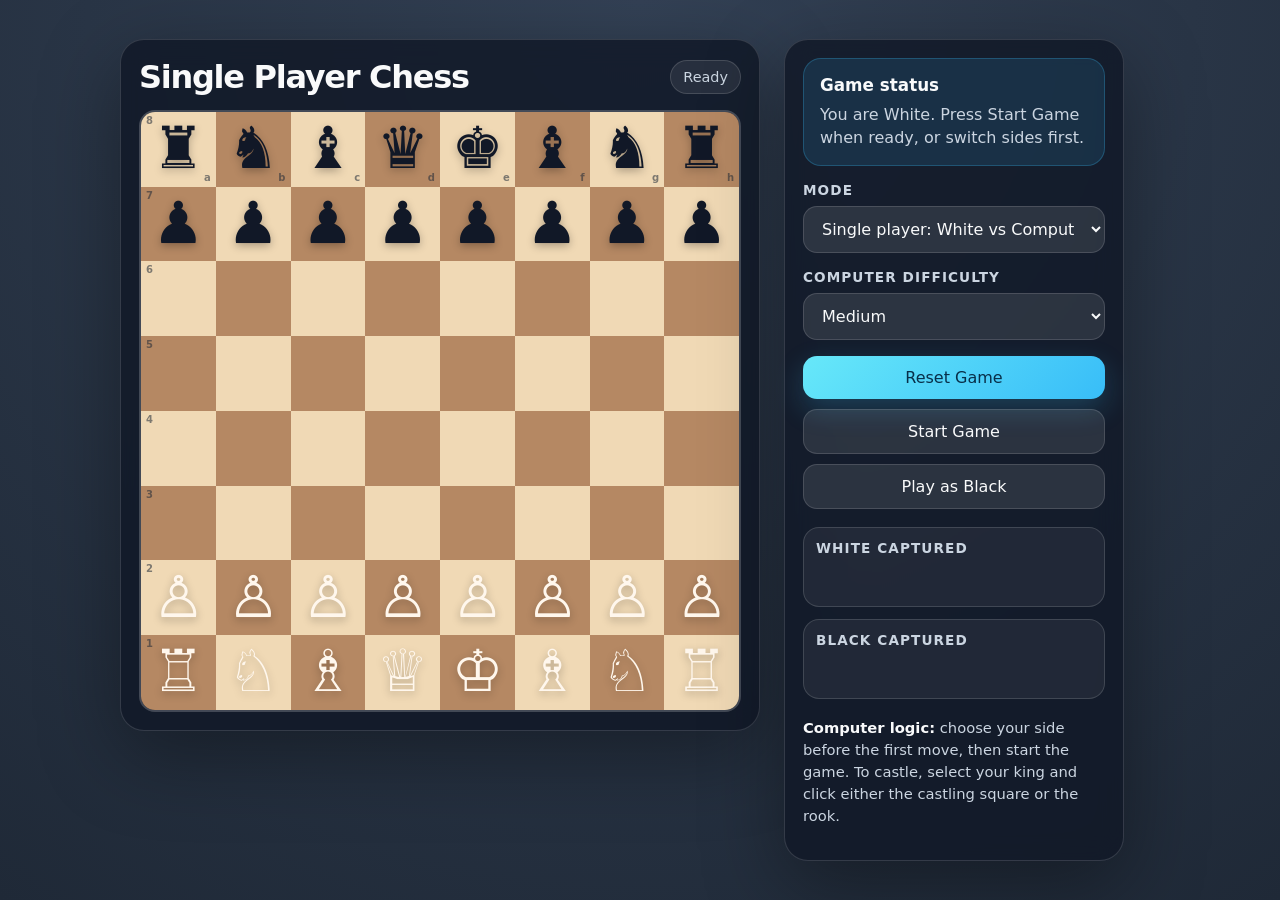
<file: Chess/index.html>
<!DOCTYPE html>
<html lang="en">
<head>
  <meta charset="UTF-8" />
  <meta name="viewport" content="width=device-width, initial-scale=1.0" />
  <title>Single Player Chess</title>
  <style>
    :root {
      --light: #f0d9b5;
      --dark: #b58863;
      --selected: #7fb069;
      --legal: rgba(40, 40, 40, 0.25);
      --capture: rgba(180, 40, 40, 0.45);
      --check: #e85d75;
      --bg: #1f2937;
      --panel: #111827;
      --text: #f9fafb;
      --muted: #cbd5e1;
      --accent: #38bdf8;
      --border: rgba(255,255,255,0.14);
    }

    * { box-sizing: border-box; }

    body {
      margin: 0;
      min-height: 100vh;
      display: flex;
      align-items: center;
      justify-content: center;
      background: radial-gradient(circle at top, #334155, var(--bg));
      color: var(--text);
      font-family: Inter, system-ui, -apple-system, BlinkMacSystemFont, "Segoe UI", sans-serif;
      padding: 24px;
    }

    .app {
      display: grid;
      grid-template-columns: minmax(300px, 640px) minmax(250px, 340px);
      gap: 24px;
      align-items: start;
      width: min(100%, 1040px);
    }

    .board-wrap, .side-panel {
      background: rgba(17, 24, 39, 0.82);
      border: 1px solid var(--border);
      box-shadow: 0 24px 80px rgba(0,0,0,0.36);
      border-radius: 24px;
      padding: 18px;
      backdrop-filter: blur(12px);
    }

    .topbar {
      display: flex;
      justify-content: space-between;
      align-items: center;
      gap: 16px;
      margin-bottom: 14px;
    }

    h1 {
      font-size: clamp(1.35rem, 3vw, 2rem);
      margin: 0;
      letter-spacing: -0.04em;
    }

    .badge {
      border: 1px solid var(--border);
      background: rgba(255,255,255,0.08);
      border-radius: 999px;
      padding: 8px 12px;
      font-size: 0.9rem;
      color: var(--muted);
      white-space: nowrap;
    }

    #board {
      width: 100%;
      aspect-ratio: 1 / 1;
      display: grid;
      grid-template-columns: repeat(8, 1fr);
      grid-template-rows: repeat(8, 1fr);
      border-radius: 16px;
      overflow: hidden;
      border: 2px solid rgba(255,255,255,0.2);
      user-select: none;
      touch-action: manipulation;
    }

    .square {
      position: relative;
      display: flex;
      align-items: center;
      justify-content: center;
      font-size: clamp(30px, 7.2vw, 58px);
      line-height: 1;
      cursor: pointer;
      transition: transform 120ms ease, filter 120ms ease, background 120ms ease;
    }

    .square.light { background: var(--light); }
    .square.dark { background: var(--dark); }
    .square:hover { filter: brightness(1.06); }
    .square.selected { background: var(--selected) !important; }

    .square.legal::after {
      content: "";
      width: 28%;
      height: 28%;
      border-radius: 999px;
      background: var(--legal);
      position: absolute;
    }

    .square.capture::after {
      content: "";
      width: 78%;
      height: 78%;
      border: 5px solid var(--capture);
      border-radius: 999px;
      position: absolute;
    }

    .square.check { background: var(--check) !important; }

    .piece {
      text-shadow: 0 3px 8px rgba(0,0,0,0.28);
      z-index: 1;
      transform: translateY(-1px);
    }

    .white-piece { color: #fff7ed; }
    .black-piece { color: #111827; }

    .coord {
      position: absolute;
      font-size: 10px;
      font-weight: 700;
      opacity: 0.55;
      color: #1f2937;
      pointer-events: none;
    }

    .file { right: 5px; bottom: 4px; }
    .rank { left: 5px; top: 4px; }

    .status {
      border-radius: 18px;
      background: rgba(56, 189, 248, 0.12);
      border: 1px solid rgba(56, 189, 248, 0.26);
      padding: 16px;
      margin-bottom: 16px;
    }

    .status-title {
      margin: 0 0 8px;
      font-weight: 800;
      font-size: 1.05rem;
    }

    #message {
      margin: 0;
      color: var(--muted);
      line-height: 1.45;
    }

    .controls {
      display: grid;
      gap: 10px;
      margin-bottom: 16px;
    }

    button, select {
      border-radius: 14px;
      padding: 12px 14px;
      font-weight: 800;
      font: inherit;
    }

    button {
      border: 0;
      cursor: pointer;
      color: #082f49;
      background: linear-gradient(135deg, #67e8f9, var(--accent));
      box-shadow: 0 10px 28px rgba(56, 189, 248, 0.22);
    }

    button.secondary {
      background: rgba(255,255,255,0.1);
      color: var(--text);
      box-shadow: none;
      border: 1px solid var(--border);
    }

    select {
      width: 100%;
      border: 1px solid var(--border);
      background: rgba(255,255,255,0.1);
      color: var(--text);
      outline: none;
    }

    option { color: #111827; }

    .settings {
      display: grid;
      gap: 8px;
      margin-bottom: 16px;
    }

    label {
      font-size: 0.85rem;
      text-transform: uppercase;
      letter-spacing: 0.08em;
      color: var(--muted);
      font-weight: 800;
    }

    .captured {
      display: grid;
      gap: 12px;
      margin-top: 18px;
    }

    .captured-box {
      border: 1px solid var(--border);
      background: rgba(255,255,255,0.06);
      border-radius: 16px;
      padding: 12px;
      min-height: 76px;
    }

    .captured-box h2 {
      margin: 0 0 8px;
      font-size: 0.85rem;
      text-transform: uppercase;
      letter-spacing: 0.08em;
      color: var(--muted);
    }

    .captured-pieces {
      min-height: 30px;
      font-size: 24px;
      letter-spacing: 2px;
      word-break: break-word;
    }

    .rules {
      margin-top: 18px;
      color: var(--muted);
      font-size: 0.92rem;
      line-height: 1.5;
    }

    .rules strong { color: var(--text); }

    @media (max-width: 820px) {
      body { padding: 14px; align-items: start; }
      .app { grid-template-columns: 1fr; }
    }
  </style>
</head>
<body>
  <main class="app">
    <section class="board-wrap" aria-label="Chess board area">
      <div class="topbar">
        <h1>Single Player Chess</h1>
        <div class="badge" id="turnBadge">White to move</div>
      </div>
      <div id="board" aria-label="Chess board"></div>
    </section>

    <aside class="side-panel">
      <div class="status">
        <p class="status-title">Game status</p>
        <p id="message">You are White. Select a piece, then choose a highlighted square.</p>
      </div>

      <div class="settings">
        <label for="modeSelect">Mode</label>
        <select id="modeSelect">
          <option value="computer">Single player: White vs Computer</option>
          <option value="two">Two players: local board</option>
        </select>
      </div>

      <div class="settings">
        <label for="difficultySelect">Computer difficulty</label>
        <select id="difficultySelect">
          <option value="1">Easy</option>
          <option value="2" selected>Medium</option>
          <option value="3">Hard</option>
        </select>
      </div>

      <div class="controls">
        <button id="resetBtn">Reset Game</button>
        <button id="startBtn" class="secondary">Start Game</button>
        <button id="sideBtn" class="secondary">Play as Black</button>
      </div>

      <div class="captured">
        <div class="captured-box">
          <h2>White captured</h2>
          <div id="capturedByWhite" class="captured-pieces"></div>
        </div>
        <div class="captured-box">
          <h2>Black captured</h2>
          <div id="capturedByBlack" class="captured-pieces"></div>
        </div>
      </div>

      <p class="rules">
        <strong>Computer logic:</strong> choose your side before the first move, then start the game. To castle, select your king and click either the castling square or the rook.
      </p>
    </aside>
  </main>

  <script>
    const boardEl = document.getElementById('board');
    const messageEl = document.getElementById('message');
    const turnBadgeEl = document.getElementById('turnBadge');
    const resetBtn = document.getElementById('resetBtn');
    const sideBtn = document.getElementById('sideBtn');
    const startBtn = document.getElementById('startBtn');
    const modeSelect = document.getElementById('modeSelect');
    const difficultySelect = document.getElementById('difficultySelect');
    const capturedByWhiteEl = document.getElementById('capturedByWhite');
    const capturedByBlackEl = document.getElementById('capturedByBlack');

    const PIECES = {
      white: { king: '♔', queen: '♕', rook: '♖', bishop: '♗', knight: '♘', pawn: '♙' },
      black: { king: '♚', queen: '♛', rook: '♜', bishop: '♝', knight: '♞', pawn: '♟' }
    };

    const VALUES = { pawn: 100, knight: 320, bishop: 330, rook: 500, queen: 900, king: 20000 };
    const FILES = ['a', 'b', 'c', 'd', 'e', 'f', 'g', 'h'];
    let humanColor = 'white';
    let aiColor = 'black';

    let board, currentPlayer, selected, legalMoves, flipped, gameOver, captured, enPassantTarget, aiThinking, moveCount, gameStarted;

    function createInitialBoard() {
      const empty = Array.from({ length: 8 }, () => Array(8).fill(null));
      const backRank = ['rook', 'knight', 'bishop', 'queen', 'king', 'bishop', 'knight', 'rook'];
      for (let c = 0; c < 8; c++) {
        empty[0][c] = { color: 'black', type: backRank[c], hasMoved: false };
        empty[1][c] = { color: 'black', type: 'pawn', hasMoved: false };
        empty[6][c] = { color: 'white', type: 'pawn', hasMoved: false };
        empty[7][c] = { color: 'white', type: backRank[c], hasMoved: false };
      }
      return empty;
    }

    function resetGame() {
      board = createInitialBoard();
      currentPlayer = 'white';
      selected = null;
      legalMoves = [];
      flipped = false;
      gameOver = false;
      aiThinking = false;
      moveCount = 0;
      gameStarted = false;
      captured = { white: [], black: [] };
      enPassantTarget = null;
      flipped = isSinglePlayer() && humanColor === 'black';
      render();
      if (isSinglePlayer()) {
        setMessage(humanColor === 'black'
          ? 'You are Black. Press Start Game when ready, or switch back to White first.'
          : 'You are White. Press Start Game when ready, or switch sides first.');
      } else {
        gameStarted = true;
        setMessage('White moves first. Select a piece, then choose a highlighted square.');
      }
    }

    function isSinglePlayer() { return modeSelect.value === 'computer'; }
    function syncSides() {
      aiColor = opponent(humanColor);
      flipped = isSinglePlayer() && humanColor === 'black';
    }
    function cloneBoard(source) { return source.map(row => row.map(piece => piece ? { ...piece } : null)); }
    function inBounds(r, c) { return r >= 0 && r < 8 && c >= 0 && c < 8; }
    function opponent(color) { return color === 'white' ? 'black' : 'white'; }
    function coord(r, c) { return FILES[c] + (8 - r); }
    function capitalize(word) { return word.charAt(0).toUpperCase() + word.slice(1); }
    function setMessage(text) { messageEl.textContent = text; }

    function render() {
      boardEl.innerHTML = '';
      const rows = flipped ? [...Array(8).keys()].reverse() : [...Array(8).keys()];
      const cols = flipped ? [...Array(8).keys()].reverse() : [...Array(8).keys()];

      for (const r of rows) {
        for (const c of cols) {
          const square = document.createElement('div');
          square.className = `square ${(r + c) % 2 === 0 ? 'light' : 'dark'}`;
          square.dataset.r = r;
          square.dataset.c = c;

          const isSelected = selected && selected.r === r && selected.c === c;
          const matchingMove = legalMoves.find(m => m.r === r && m.c === c);
          const matchingCastleRook = selected && board[selected.r][selected.c]?.type === 'king' && legalMoves.some(m =>
            m.castle && m.r === r && ((m.c === 6 && c === 7) || (m.c === 2 && c === 0))
          );
          const kingInCheck = board[r][c]?.type === 'king' && board[r][c]?.color === currentPlayer && isInCheck(currentPlayer, board);

          if (isSelected) square.classList.add('selected');
          if (matchingMove) square.classList.add(board[r][c] || matchingMove.enPassant ? 'capture' : 'legal');
          if (matchingCastleRook) square.classList.add('legal');
          if (kingInCheck && !gameOver) square.classList.add('check');

          const piece = board[r][c];
          if (piece) {
            const pieceSpan = document.createElement('span');
            pieceSpan.className = `piece ${piece.color}-piece`;
            pieceSpan.textContent = PIECES[piece.color][piece.type];
            square.appendChild(pieceSpan);
          }

          if ((flipped ? r === 7 : r === 0)) {
            const file = document.createElement('span');
            file.className = 'coord file';
            file.textContent = FILES[c];
            square.appendChild(file);
          }
          if ((flipped ? c === 7 : c === 0)) {
            const rank = document.createElement('span');
            rank.className = 'coord rank';
            rank.textContent = 8 - r;
            square.appendChild(rank);
          }

          square.addEventListener('click', onSquareClick);
          boardEl.appendChild(square);
        }
      }

      turnBadgeEl.textContent = gameOver ? 'Game over' : !gameStarted && isSinglePlayer() ? 'Ready' : aiThinking ? 'Computer thinking...' : `${capitalize(currentPlayer)} to move`;
      sideBtn.textContent = humanColor === 'white' ? 'Play as Black' : 'Play as White';
      sideBtn.disabled = gameStarted || aiThinking || !isSinglePlayer();
      sideBtn.style.opacity = sideBtn.disabled ? '0.55' : '1';
      sideBtn.style.cursor = sideBtn.disabled ? 'not-allowed' : 'pointer';
      startBtn.disabled = gameStarted || aiThinking || !isSinglePlayer();
      startBtn.style.opacity = startBtn.disabled ? '0.55' : '1';
      startBtn.style.cursor = startBtn.disabled ? 'not-allowed' : 'pointer';
      capturedByWhiteEl.textContent = captured.white.map(p => PIECES[p.color][p.type]).join(' ');
      capturedByBlackEl.textContent = captured.black.map(p => PIECES[p.color][p.type]).join(' ');
    }

    function onSquareClick(event) {
      if (gameOver || aiThinking) return;
      if (isSinglePlayer() && !gameStarted) {
        setMessage('Press Start Game before moving.');
        return;
      }
      if (isSinglePlayer() && currentPlayer === aiColor) return;

      const square = event.currentTarget;
      const r = Number(square.dataset.r);
      const c = Number(square.dataset.c);
      const piece = board[r][c];

      if (selected) {
        let move = legalMoves.find(m => m.r === r && m.c === c);
        const selectedPiece = board[selected.r][selected.c];
        if (!move && selectedPiece?.type === 'king' && piece?.type === 'rook' && piece.color === selectedPiece.color) {
          const castleCol = c === 7 ? 6 : c === 0 ? 2 : null;
          if (castleCol !== null) move = legalMoves.find(m => m.castle && m.r === selected.r && m.c === castleCol);
        }
        if (move) {
          makeMove(selected.r, selected.c, move, true);
          selected = null;
          legalMoves = [];
          afterMove();
          render();
          maybeComputerMove();
          return;
        }
      }

      if (piece && piece.color === currentPlayer) {
        selected = { r, c };
        legalMoves = getLegalMoves(r, c, board, currentPlayer, enPassantTarget);
        if (piece.type === 'king') {
          const castleMoves = legalMoves.filter(m => m.castle);
          if (castleMoves.length) {
            const sides = castleMoves.map(m => m.c === 6 ? 'kingside' : 'queenside').join(' or ');
            setMessage(`${capitalize(currentPlayer)} selected king on ${coord(r, c)}. Castling is available ${sides}; click the highlighted square or rook.`);
          } else {
            setMessage(`${capitalize(currentPlayer)} selected king on ${coord(r, c)}. Castling is not currently legal: the path must be clear, the king and rook must be unmoved, and the king cannot castle through check.`);
          }
        } else {
          setMessage(`${capitalize(currentPlayer)} selected ${piece.type} on ${coord(r, c)}.`);
        }
      } else {
        selected = null;
        legalMoves = [];
        setMessage(`${capitalize(currentPlayer)} to move. Choose one of your own pieces.`);
      }
      render();
    }

    function makeMove(fromR, fromC, move, trackCaptured = true) {
      const piece = board[fromR][fromC];
      gameStarted = true;
      moveCount++;
      const target = board[move.r][move.c];
      const previousEnPassant = enPassantTarget;

      if (trackCaptured && target) captured[currentPlayer].push(target);

      board[move.r][move.c] = piece;
      board[fromR][fromC] = null;

      if (move.enPassant && previousEnPassant) {
        const capturedPawnRow = currentPlayer === 'white' ? move.r + 1 : move.r - 1;
        const capturedPawn = board[capturedPawnRow][move.c];
        if (trackCaptured && capturedPawn) captured[currentPlayer].push(capturedPawn);
        board[capturedPawnRow][move.c] = null;
      }

      if (move.castle) {
        if (move.c === 6) {
          board[move.r][5] = board[move.r][7];
          board[move.r][7] = null;
          board[move.r][5].hasMoved = true;
        } else if (move.c === 2) {
          board[move.r][3] = board[move.r][0];
          board[move.r][0] = null;
          board[move.r][3].hasMoved = true;
        }
      }

      piece.hasMoved = true;

      if (piece.type === 'pawn' && Math.abs(move.r - fromR) === 2) {
        enPassantTarget = { r: (move.r + fromR) / 2, c: fromC, pawnR: move.r, color: currentPlayer };
      } else {
        enPassantTarget = null;
      }

      if (piece.type === 'pawn' && (move.r === 0 || move.r === 7)) {
        if (currentPlayer === aiColor) {
          piece.type = 'queen';
        } else {
          const choice = prompt('Promote pawn to queen, rook, bishop, or knight:', 'queen');
          const valid = ['queen', 'rook', 'bishop', 'knight'];
          piece.type = valid.includes((choice || '').toLowerCase()) ? choice.toLowerCase() : 'queen';
        }
      }
    }

    function afterMove() {
      currentPlayer = opponent(currentPlayer);
      const inCheck = isInCheck(currentPlayer, board);
      const hasMoves = playerHasLegalMoves(currentPlayer, board, enPassantTarget);

      if (inCheck && !hasMoves) {
        gameOver = true;
        setMessage(`Checkmate! ${capitalize(opponent(currentPlayer))} wins.`);
      } else if (!inCheck && !hasMoves) {
        gameOver = true;
        setMessage('Stalemate! The game is a draw.');
      } else if (inCheck) {
        setMessage(`${capitalize(currentPlayer)} is in check.`);
      } else {
        setMessage(isSinglePlayer() && currentPlayer === aiColor ? 'Computer is thinking...' : `${capitalize(currentPlayer)} to move.`);
      }
    }

    function maybeComputerMove() {
      if (!isSinglePlayer() || !gameStarted || gameOver || currentPlayer !== aiColor) return;
      aiThinking = true;
      render();
      setTimeout(() => {
        const depth = Number(difficultySelect.value);
        const chosen = chooseComputerMove(depth);
        if (chosen) {
          makeMove(chosen.fromR, chosen.fromC, chosen.move, true);
          afterMove();
        }
        aiThinking = false;
        render();
      }, 250);
    }

    function chooseComputerMove(depth) {
      const moves = getAllLegalMoves(aiColor, board, enPassantTarget);
      if (!moves.length) return null;

      let bestScore = -Infinity;
      let bestMoves = [];

      for (const candidate of shuffle(moves)) {
        const state = simulateState(board, enPassantTarget, candidate.fromR, candidate.fromC, candidate.move, aiColor);
        const score = minimax(state.board, state.enPassant, depth - 1, -Infinity, Infinity, false);
        if (score > bestScore) {
          bestScore = score;
          bestMoves = [candidate];
        } else if (score === bestScore) {
          bestMoves.push(candidate);
        }
      }
      return bestMoves[Math.floor(Math.random() * bestMoves.length)];
    }

    function minimax(simBoard, simEnPassant, depth, alpha, beta, maximizing) {
      const color = maximizing ? aiColor : humanColor;
      const legal = getAllLegalMoves(color, simBoard, simEnPassant);
      const inCheck = isInCheck(color, simBoard);

      if (depth === 0 || legal.length === 0) {
        if (legal.length === 0) {
          if (inCheck) return maximizing ? -999999 : 999999;
          return 0;
        }
        return evaluateBoard(simBoard, simEnPassant);
      }

      if (maximizing) {
        let value = -Infinity;
        for (const candidate of orderMoves(legal, simBoard)) {
          const state = simulateState(simBoard, simEnPassant, candidate.fromR, candidate.fromC, candidate.move, aiColor);
          value = Math.max(value, minimax(state.board, state.enPassant, depth - 1, alpha, beta, false));
          alpha = Math.max(alpha, value);
          if (alpha >= beta) break;
        }
        return value;
      } else {
        let value = Infinity;
        for (const candidate of orderMoves(legal, simBoard)) {
          const state = simulateState(simBoard, simEnPassant, candidate.fromR, candidate.fromC, candidate.move, humanColor);
          value = Math.min(value, minimax(state.board, state.enPassant, depth - 1, alpha, beta, true));
          beta = Math.min(beta, value);
          if (alpha >= beta) break;
        }
        return value;
      }
    }

    function evaluateBoard(simBoard, simEnPassant) {
      let score = 0;
      for (let r = 0; r < 8; r++) {
        for (let c = 0; c < 8; c++) {
          const piece = simBoard[r][c];
          if (!piece) continue;
          let value = VALUES[piece.type] + positionalBonus(piece, r, c);
          score += piece.color === aiColor ? value : -value;
        }
      }

      score += getAllLegalMoves(aiColor, simBoard, simEnPassant).length * 3;
      score -= getAllLegalMoves(humanColor, simBoard, simEnPassant).length * 3;
      if (isInCheck(humanColor, simBoard)) score += 35;
      if (isInCheck(aiColor, simBoard)) score -= 45;
      return score;
    }

    function positionalBonus(piece, r, c) {
      const centerDistance = Math.abs(3.5 - r) + Math.abs(3.5 - c);
      let bonus = Math.round((7 - centerDistance) * 4);

      if (piece.type === 'pawn') {
        const advancement = piece.color === 'black' ? r : 7 - r;
        bonus += advancement * 8;
      }
      if (piece.type === 'knight' || piece.type === 'bishop') bonus += Math.max(0, 14 - centerDistance * 4);
      if (piece.type === 'king') {
        const earlyGamePieces = countPieces(board) > 18;
        bonus += earlyGamePieces ? (piece.color === 'black' ? (r === 0 ? 20 : -20) : (r === 7 ? 20 : -20)) : Math.round((7 - centerDistance) * 6);
      }
      return bonus;
    }

    function orderMoves(moves, simBoard) {
      return [...moves].sort((a, b) => movePriority(b, simBoard) - movePriority(a, simBoard));
    }

    function movePriority(candidate, simBoard) {
      const target = simBoard[candidate.move.r][candidate.move.c];
      const mover = simBoard[candidate.fromR][candidate.fromC];
      let priority = 0;
      if (target) priority += VALUES[target.type] - VALUES[mover.type] / 10;
      if (candidate.move.promotion) priority += 800;
      if (candidate.move.castle) priority += 50;
      return priority;
    }

    function shuffle(array) {
      const copy = [...array];
      for (let i = copy.length - 1; i > 0; i--) {
        const j = Math.floor(Math.random() * (i + 1));
        [copy[i], copy[j]] = [copy[j], copy[i]];
      }
      return copy;
    }

    function countPieces(simBoard) {
      let total = 0;
      for (const row of simBoard) for (const piece of row) if (piece) total++;
      return total;
    }

    function playerHasLegalMoves(color, currentBoard, ep) {
      return getAllLegalMoves(color, currentBoard, ep).length > 0;
    }

    function getAllLegalMoves(color, currentBoard, ep) {
      const moves = [];
      for (let r = 0; r < 8; r++) {
        for (let c = 0; c < 8; c++) {
          if (currentBoard[r][c]?.color === color) {
            for (const move of getLegalMoves(r, c, currentBoard, color, ep)) {
              moves.push({ fromR: r, fromC: c, move });
            }
          }
        }
      }
      return moves;
    }

    function getLegalMoves(r, c, currentBoard, color, ep) {
      const pseudo = getPseudoMoves(r, c, currentBoard, ep, true);
      return pseudo.filter(move => {
        const simulation = cloneBoard(currentBoard);
        applyMoveToBoard(simulation, r, c, move);
        return !isInCheck(color, simulation);
      });
    }

    function applyMoveToBoard(targetBoard, fromR, fromC, move) {
      const moving = targetBoard[fromR][fromC];
      targetBoard[move.r][move.c] = moving;
      targetBoard[fromR][fromC] = null;
      if (moving) moving.hasMoved = true;

      if (move.enPassant) {
        const capturedPawnRow = moving.color === 'white' ? move.r + 1 : move.r - 1;
        targetBoard[capturedPawnRow][move.c] = null;
      }

      if (move.castle) {
        if (move.c === 6) {
          targetBoard[move.r][5] = targetBoard[move.r][7];
          targetBoard[move.r][7] = null;
        } else if (move.c === 2) {
          targetBoard[move.r][3] = targetBoard[move.r][0];
          targetBoard[move.r][0] = null;
        }
      }

      if (moving?.type === 'pawn' && (move.r === 0 || move.r === 7)) moving.type = 'queen';
    }

    function simulateState(sourceBoard, sourceEp, fromR, fromC, move, moverColor) {
      const sim = cloneBoard(sourceBoard);
      const moving = sim[fromR][fromC];
      sim[move.r][move.c] = moving;
      sim[fromR][fromC] = null;

      if (move.enPassant) {
        const capturedPawnRow = moverColor === 'white' ? move.r + 1 : move.r - 1;
        sim[capturedPawnRow][move.c] = null;
      }

      if (move.castle) {
        if (move.c === 6) {
          sim[move.r][5] = sim[move.r][7];
          sim[move.r][7] = null;
          if (sim[move.r][5]) sim[move.r][5].hasMoved = true;
        } else if (move.c === 2) {
          sim[move.r][3] = sim[move.r][0];
          sim[move.r][0] = null;
          if (sim[move.r][3]) sim[move.r][3].hasMoved = true;
        }
      }

      if (moving) moving.hasMoved = true;
      if (moving?.type === 'pawn' && (move.r === 0 || move.r === 7)) moving.type = 'queen';

      let nextEp = null;
      if (moving?.type === 'pawn' && Math.abs(move.r - fromR) === 2) {
        nextEp = { r: (move.r + fromR) / 2, c: fromC, pawnR: move.r, color: moverColor };
      }
      return { board: sim, enPassant: nextEp };
    }

    function getPseudoMoves(r, c, currentBoard, ep, includeCastling = false) {
      const piece = currentBoard[r][c];
      if (!piece) return [];

      const moves = [];
      const push = (nr, nc, extra = {}) => {
        if (!inBounds(nr, nc)) return;
        const target = currentBoard[nr][nc];
        if (!target || target.color !== piece.color) moves.push({ r: nr, c: nc, ...extra });
      };

      if (piece.type === 'pawn') {
        const dir = piece.color === 'white' ? -1 : 1;
        const startRow = piece.color === 'white' ? 6 : 1;
        const oneStep = r + dir;

        if (inBounds(oneStep, c) && !currentBoard[oneStep][c]) {
          moves.push({ r: oneStep, c, promotion: oneStep === 0 || oneStep === 7 });
          const twoStep = r + dir * 2;
          if (r === startRow && !currentBoard[twoStep][c]) moves.push({ r: twoStep, c });
        }

        for (const dc of [-1, 1]) {
          const nr = r + dir;
          const nc = c + dc;
          if (!inBounds(nr, nc)) continue;
          const target = currentBoard[nr][nc];
          if (target && target.color !== piece.color) moves.push({ r: nr, c: nc, promotion: nr === 0 || nr === 7 });
          if (ep && ep.r === nr && ep.c === nc && ep.color !== piece.color) moves.push({ r: nr, c: nc, enPassant: true });
        }
      }

      if (piece.type === 'knight') {
        for (const [dr, dc] of [[-2,-1],[-2,1],[-1,-2],[-1,2],[1,-2],[1,2],[2,-1],[2,1]]) push(r + dr, c + dc);
      }

      if (['bishop', 'rook', 'queen'].includes(piece.type)) {
        const dirs = [];
        if (['bishop', 'queen'].includes(piece.type)) dirs.push([-1,-1], [-1,1], [1,-1], [1,1]);
        if (['rook', 'queen'].includes(piece.type)) dirs.push([-1,0], [1,0], [0,-1], [0,1]);

        for (const [dr, dc] of dirs) {
          let nr = r + dr, nc = c + dc;
          while (inBounds(nr, nc)) {
            const target = currentBoard[nr][nc];
            if (!target) moves.push({ r: nr, c: nc });
            else {
              if (target.color !== piece.color) moves.push({ r: nr, c: nc });
              break;
            }
            nr += dr;
            nc += dc;
          }
        }
      }

      if (piece.type === 'king') {
        for (let dr = -1; dr <= 1; dr++) {
          for (let dc = -1; dc <= 1; dc++) if (dr || dc) push(r + dr, c + dc);
        }

        if (includeCastling && !piece.hasMoved && !isInCheck(piece.color, currentBoard)) {
          const homeRow = piece.color === 'white' ? 7 : 0;
          if (r === homeRow && c === 4) {
            const kingSideRook = currentBoard[homeRow][7];
            if (kingSideRook?.type === 'rook' && kingSideRook.color === piece.color && !kingSideRook.hasMoved &&
                !currentBoard[homeRow][5] && !currentBoard[homeRow][6] &&
                !isSquareAttacked(homeRow, 5, opponent(piece.color), currentBoard) &&
                !isSquareAttacked(homeRow, 6, opponent(piece.color), currentBoard)) moves.push({ r: homeRow, c: 6, castle: true });

            const queenSideRook = currentBoard[homeRow][0];
            if (queenSideRook?.type === 'rook' && queenSideRook.color === piece.color && !queenSideRook.hasMoved &&
                !currentBoard[homeRow][1] && !currentBoard[homeRow][2] && !currentBoard[homeRow][3] &&
                !isSquareAttacked(homeRow, 3, opponent(piece.color), currentBoard) &&
                !isSquareAttacked(homeRow, 2, opponent(piece.color), currentBoard)) moves.push({ r: homeRow, c: 2, castle: true });
          }
        }
      }

      return moves;
    }

    function isInCheck(color, currentBoard) {
      const king = findKing(color, currentBoard);
      if (!king) return false;
      return isSquareAttacked(king.r, king.c, opponent(color), currentBoard);
    }

    function findKing(color, currentBoard) {
      for (let r = 0; r < 8; r++) {
        for (let c = 0; c < 8; c++) {
          const piece = currentBoard[r][c];
          if (piece?.color === color && piece.type === 'king') return { r, c };
        }
      }
      return null;
    }

    function isSquareAttacked(r, c, byColor, currentBoard) {
      for (let sr = 0; sr < 8; sr++) {
        for (let sc = 0; sc < 8; sc++) {
          const piece = currentBoard[sr][sc];
          if (!piece || piece.color !== byColor) continue;

          if (piece.type === 'pawn') {
            const dir = piece.color === 'white' ? -1 : 1;
            if (sr + dir === r && Math.abs(sc - c) === 1) return true;
            continue;
          }

          const attacks = getPseudoMoves(sr, sc, currentBoard, null, false);
          if (attacks.some(m => m.r === r && m.c === c)) return true;
        }
      }
      return false;
    }

    resetBtn.addEventListener('click', resetGame);
    startBtn.addEventListener('click', () => {
      if (gameStarted || aiThinking || !isSinglePlayer()) return;
      gameStarted = true;
      render();
      if (humanColor === 'black') {
        setMessage('Computer is thinking...');
        maybeComputerMove();
      } else {
        setMessage('You are White. Select a piece, then choose a highlighted square.');
      }
    });
    sideBtn.addEventListener('click', () => {
      if (gameStarted || aiThinking || !isSinglePlayer()) return;
      humanColor = humanColor === 'white' ? 'black' : 'white';
      syncSides();
      resetGame();
    });
    modeSelect.addEventListener('change', () => {
      if (!isSinglePlayer()) humanColor = 'white';
      syncSides();
      resetGame();
    });
    difficultySelect.addEventListener('change', () => {
      if (!gameOver) setMessage(`Difficulty set to ${difficultySelect.options[difficultySelect.selectedIndex].text}.`);
    });

    resetGame();
  </script>
</body>
</html>
</file>
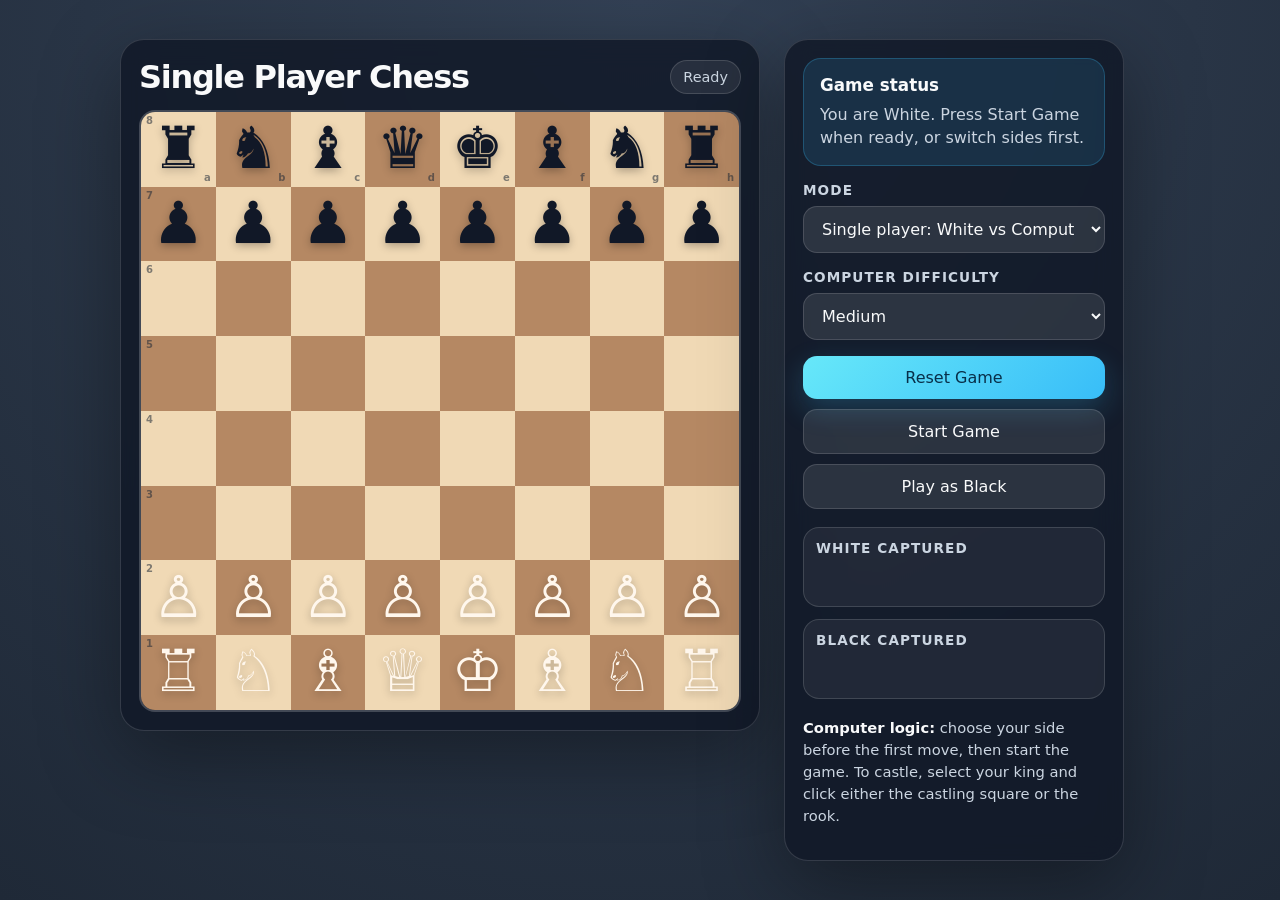
<file: chess/index.html>
<!DOCTYPE html>
<html lang="en">
<head>
  <meta charset="UTF-8" />
  <meta name="viewport" content="width=device-width, initial-scale=1.0" />
  <title>Single Player Chess</title>
  <link rel="icon" href="/logo.svg" type="image/svg+xml" />
  <style>
    :root {
      --light: #f0d9b5;
      --dark: #b58863;
      --selected: #7fb069;
      --legal: rgba(40, 40, 40, 0.25);
      --capture: rgba(180, 40, 40, 0.45);
      --check: #e85d75;
      --bg: #1f2937;
      --panel: #111827;
      --text: #f9fafb;
      --muted: #cbd5e1;
      --accent: #38bdf8;
      --border: rgba(255,255,255,0.14);
    }

    * { box-sizing: border-box; }

    body {
      margin: 0;
      min-height: 100vh;
      display: flex;
      align-items: center;
      justify-content: center;
      background: radial-gradient(circle at top, #334155, var(--bg));
      color: var(--text);
      font-family: Inter, system-ui, -apple-system, BlinkMacSystemFont, "Segoe UI", sans-serif;
      padding: 24px;
    }

    .app {
      display: grid;
      grid-template-columns: minmax(300px, 640px) minmax(250px, 340px);
      gap: 24px;
      align-items: start;
      width: min(100%, 1040px);
    }

    .board-wrap, .side-panel {
      background: rgba(17, 24, 39, 0.82);
      border: 1px solid var(--border);
      box-shadow: 0 24px 80px rgba(0,0,0,0.36);
      border-radius: 24px;
      padding: 18px;
      backdrop-filter: blur(12px);
    }

    .topbar {
      display: flex;
      justify-content: space-between;
      align-items: center;
      gap: 16px;
      margin-bottom: 14px;
    }

    h1 {
      font-size: clamp(1.35rem, 3vw, 2rem);
      margin: 0;
      letter-spacing: -0.04em;
    }

    .badge {
      border: 1px solid var(--border);
      background: rgba(255,255,255,0.08);
      border-radius: 999px;
      padding: 8px 12px;
      font-size: 0.9rem;
      color: var(--muted);
      white-space: nowrap;
    }

    #board {
      width: 100%;
      aspect-ratio: 1 / 1;
      display: grid;
      grid-template-columns: repeat(8, 1fr);
      grid-template-rows: repeat(8, 1fr);
      border-radius: 16px;
      overflow: hidden;
      border: 2px solid rgba(255,255,255,0.2);
      user-select: none;
      touch-action: manipulation;
    }

    .square {
      position: relative;
      display: flex;
      align-items: center;
      justify-content: center;
      font-size: clamp(30px, 7.2vw, 58px);
      line-height: 1;
      cursor: pointer;
      transition: transform 120ms ease, filter 120ms ease, background 120ms ease;
    }

    .square.light { background: var(--light); }
    .square.dark { background: var(--dark); }
    .square:hover { filter: brightness(1.06); }
    .square.selected { background: var(--selected) !important; }

    .square.legal::after {
      content: "";
      width: 28%;
      height: 28%;
      border-radius: 999px;
      background: var(--legal);
      position: absolute;
    }

    .square.capture::after {
      content: "";
      width: 78%;
      height: 78%;
      border: 5px solid var(--capture);
      border-radius: 999px;
      position: absolute;
    }

    .square.check { background: var(--check) !important; }

    .piece {
      text-shadow: 0 3px 8px rgba(0,0,0,0.28);
      z-index: 1;
      transform: translateY(-1px);
    }

    .white-piece { color: #fff7ed; }
    .black-piece { color: #111827; }

    .coord {
      position: absolute;
      font-size: 10px;
      font-weight: 700;
      opacity: 0.55;
      color: #1f2937;
      pointer-events: none;
    }

    .file { right: 5px; bottom: 4px; }
    .rank { left: 5px; top: 4px; }

    .status {
      border-radius: 18px;
      background: rgba(56, 189, 248, 0.12);
      border: 1px solid rgba(56, 189, 248, 0.26);
      padding: 16px;
      margin-bottom: 16px;
    }

    .status-title {
      margin: 0 0 8px;
      font-weight: 800;
      font-size: 1.05rem;
    }

    #message {
      margin: 0;
      color: var(--muted);
      line-height: 1.45;
    }

    .controls {
      display: grid;
      gap: 10px;
      margin-bottom: 16px;
    }

    button, select {
      border-radius: 14px;
      padding: 12px 14px;
      font-weight: 800;
      font: inherit;
    }

    button {
      border: 0;
      cursor: pointer;
      color: #082f49;
      background: linear-gradient(135deg, #67e8f9, var(--accent));
      box-shadow: 0 10px 28px rgba(56, 189, 248, 0.22);
    }

    button.secondary {
      background: rgba(255,255,255,0.1);
      color: var(--text);
      box-shadow: none;
      border: 1px solid var(--border);
    }

    select {
      width: 100%;
      border: 1px solid var(--border);
      background: rgba(255,255,255,0.1);
      color: var(--text);
      outline: none;
    }

    option { color: #111827; }

    .settings {
      display: grid;
      gap: 8px;
      margin-bottom: 16px;
    }

    label {
      font-size: 0.85rem;
      text-transform: uppercase;
      letter-spacing: 0.08em;
      color: var(--muted);
      font-weight: 800;
    }

    .captured {
      display: grid;
      gap: 12px;
      margin-top: 18px;
    }

    .captured-box {
      border: 1px solid var(--border);
      background: rgba(255,255,255,0.06);
      border-radius: 16px;
      padding: 12px;
      min-height: 76px;
    }

    .captured-box h2 {
      margin: 0 0 8px;
      font-size: 0.85rem;
      text-transform: uppercase;
      letter-spacing: 0.08em;
      color: var(--muted);
    }

    .captured-pieces {
      min-height: 30px;
      font-size: 24px;
      letter-spacing: 2px;
      word-break: break-word;
    }

    .rules {
      margin-top: 18px;
      color: var(--muted);
      font-size: 0.92rem;
      line-height: 1.5;
    }

    .rules strong { color: var(--text); }

    @media (max-width: 820px) {
      body { padding: 14px; align-items: start; }
      .app { grid-template-columns: 1fr; }
    }
  </style>
</head>
<body>
  <main class="app">
    <section class="board-wrap" aria-label="Chess board area">
      <div class="topbar">
        <h1>Single Player Chess</h1>
        <div class="badge" id="turnBadge">White to move</div>
      </div>
      <div id="board" aria-label="Chess board"></div>
    </section>

    <aside class="side-panel">
      <div class="status">
        <p class="status-title">Game status</p>
        <p id="message">You are White. Select a piece, then choose a highlighted square.</p>
      </div>

      <div class="settings">
        <label for="modeSelect">Mode</label>
        <select id="modeSelect">
          <option value="computer">Single player: White vs Computer</option>
          <option value="two">Two players: local board</option>
        </select>
      </div>

      <div class="settings">
        <label for="difficultySelect">Computer difficulty</label>
        <select id="difficultySelect">
          <option value="1">Easy</option>
          <option value="2" selected>Medium</option>
          <option value="3">Hard</option>
        </select>
      </div>

      <div class="controls">
        <button id="resetBtn">Reset Game</button>
        <button id="startBtn" class="secondary">Start Game</button>
        <button id="sideBtn" class="secondary">Play as Black</button>
      </div>

      <div class="captured">
        <div class="captured-box">
          <h2>White captured</h2>
          <div id="capturedByWhite" class="captured-pieces"></div>
        </div>
        <div class="captured-box">
          <h2>Black captured</h2>
          <div id="capturedByBlack" class="captured-pieces"></div>
        </div>
      </div>

      <p class="rules">
        <strong>Computer logic:</strong> choose your side before the first move, then start the game. To castle, select your king and click either the castling square or the rook.
      </p>
    </aside>
  </main>

  <script>
    const boardEl = document.getElementById('board');
    const messageEl = document.getElementById('message');
    const turnBadgeEl = document.getElementById('turnBadge');
    const resetBtn = document.getElementById('resetBtn');
    const sideBtn = document.getElementById('sideBtn');
    const startBtn = document.getElementById('startBtn');
    const modeSelect = document.getElementById('modeSelect');
    const difficultySelect = document.getElementById('difficultySelect');
    const capturedByWhiteEl = document.getElementById('capturedByWhite');
    const capturedByBlackEl = document.getElementById('capturedByBlack');

    const PIECES = {
      white: { king: '♔', queen: '♕', rook: '♖', bishop: '♗', knight: '♘', pawn: '♙' },
      black: { king: '♚', queen: '♛', rook: '♜', bishop: '♝', knight: '♞', pawn: '♟' }
    };

    const VALUES = { pawn: 100, knight: 320, bishop: 330, rook: 500, queen: 900, king: 20000 };
    const FILES = ['a', 'b', 'c', 'd', 'e', 'f', 'g', 'h'];
    let humanColor = 'white';
    let aiColor = 'black';

    let board, currentPlayer, selected, legalMoves, flipped, gameOver, captured, enPassantTarget, aiThinking, moveCount, gameStarted;

    function createInitialBoard() {
      const empty = Array.from({ length: 8 }, () => Array(8).fill(null));
      const backRank = ['rook', 'knight', 'bishop', 'queen', 'king', 'bishop', 'knight', 'rook'];
      for (let c = 0; c < 8; c++) {
        empty[0][c] = { color: 'black', type: backRank[c], hasMoved: false };
        empty[1][c] = { color: 'black', type: 'pawn', hasMoved: false };
        empty[6][c] = { color: 'white', type: 'pawn', hasMoved: false };
        empty[7][c] = { color: 'white', type: backRank[c], hasMoved: false };
      }
      return empty;
    }

    function resetGame() {
      board = createInitialBoard();
      currentPlayer = 'white';
      selected = null;
      legalMoves = [];
      flipped = false;
      gameOver = false;
      aiThinking = false;
      moveCount = 0;
      gameStarted = false;
      captured = { white: [], black: [] };
      enPassantTarget = null;
      flipped = isSinglePlayer() && humanColor === 'black';
      render();
      if (isSinglePlayer()) {
        setMessage(humanColor === 'black'
          ? 'You are Black. Press Start Game when ready, or switch back to White first.'
          : 'You are White. Press Start Game when ready, or switch sides first.');
      } else {
        gameStarted = true;
        setMessage('White moves first. Select a piece, then choose a highlighted square.');
      }
    }

    function isSinglePlayer() { return modeSelect.value === 'computer'; }
    function syncSides() {
      aiColor = opponent(humanColor);
      flipped = isSinglePlayer() && humanColor === 'black';
    }
    function cloneBoard(source) { return source.map(row => row.map(piece => piece ? { ...piece } : null)); }
    function inBounds(r, c) { return r >= 0 && r < 8 && c >= 0 && c < 8; }
    function opponent(color) { return color === 'white' ? 'black' : 'white'; }
    function coord(r, c) { return FILES[c] + (8 - r); }
    function capitalize(word) { return word.charAt(0).toUpperCase() + word.slice(1); }
    function setMessage(text) { messageEl.textContent = text; }

    function render() {
      boardEl.innerHTML = '';
      const rows = flipped ? [...Array(8).keys()].reverse() : [...Array(8).keys()];
      const cols = flipped ? [...Array(8).keys()].reverse() : [...Array(8).keys()];

      for (const r of rows) {
        for (const c of cols) {
          const square = document.createElement('div');
          square.className = `square ${(r + c) % 2 === 0 ? 'light' : 'dark'}`;
          square.dataset.r = r;
          square.dataset.c = c;

          const isSelected = selected && selected.r === r && selected.c === c;
          const matchingMove = legalMoves.find(m => m.r === r && m.c === c);
          const matchingCastleRook = selected && board[selected.r][selected.c]?.type === 'king' && legalMoves.some(m =>
            m.castle && m.r === r && ((m.c === 6 && c === 7) || (m.c === 2 && c === 0))
          );
          const kingInCheck = board[r][c]?.type === 'king' && board[r][c]?.color === currentPlayer && isInCheck(currentPlayer, board);

          if (isSelected) square.classList.add('selected');
          if (matchingMove) square.classList.add(board[r][c] || matchingMove.enPassant ? 'capture' : 'legal');
          if (matchingCastleRook) square.classList.add('legal');
          if (kingInCheck && !gameOver) square.classList.add('check');

          const piece = board[r][c];
          if (piece) {
            const pieceSpan = document.createElement('span');
            pieceSpan.className = `piece ${piece.color}-piece`;
            pieceSpan.textContent = PIECES[piece.color][piece.type];
            square.appendChild(pieceSpan);
          }

          if ((flipped ? r === 7 : r === 0)) {
            const file = document.createElement('span');
            file.className = 'coord file';
            file.textContent = FILES[c];
            square.appendChild(file);
          }
          if ((flipped ? c === 7 : c === 0)) {
            const rank = document.createElement('span');
            rank.className = 'coord rank';
            rank.textContent = 8 - r;
            square.appendChild(rank);
          }

          square.addEventListener('click', onSquareClick);
          boardEl.appendChild(square);
        }
      }

      turnBadgeEl.textContent = gameOver ? 'Game over' : !gameStarted && isSinglePlayer() ? 'Ready' : aiThinking ? 'Computer thinking...' : `${capitalize(currentPlayer)} to move`;
      sideBtn.textContent = humanColor === 'white' ? 'Play as Black' : 'Play as White';
      sideBtn.disabled = gameStarted || aiThinking || !isSinglePlayer();
      sideBtn.style.opacity = sideBtn.disabled ? '0.55' : '1';
      sideBtn.style.cursor = sideBtn.disabled ? 'not-allowed' : 'pointer';
      startBtn.disabled = gameStarted || aiThinking || !isSinglePlayer();
      startBtn.style.opacity = startBtn.disabled ? '0.55' : '1';
      startBtn.style.cursor = startBtn.disabled ? 'not-allowed' : 'pointer';
      capturedByWhiteEl.textContent = captured.white.map(p => PIECES[p.color][p.type]).join(' ');
      capturedByBlackEl.textContent = captured.black.map(p => PIECES[p.color][p.type]).join(' ');
    }

    function onSquareClick(event) {
      if (gameOver || aiThinking) return;
      if (isSinglePlayer() && !gameStarted) {
        setMessage('Press Start Game before moving.');
        return;
      }
      if (isSinglePlayer() && currentPlayer === aiColor) return;

      const square = event.currentTarget;
      const r = Number(square.dataset.r);
      const c = Number(square.dataset.c);
      const piece = board[r][c];

      if (selected) {
        let move = legalMoves.find(m => m.r === r && m.c === c);
        const selectedPiece = board[selected.r][selected.c];
        if (!move && selectedPiece?.type === 'king' && piece?.type === 'rook' && piece.color === selectedPiece.color) {
          const castleCol = c === 7 ? 6 : c === 0 ? 2 : null;
          if (castleCol !== null) move = legalMoves.find(m => m.castle && m.r === selected.r && m.c === castleCol);
        }
        if (move) {
          makeMove(selected.r, selected.c, move, true);
          selected = null;
          legalMoves = [];
          afterMove();
          render();
          maybeComputerMove();
          return;
        }
      }

      if (piece && piece.color === currentPlayer) {
        selected = { r, c };
        legalMoves = getLegalMoves(r, c, board, currentPlayer, enPassantTarget);
        if (piece.type === 'king') {
          const castleMoves = legalMoves.filter(m => m.castle);
          if (castleMoves.length) {
            const sides = castleMoves.map(m => m.c === 6 ? 'kingside' : 'queenside').join(' or ');
            setMessage(`${capitalize(currentPlayer)} selected king on ${coord(r, c)}. Castling is available ${sides}; click the highlighted square or rook.`);
          } else {
            setMessage(`${capitalize(currentPlayer)} selected king on ${coord(r, c)}. Castling is not currently legal: the path must be clear, the king and rook must be unmoved, and the king cannot castle through check.`);
          }
        } else {
          setMessage(`${capitalize(currentPlayer)} selected ${piece.type} on ${coord(r, c)}.`);
        }
      } else {
        selected = null;
        legalMoves = [];
        setMessage(`${capitalize(currentPlayer)} to move. Choose one of your own pieces.`);
      }
      render();
    }

    function makeMove(fromR, fromC, move, trackCaptured = true) {
      const piece = board[fromR][fromC];
      gameStarted = true;
      moveCount++;
      const target = board[move.r][move.c];
      const previousEnPassant = enPassantTarget;

      if (trackCaptured && target) captured[currentPlayer].push(target);

      board[move.r][move.c] = piece;
      board[fromR][fromC] = null;

      if (move.enPassant && previousEnPassant) {
        const capturedPawnRow = currentPlayer === 'white' ? move.r + 1 : move.r - 1;
        const capturedPawn = board[capturedPawnRow][move.c];
        if (trackCaptured && capturedPawn) captured[currentPlayer].push(capturedPawn);
        board[capturedPawnRow][move.c] = null;
      }

      if (move.castle) {
        if (move.c === 6) {
          board[move.r][5] = board[move.r][7];
          board[move.r][7] = null;
          board[move.r][5].hasMoved = true;
        } else if (move.c === 2) {
          board[move.r][3] = board[move.r][0];
          board[move.r][0] = null;
          board[move.r][3].hasMoved = true;
        }
      }

      piece.hasMoved = true;

      if (piece.type === 'pawn' && Math.abs(move.r - fromR) === 2) {
        enPassantTarget = { r: (move.r + fromR) / 2, c: fromC, pawnR: move.r, color: currentPlayer };
      } else {
        enPassantTarget = null;
      }

      if (piece.type === 'pawn' && (move.r === 0 || move.r === 7)) {
        if (currentPlayer === aiColor) {
          piece.type = 'queen';
        } else {
          const choice = prompt('Promote pawn to queen, rook, bishop, or knight:', 'queen');
          const valid = ['queen', 'rook', 'bishop', 'knight'];
          piece.type = valid.includes((choice || '').toLowerCase()) ? choice.toLowerCase() : 'queen';
        }
      }
    }

    function afterMove() {
      currentPlayer = opponent(currentPlayer);
      const inCheck = isInCheck(currentPlayer, board);
      const hasMoves = playerHasLegalMoves(currentPlayer, board, enPassantTarget);

      if (inCheck && !hasMoves) {
        gameOver = true;
        setMessage(`Checkmate! ${capitalize(opponent(currentPlayer))} wins.`);
      } else if (!inCheck && !hasMoves) {
        gameOver = true;
        setMessage('Stalemate! The game is a draw.');
      } else if (inCheck) {
        setMessage(`${capitalize(currentPlayer)} is in check.`);
      } else {
        setMessage(isSinglePlayer() && currentPlayer === aiColor ? 'Computer is thinking...' : `${capitalize(currentPlayer)} to move.`);
      }
    }

    function maybeComputerMove() {
      if (!isSinglePlayer() || !gameStarted || gameOver || currentPlayer !== aiColor) return;
      aiThinking = true;
      render();
      setTimeout(() => {
        const depth = Number(difficultySelect.value);
        const chosen = chooseComputerMove(depth);
        if (chosen) {
          makeMove(chosen.fromR, chosen.fromC, chosen.move, true);
          afterMove();
        }
        aiThinking = false;
        render();
      }, 250);
    }

    function chooseComputerMove(depth) {
      const moves = getAllLegalMoves(aiColor, board, enPassantTarget);
      if (!moves.length) return null;

      let bestScore = -Infinity;
      let bestMoves = [];

      for (const candidate of shuffle(moves)) {
        const state = simulateState(board, enPassantTarget, candidate.fromR, candidate.fromC, candidate.move, aiColor);
        const score = minimax(state.board, state.enPassant, depth - 1, -Infinity, Infinity, false);
        if (score > bestScore) {
          bestScore = score;
          bestMoves = [candidate];
        } else if (score === bestScore) {
          bestMoves.push(candidate);
        }
      }
      return bestMoves[Math.floor(Math.random() * bestMoves.length)];
    }

    function minimax(simBoard, simEnPassant, depth, alpha, beta, maximizing) {
      const color = maximizing ? aiColor : humanColor;
      const legal = getAllLegalMoves(color, simBoard, simEnPassant);
      const inCheck = isInCheck(color, simBoard);

      if (depth === 0 || legal.length === 0) {
        if (legal.length === 0) {
          if (inCheck) return maximizing ? -999999 : 999999;
          return 0;
        }
        return evaluateBoard(simBoard, simEnPassant);
      }

      if (maximizing) {
        let value = -Infinity;
        for (const candidate of orderMoves(legal, simBoard)) {
          const state = simulateState(simBoard, simEnPassant, candidate.fromR, candidate.fromC, candidate.move, aiColor);
          value = Math.max(value, minimax(state.board, state.enPassant, depth - 1, alpha, beta, false));
          alpha = Math.max(alpha, value);
          if (alpha >= beta) break;
        }
        return value;
      } else {
        let value = Infinity;
        for (const candidate of orderMoves(legal, simBoard)) {
          const state = simulateState(simBoard, simEnPassant, candidate.fromR, candidate.fromC, candidate.move, humanColor);
          value = Math.min(value, minimax(state.board, state.enPassant, depth - 1, alpha, beta, true));
          beta = Math.min(beta, value);
          if (alpha >= beta) break;
        }
        return value;
      }
    }

    function evaluateBoard(simBoard, simEnPassant) {
      let score = 0;
      for (let r = 0; r < 8; r++) {
        for (let c = 0; c < 8; c++) {
          const piece = simBoard[r][c];
          if (!piece) continue;
          let value = VALUES[piece.type] + positionalBonus(piece, r, c);
          score += piece.color === aiColor ? value : -value;
        }
      }

      score += getAllLegalMoves(aiColor, simBoard, simEnPassant).length * 3;
      score -= getAllLegalMoves(humanColor, simBoard, simEnPassant).length * 3;
      if (isInCheck(humanColor, simBoard)) score += 35;
      if (isInCheck(aiColor, simBoard)) score -= 45;
      return score;
    }

    function positionalBonus(piece, r, c) {
      const centerDistance = Math.abs(3.5 - r) + Math.abs(3.5 - c);
      let bonus = Math.round((7 - centerDistance) * 4);

      if (piece.type === 'pawn') {
        const advancement = piece.color === 'black' ? r : 7 - r;
        bonus += advancement * 8;
      }
      if (piece.type === 'knight' || piece.type === 'bishop') bonus += Math.max(0, 14 - centerDistance * 4);
      if (piece.type === 'king') {
        const earlyGamePieces = countPieces(board) > 18;
        bonus += earlyGamePieces ? (piece.color === 'black' ? (r === 0 ? 20 : -20) : (r === 7 ? 20 : -20)) : Math.round((7 - centerDistance) * 6);
      }
      return bonus;
    }

    function orderMoves(moves, simBoard) {
      return [...moves].sort((a, b) => movePriority(b, simBoard) - movePriority(a, simBoard));
    }

    function movePriority(candidate, simBoard) {
      const target = simBoard[candidate.move.r][candidate.move.c];
      const mover = simBoard[candidate.fromR][candidate.fromC];
      let priority = 0;
      if (target) priority += VALUES[target.type] - VALUES[mover.type] / 10;
      if (candidate.move.promotion) priority += 800;
      if (candidate.move.castle) priority += 50;
      return priority;
    }

    function shuffle(array) {
      const copy = [...array];
      for (let i = copy.length - 1; i > 0; i--) {
        const j = Math.floor(Math.random() * (i + 1));
        [copy[i], copy[j]] = [copy[j], copy[i]];
      }
      return copy;
    }

    function countPieces(simBoard) {
      let total = 0;
      for (const row of simBoard) for (const piece of row) if (piece) total++;
      return total;
    }

    function playerHasLegalMoves(color, currentBoard, ep) {
      return getAllLegalMoves(color, currentBoard, ep).length > 0;
    }

    function getAllLegalMoves(color, currentBoard, ep) {
      const moves = [];
      for (let r = 0; r < 8; r++) {
        for (let c = 0; c < 8; c++) {
          if (currentBoard[r][c]?.color === color) {
            for (const move of getLegalMoves(r, c, currentBoard, color, ep)) {
              moves.push({ fromR: r, fromC: c, move });
            }
          }
        }
      }
      return moves;
    }

    function getLegalMoves(r, c, currentBoard, color, ep) {
      const pseudo = getPseudoMoves(r, c, currentBoard, ep, true);
      return pseudo.filter(move => {
        const simulation = cloneBoard(currentBoard);
        applyMoveToBoard(simulation, r, c, move);
        return !isInCheck(color, simulation);
      });
    }

    function applyMoveToBoard(targetBoard, fromR, fromC, move) {
      const moving = targetBoard[fromR][fromC];
      targetBoard[move.r][move.c] = moving;
      targetBoard[fromR][fromC] = null;
      if (moving) moving.hasMoved = true;

      if (move.enPassant) {
        const capturedPawnRow = moving.color === 'white' ? move.r + 1 : move.r - 1;
        targetBoard[capturedPawnRow][move.c] = null;
      }

      if (move.castle) {
        if (move.c === 6) {
          targetBoard[move.r][5] = targetBoard[move.r][7];
          targetBoard[move.r][7] = null;
        } else if (move.c === 2) {
          targetBoard[move.r][3] = targetBoard[move.r][0];
          targetBoard[move.r][0] = null;
        }
      }

      if (moving?.type === 'pawn' && (move.r === 0 || move.r === 7)) moving.type = 'queen';
    }

    function simulateState(sourceBoard, sourceEp, fromR, fromC, move, moverColor) {
      const sim = cloneBoard(sourceBoard);
      const moving = sim[fromR][fromC];
      sim[move.r][move.c] = moving;
      sim[fromR][fromC] = null;

      if (move.enPassant) {
        const capturedPawnRow = moverColor === 'white' ? move.r + 1 : move.r - 1;
        sim[capturedPawnRow][move.c] = null;
      }

      if (move.castle) {
        if (move.c === 6) {
          sim[move.r][5] = sim[move.r][7];
          sim[move.r][7] = null;
          if (sim[move.r][5]) sim[move.r][5].hasMoved = true;
        } else if (move.c === 2) {
          sim[move.r][3] = sim[move.r][0];
          sim[move.r][0] = null;
          if (sim[move.r][3]) sim[move.r][3].hasMoved = true;
        }
      }

      if (moving) moving.hasMoved = true;
      if (moving?.type === 'pawn' && (move.r === 0 || move.r === 7)) moving.type = 'queen';

      let nextEp = null;
      if (moving?.type === 'pawn' && Math.abs(move.r - fromR) === 2) {
        nextEp = { r: (move.r + fromR) / 2, c: fromC, pawnR: move.r, color: moverColor };
      }
      return { board: sim, enPassant: nextEp };
    }

    function getPseudoMoves(r, c, currentBoard, ep, includeCastling = false) {
      const piece = currentBoard[r][c];
      if (!piece) return [];

      const moves = [];
      const push = (nr, nc, extra = {}) => {
        if (!inBounds(nr, nc)) return;
        const target = currentBoard[nr][nc];
        if (!target || target.color !== piece.color) moves.push({ r: nr, c: nc, ...extra });
      };

      if (piece.type === 'pawn') {
        const dir = piece.color === 'white' ? -1 : 1;
        const startRow = piece.color === 'white' ? 6 : 1;
        const oneStep = r + dir;

        if (inBounds(oneStep, c) && !currentBoard[oneStep][c]) {
          moves.push({ r: oneStep, c, promotion: oneStep === 0 || oneStep === 7 });
          const twoStep = r + dir * 2;
          if (r === startRow && !currentBoard[twoStep][c]) moves.push({ r: twoStep, c });
        }

        for (const dc of [-1, 1]) {
          const nr = r + dir;
          const nc = c + dc;
          if (!inBounds(nr, nc)) continue;
          const target = currentBoard[nr][nc];
          if (target && target.color !== piece.color) moves.push({ r: nr, c: nc, promotion: nr === 0 || nr === 7 });
          if (ep && ep.r === nr && ep.c === nc && ep.color !== piece.color) moves.push({ r: nr, c: nc, enPassant: true });
        }
      }

      if (piece.type === 'knight') {
        for (const [dr, dc] of [[-2,-1],[-2,1],[-1,-2],[-1,2],[1,-2],[1,2],[2,-1],[2,1]]) push(r + dr, c + dc);
      }

      if (['bishop', 'rook', 'queen'].includes(piece.type)) {
        const dirs = [];
        if (['bishop', 'queen'].includes(piece.type)) dirs.push([-1,-1], [-1,1], [1,-1], [1,1]);
        if (['rook', 'queen'].includes(piece.type)) dirs.push([-1,0], [1,0], [0,-1], [0,1]);

        for (const [dr, dc] of dirs) {
          let nr = r + dr, nc = c + dc;
          while (inBounds(nr, nc)) {
            const target = currentBoard[nr][nc];
            if (!target) moves.push({ r: nr, c: nc });
            else {
              if (target.color !== piece.color) moves.push({ r: nr, c: nc });
              break;
            }
            nr += dr;
            nc += dc;
          }
        }
      }

      if (piece.type === 'king') {
        for (let dr = -1; dr <= 1; dr++) {
          for (let dc = -1; dc <= 1; dc++) if (dr || dc) push(r + dr, c + dc);
        }

        if (includeCastling && !piece.hasMoved && !isInCheck(piece.color, currentBoard)) {
          const homeRow = piece.color === 'white' ? 7 : 0;
          if (r === homeRow && c === 4) {
            const kingSideRook = currentBoard[homeRow][7];
            if (kingSideRook?.type === 'rook' && kingSideRook.color === piece.color && !kingSideRook.hasMoved &&
                !currentBoard[homeRow][5] && !currentBoard[homeRow][6] &&
                !isSquareAttacked(homeRow, 5, opponent(piece.color), currentBoard) &&
                !isSquareAttacked(homeRow, 6, opponent(piece.color), currentBoard)) moves.push({ r: homeRow, c: 6, castle: true });

            const queenSideRook = currentBoard[homeRow][0];
            if (queenSideRook?.type === 'rook' && queenSideRook.color === piece.color && !queenSideRook.hasMoved &&
                !currentBoard[homeRow][1] && !currentBoard[homeRow][2] && !currentBoard[homeRow][3] &&
                !isSquareAttacked(homeRow, 3, opponent(piece.color), currentBoard) &&
                !isSquareAttacked(homeRow, 2, opponent(piece.color), currentBoard)) moves.push({ r: homeRow, c: 2, castle: true });
          }
        }
      }

      return moves;
    }

    function isInCheck(color, currentBoard) {
      const king = findKing(color, currentBoard);
      if (!king) return false;
      return isSquareAttacked(king.r, king.c, opponent(color), currentBoard);
    }

    function findKing(color, currentBoard) {
      for (let r = 0; r < 8; r++) {
        for (let c = 0; c < 8; c++) {
          const piece = currentBoard[r][c];
          if (piece?.color === color && piece.type === 'king') return { r, c };
        }
      }
      return null;
    }

    function isSquareAttacked(r, c, byColor, currentBoard) {
      for (let sr = 0; sr < 8; sr++) {
        for (let sc = 0; sc < 8; sc++) {
          const piece = currentBoard[sr][sc];
          if (!piece || piece.color !== byColor) continue;

          if (piece.type === 'pawn') {
            const dir = piece.color === 'white' ? -1 : 1;
            if (sr + dir === r && Math.abs(sc - c) === 1) return true;
            continue;
          }

          const attacks = getPseudoMoves(sr, sc, currentBoard, null, false);
          if (attacks.some(m => m.r === r && m.c === c)) return true;
        }
      }
      return false;
    }

    resetBtn.addEventListener('click', resetGame);
    startBtn.addEventListener('click', () => {
      if (gameStarted || aiThinking || !isSinglePlayer()) return;
      gameStarted = true;
      render();
      if (humanColor === 'black') {
        setMessage('Computer is thinking...');
        maybeComputerMove();
      } else {
        setMessage('You are White. Select a piece, then choose a highlighted square.');
      }
    });
    sideBtn.addEventListener('click', () => {
      if (gameStarted || aiThinking || !isSinglePlayer()) return;
      humanColor = humanColor === 'white' ? 'black' : 'white';
      syncSides();
      resetGame();
    });
    modeSelect.addEventListener('change', () => {
      if (!isSinglePlayer()) humanColor = 'white';
      syncSides();
      resetGame();
    });
    difficultySelect.addEventListener('change', () => {
      if (!gameOver) setMessage(`Difficulty set to ${difficultySelect.options[difficultySelect.selectedIndex].text}.`);
    });

    resetGame();
  </script>
</body>
</html>
</file>
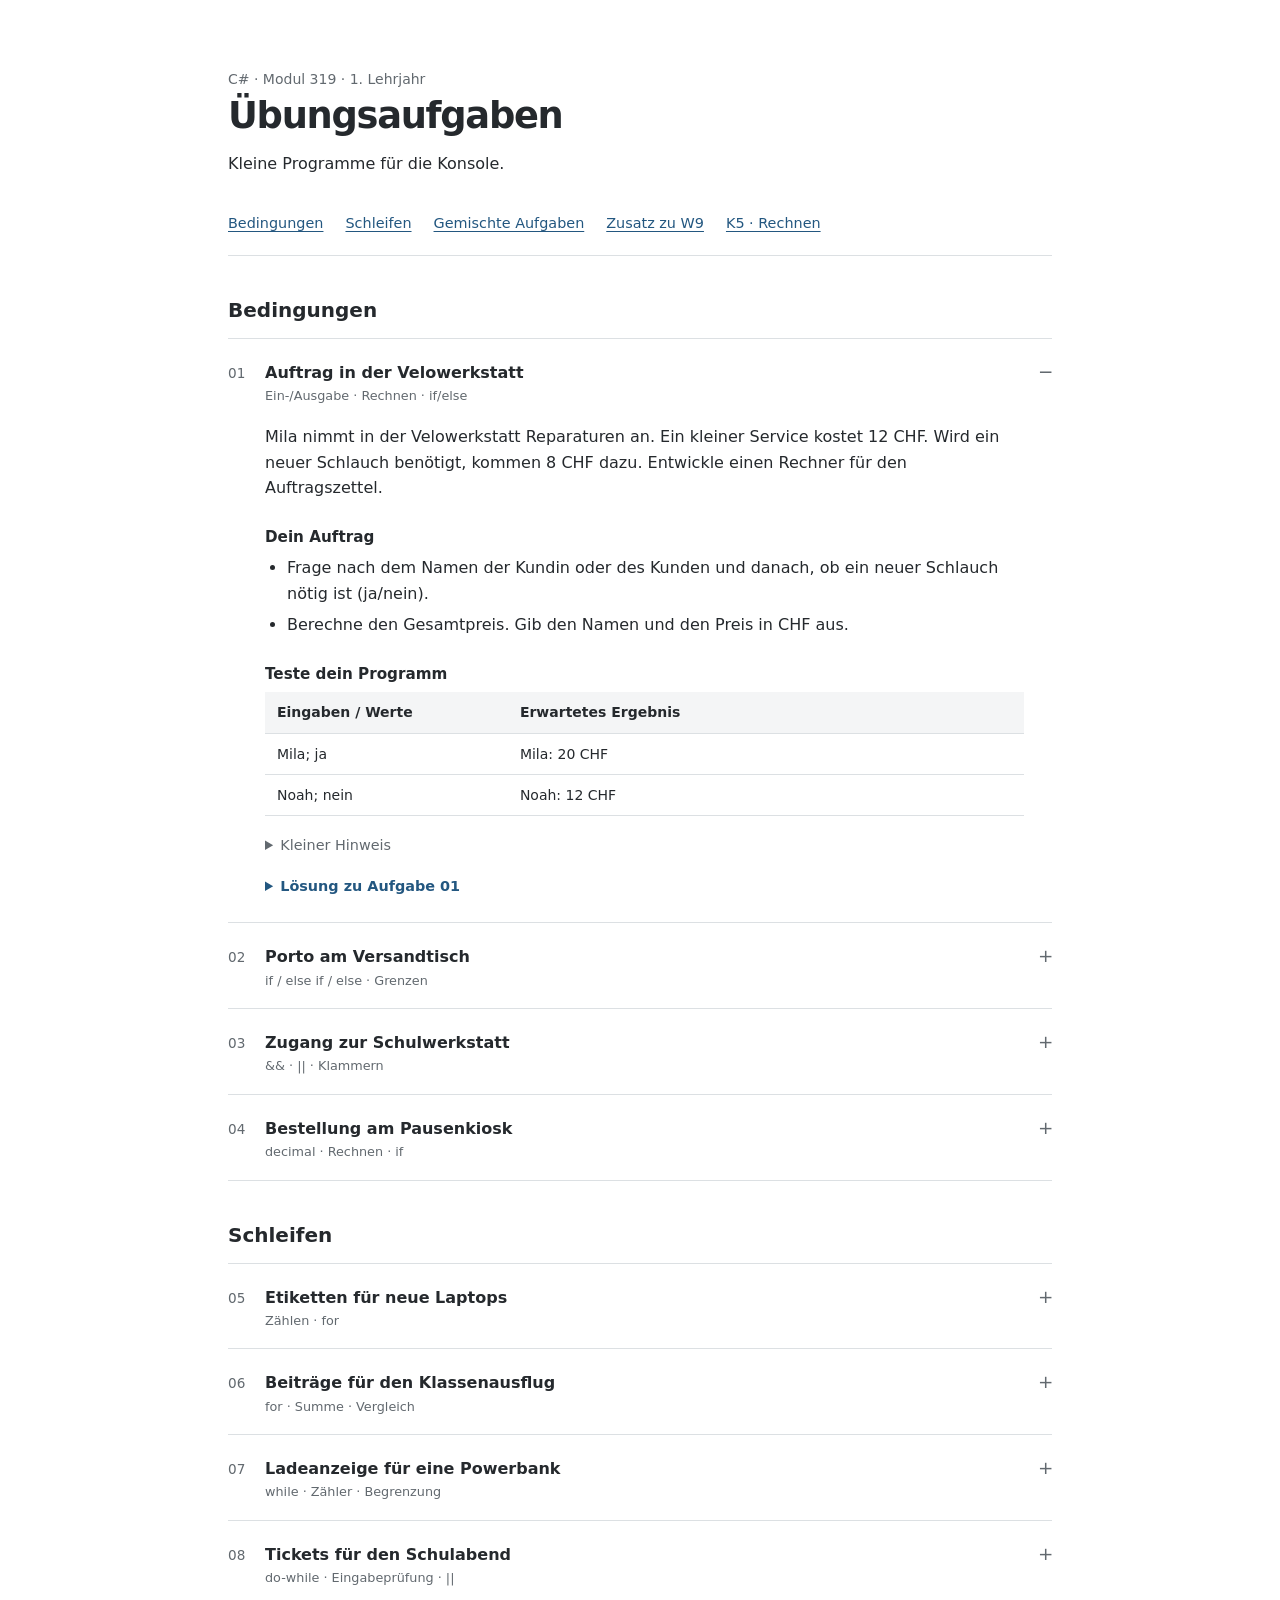
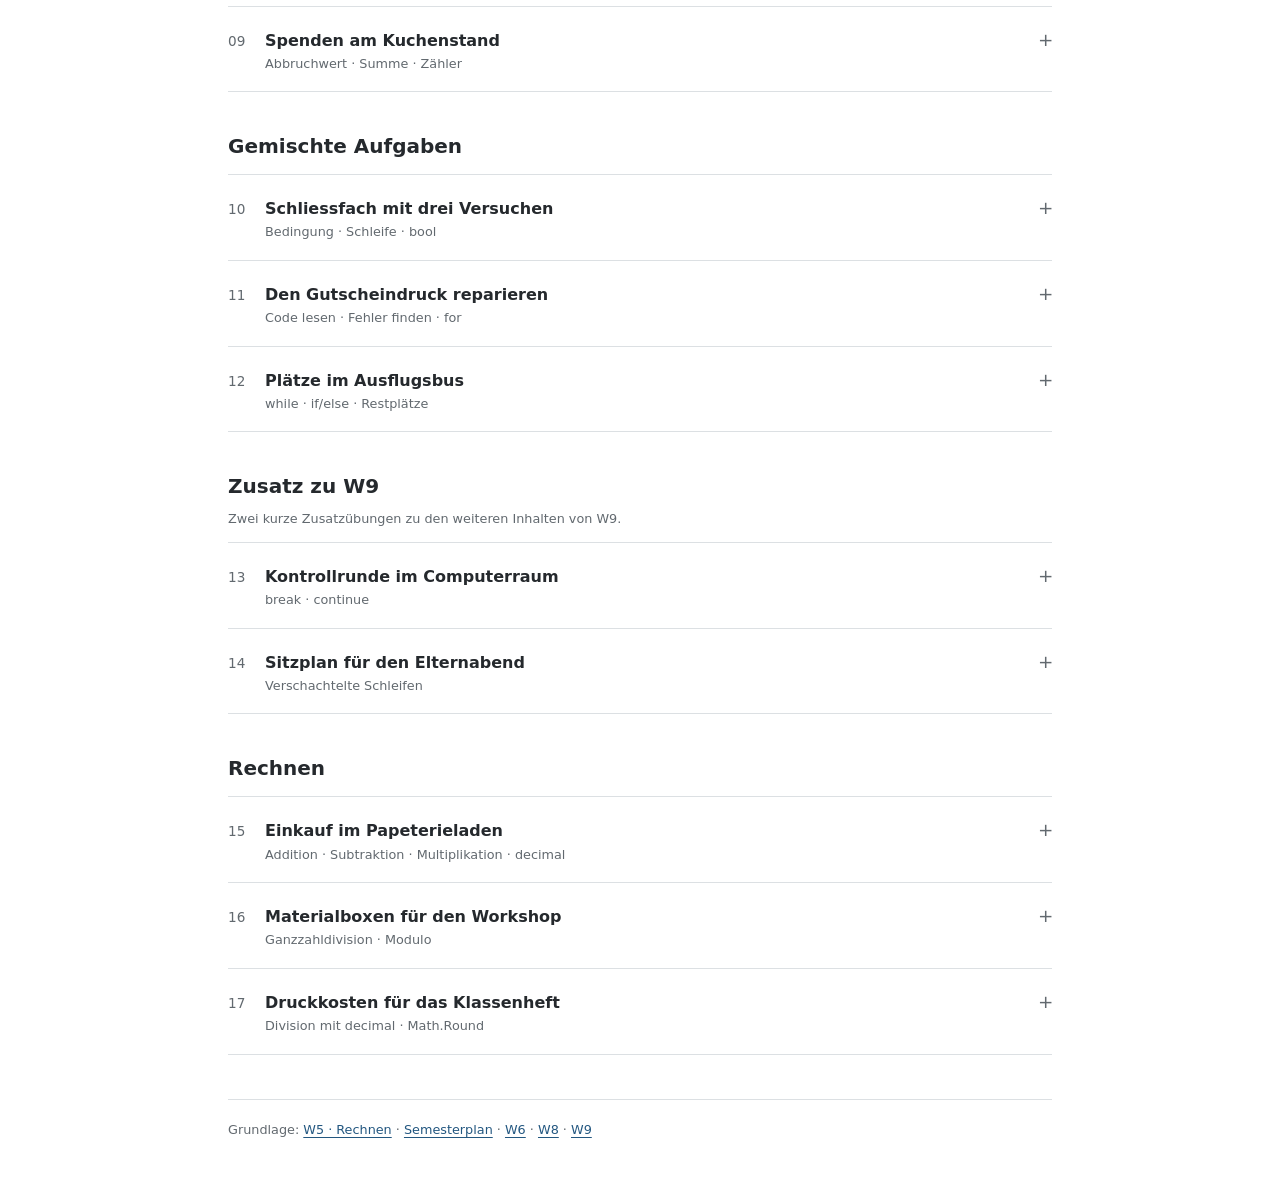
<file: csharp-uebungen/index.html>
<!doctype html>
<html lang="de-CH">
<head>
  <meta charset="utf-8">
  <meta name="viewport" content="width=device-width, initial-scale=1">
  <title>C# Übungsaufgaben – Prüfung 2</title>
  <meta name="description" content="17 einfache C#-Praxisaufgaben mit Geschichten, Testfällen und einzeln freischaltbaren Lösungen. Rechnen, Bedingungen und Schleifen, Modul 319.">
  <link rel="icon" href="../logo.svg" type="image/svg+xml">
  <link rel="stylesheet" href="styles.css">
  <script src="app.js" defer></script>
</head>
<body>
<a class="skip-link" href="#aufgaben">Zu den Aufgaben</a>
<div class="page">
  <header>
    <p class="eyebrow">C# · Modul 319 · 1. Lehrjahr</p>
    <h1>Übungsaufgaben</h1>
    <p class="lead">Kleine Programme für die Konsole.</p>
    <nav aria-label="Aufgabengruppen"><a href="#bedingungen">Bedingungen</a><a href="#schleifen">Schleifen</a><a href="#gemischt">Gemischte Aufgaben</a><a href="#zusatz">Zusatz zu W9</a><a href="#rechnen">K5 · Rechnen</a></nav>
  </header>
  <main id="aufgaben">
    <section aria-labelledby="bedingungen"><h2 id="bedingungen">Bedingungen</h2><details class="exercise" id="aufgabe-01" open>
  <summary><span class="number">01</span><span class="task-title">Auftrag in der Velowerkstatt<span class="topic">Ein-/Ausgabe · Rechnen · if/else</span></span></summary>
  <div class="exercise-body">
    <p>Mila nimmt in der Velowerkstatt Reparaturen an. Ein kleiner Service kostet 12 CHF. Wird ein neuer Schlauch benötigt, kommen 8 CHF dazu. Entwickle einen Rechner für den Auftragszettel.</p>
    <h3>Dein Auftrag</h3>
    <ul><li>Frage nach dem Namen der Kundin oder des Kunden und danach, ob ein neuer Schlauch nötig ist (ja/nein).</li><li>Berechne den Gesamtpreis. Gib den Namen und den Preis in CHF aus.</li></ul>
    
    <h3>Teste dein Programm</h3>
    <div class="table-wrap"><table><caption class="sr-only">Testfälle für Aufgabe 01</caption><thead><tr><th scope="col">Eingaben / Werte</th><th scope="col">Erwartetes Ergebnis</th></tr></thead><tbody><tr><td>Mila; ja</td><td class="expected">Mila: 20 CHF</td></tr><tr><td>Noah; nein</td><td class="expected">Noah: 12 CHF</td></tr></tbody></table></div>
    <details class="hint"><summary>Kleiner Hinweis</summary><p>Beginne mit dem Grundpreis. Nur bei «ja» kommt ein Betrag dazu.</p></details>
    <details class="solution" data-id="01"><summary>Lösung zu Aufgabe 01</summary>
      <form class="unlock-form"><label for="password-01">Passwort für Aufgabe 01</label><div class="unlock-row"><input id="password-01" name="password" type="password" required autocomplete="off" spellcheck="false" autocapitalize="none" aria-describedby="message-01"><button type="submit">Freischalten</button></div></form>
      <p class="unlock-status" id="message-01" role="status" aria-live="polite"></p>
      <div class="solution-content" hidden></div>
    </details>
  </div>
</details>
<details class="exercise" id="aufgabe-02">
  <summary><span class="number">02</span><span class="task-title">Porto am Versandtisch<span class="topic">if / else if / else · Grenzen</span></span></summary>
  <div class="exercise-body">
    <p>In einem kleinen Onlineshop soll das Team das Porto nicht mehr von Hand nachschlagen. Schreibe ein Programm, das aus dem Paketgewicht den Preis bestimmt. Die Preise sind für diese Übung erfunden.</p>
    <h3>Dein Auftrag</h3>
    <ul><li>Lies das Gewicht als positive ganze Zahl in Gramm ein.</li><li>Bis einschliesslich 1000 g kostet der Versand 4 CHF, über 1000 bis einschliesslich 5000 g 7 CHF, darüber 10 CHF.</li><li>Gib genau einen Versandpreis aus.</li></ul>
    
    <h3>Teste dein Programm</h3>
    <div class="table-wrap"><table><caption class="sr-only">Testfälle für Aufgabe 02</caption><thead><tr><th scope="col">Eingaben / Werte</th><th scope="col">Erwartetes Ergebnis</th></tr></thead><tbody><tr><td>1000</td><td class="expected">Porto: 4 CHF</td></tr><tr><td>1001</td><td class="expected">Porto: 7 CHF</td></tr><tr><td>5000</td><td class="expected">Porto: 7 CHF</td></tr><tr><td>5001</td><td class="expected">Porto: 10 CHF</td></tr></tbody></table></div>
    <details class="hint"><summary>Kleiner Hinweis</summary><p>Prüfe zuerst die kleinste Gewichtsstufe. Ist diese falsch, weisst du bereits, dass das Paket schwerer ist.</p></details>
    <details class="solution" data-id="02"><summary>Lösung zu Aufgabe 02</summary>
      <form class="unlock-form"><label for="password-02">Passwort für Aufgabe 02</label><div class="unlock-row"><input id="password-02" name="password" type="password" required autocomplete="off" spellcheck="false" autocapitalize="none" aria-describedby="message-02"><button type="submit">Freischalten</button></div></form>
      <p class="unlock-status" id="message-02" role="status" aria-live="polite"></p>
      <div class="solution-content" hidden></div>
    </details>
  </div>
</details>
<details class="exercise" id="aufgabe-03">
  <summary><span class="number">03</span><span class="task-title">Zugang zur Schulwerkstatt<span class="topic">&amp;&amp; · || · Klammern</span></span></summary>
  <div class="exercise-body">
    <p>Die Schulwerkstatt bekommt eine einfache Zugangskontrolle. Für diese Übung gilt: Eine Person muss mindestens 16 Jahre alt sein. Zusätzlich braucht sie entweder den Einführungskurs oder eine Begleitperson.</p>
    <h3>Dein Auftrag</h3>
    <ul><li>Frage nach Alter, Einführungskurs (ja/nein) und Begleitung (ja/nein).</li><li>Gib «Zutritt erlaubt» oder «Zutritt nicht erlaubt» aus. Auch mit Kurs und Begleitung bleibt der Zutritt unter 16 verboten.</li></ul>
    
    <h3>Teste dein Programm</h3>
    <div class="table-wrap"><table><caption class="sr-only">Testfälle für Aufgabe 03</caption><thead><tr><th scope="col">Eingaben / Werte</th><th scope="col">Erwartetes Ergebnis</th></tr></thead><tbody><tr><td>16; ja; nein</td><td class="expected">Zutritt erlaubt</td></tr><tr><td>16; nein; ja</td><td class="expected">Zutritt erlaubt</td></tr><tr><td>16; nein; nein</td><td class="expected">Zutritt nicht erlaubt</td></tr><tr><td>15; ja; ja</td><td class="expected">Zutritt nicht erlaubt</td></tr></tbody></table></div>
    <details class="hint"><summary>Kleiner Hinweis</summary><p>Die Altersbedingung muss immer gelten. Fasse die beiden Alternativen in einer Klammer zusammen.</p></details>
    <details class="solution" data-id="03"><summary>Lösung zu Aufgabe 03</summary>
      <form class="unlock-form"><label for="password-03">Passwort für Aufgabe 03</label><div class="unlock-row"><input id="password-03" name="password" type="password" required autocomplete="off" spellcheck="false" autocapitalize="none" aria-describedby="message-03"><button type="submit">Freischalten</button></div></form>
      <p class="unlock-status" id="message-03" role="status" aria-live="polite"></p>
      <div class="solution-content" hidden></div>
    </details>
  </div>
</details>
<details class="exercise" id="aufgabe-04">
  <summary><span class="number">04</span><span class="task-title">Bestellung am Pausenkiosk<span class="topic">decimal · Rechnen · if</span></span></summary>
  <div class="exercise-body">
    <p>Am Pausenkiosk kostet ein Brötchen 2.50 CHF. Ab vier Brötchen gibt es einmalig 1 CHF Rabatt auf die ganze Bestellung. Erstelle die kleine Kassenanzeige.</p>
    <h3>Dein Auftrag</h3>
    <ul><li>Lies die Anzahl Brötchen ein (ganze Zahl, mindestens 1).</li><li>Berechne den Preis und ziehe gegebenenfalls den Rabatt ab.</li><li>Gib den Gesamtpreis mit zwei Nachkommastellen aus.</li></ul>
    
    <h3>Teste dein Programm</h3>
    <div class="table-wrap"><table><caption class="sr-only">Testfälle für Aufgabe 04</caption><thead><tr><th scope="col">Eingaben / Werte</th><th scope="col">Erwartetes Ergebnis</th></tr></thead><tbody><tr><td>1</td><td class="expected">Total: 2.50 CHF</td></tr><tr><td>3</td><td class="expected">Total: 7.50 CHF</td></tr><tr><td>4</td><td class="expected">Total: 9.00 CHF</td></tr><tr><td>5</td><td class="expected">Total: 11.50 CHF</td></tr></tbody></table></div>
    <details class="hint"><summary>Kleiner Hinweis</summary><p>Verwende für den Geldbetrag decimal. Eine solche Zahl schreibst du im Code zum Beispiel als 2.50m.</p></details>
    <details class="solution" data-id="04"><summary>Lösung zu Aufgabe 04</summary>
      <form class="unlock-form"><label for="password-04">Passwort für Aufgabe 04</label><div class="unlock-row"><input id="password-04" name="password" type="password" required autocomplete="off" spellcheck="false" autocapitalize="none" aria-describedby="message-04"><button type="submit">Freischalten</button></div></form>
      <p class="unlock-status" id="message-04" role="status" aria-live="polite"></p>
      <div class="solution-content" hidden></div>
    </details>
  </div>
</details></section>
<section aria-labelledby="schleifen"><h2 id="schleifen">Schleifen</h2><details class="exercise" id="aufgabe-05">
  <summary><span class="number">05</span><span class="task-title">Etiketten für neue Laptops<span class="topic">Zählen · for</span></span></summary>
  <div class="exercise-body">
    <p>Die IT-Abteilung beschriftet neue Laptops mit fortlaufenden Inventarnummern. Dein Programm soll die Etiketten als Text vorbereiten.</p>
    <h3>Dein Auftrag</h3>
    <ul><li>Frage nach der ersten Inventarnummer (positive ganze Zahl) und der Anzahl Geräte (mindestens 1).</li><li>Gib für jedes Gerät eine eigene Zeile im Format «Laptop 410» aus. Die Nummer steigt jeweils um 1.</li><li>Es müssen genau so viele Etiketten entstehen, wie Geräte eingegeben wurden.</li></ul>
    
    <h3>Teste dein Programm</h3>
    <div class="table-wrap"><table><caption class="sr-only">Testfälle für Aufgabe 05</caption><thead><tr><th scope="col">Eingaben / Werte</th><th scope="col">Erwartetes Ergebnis</th></tr></thead><tbody><tr><td>410; 3</td><td class="expected">Laptop 410
Laptop 411
Laptop 412</td></tr><tr><td>99; 1</td><td class="expected">Laptop 99</td></tr></tbody></table></div>
    <details class="hint"><summary>Kleiner Hinweis</summary><p>Unterscheide die Anzahl gedruckter Etiketten von der Inventarnummer.</p></details>
    <details class="solution" data-id="05"><summary>Lösung zu Aufgabe 05</summary>
      <form class="unlock-form"><label for="password-05">Passwort für Aufgabe 05</label><div class="unlock-row"><input id="password-05" name="password" type="password" required autocomplete="off" spellcheck="false" autocapitalize="none" aria-describedby="message-05"><button type="submit">Freischalten</button></div></form>
      <p class="unlock-status" id="message-05" role="status" aria-live="polite"></p>
      <div class="solution-content" hidden></div>
    </details>
  </div>
</details>
<details class="exercise" id="aufgabe-06">
  <summary><span class="number">06</span><span class="task-title">Beiträge für den Klassenausflug<span class="topic">for · Summe · Vergleich</span></span></summary>
  <div class="exercise-body">
    <p>Fünf Lernende zahlen Geld für einen Klassenausflug ein. Du möchtest wissen, ob die gemeinsamen 40 CHF für die Reservation zusammengekommen sind.</p>
    <h3>Dein Auftrag</h3>
    <ul><li>Frage nacheinander nach den fünf Beiträgen in ganzen CHF. 0 ist erlaubt, negative Beträge kommen nicht vor.</li><li>Gib die Summe aus. Melde ab 40 CHF «Reservation möglich».</li><li>Unter 40 CHF soll das Programm stattdessen ausgeben, wie viele CHF noch fehlen.</li></ul>
    
    <h3>Teste dein Programm</h3>
    <div class="table-wrap"><table><caption class="sr-only">Testfälle für Aufgabe 06</caption><thead><tr><th scope="col">Eingaben / Werte</th><th scope="col">Erwartetes Ergebnis</th></tr></thead><tbody><tr><td>10; 10; 5; 5; 10</td><td class="expected">Total: 40 CHF
Reservation möglich</td></tr><tr><td>5; 5; 5; 5; 5</td><td class="expected">Total: 25 CHF
Es fehlen: 15 CHF</td></tr><tr><td>0; 0; 0; 0; 0</td><td class="expected">Total: 0 CHF
Es fehlen: 40 CHF</td></tr></tbody></table></div>
    <details class="hint"><summary>Kleiner Hinweis</summary><p>Lege die Summe vor der Wiederholung an. Jeder Beitrag wird zur bisherigen Summe addiert.</p></details>
    <details class="solution" data-id="06"><summary>Lösung zu Aufgabe 06</summary>
      <form class="unlock-form"><label for="password-06">Passwort für Aufgabe 06</label><div class="unlock-row"><input id="password-06" name="password" type="password" required autocomplete="off" spellcheck="false" autocapitalize="none" aria-describedby="message-06"><button type="submit">Freischalten</button></div></form>
      <p class="unlock-status" id="message-06" role="status" aria-live="polite"></p>
      <div class="solution-content" hidden></div>
    </details>
  </div>
</details>
<details class="exercise" id="aufgabe-07">
  <summary><span class="number">07</span><span class="task-title">Ladeanzeige für eine Powerbank<span class="topic">while · Zähler · Begrenzung</span></span></summary>
  <div class="exercise-body">
    <p>Für eine Demo soll eine Powerbank am Bildschirm geladen werden. Pro Ladeschritt steigt die Anzeige um 15 Prozentpunkte. Bei 100 % ist Schluss; echte Wartezeiten brauchst du nicht.</p>
    <h3>Dein Auftrag</h3>
    <ul><li>Lies den aktuellen Ladestand ein (ganze Zahl von 0 bis 100).</li><li>Erhöhe ihn schrittweise um 15. Wenn ein Schritt über 100 führen würde, setze den Ladestand auf 100.</li><li>Gib nach jedem Ladeschritt den neuen Stand aus. Zeige am Schluss die Anzahl Schritte. Bei bereits 100 % sind es 0 Schritte.</li></ul>
    
    <h3>Teste dein Programm</h3>
    <div class="table-wrap"><table><caption class="sr-only">Testfälle für Aufgabe 07</caption><thead><tr><th scope="col">Eingaben / Werte</th><th scope="col">Erwartetes Ergebnis</th></tr></thead><tbody><tr><td>70</td><td class="expected">Ladestand: 85 %
Ladestand: 100 %
Schritte: 2</td></tr><tr><td>95</td><td class="expected">Ladestand: 100 %
Schritte: 1</td></tr><tr><td>100</td><td class="expected">Schritte: 0</td></tr></tbody></table></div>
    <details class="hint"><summary>Kleiner Hinweis</summary><p>Prüfe vor jedem Ladeschritt, ob die Powerbank schon voll ist.</p></details>
    <details class="solution" data-id="07"><summary>Lösung zu Aufgabe 07</summary>
      <form class="unlock-form"><label for="password-07">Passwort für Aufgabe 07</label><div class="unlock-row"><input id="password-07" name="password" type="password" required autocomplete="off" spellcheck="false" autocapitalize="none" aria-describedby="message-07"><button type="submit">Freischalten</button></div></form>
      <p class="unlock-status" id="message-07" role="status" aria-live="polite"></p>
      <div class="solution-content" hidden></div>
    </details>
  </div>
</details>
<details class="exercise" id="aufgabe-08">
  <summary><span class="number">08</span><span class="task-title">Tickets für den Schulabend<span class="topic">do-while · Eingabeprüfung · ||</span></span></summary>
  <div class="exercise-body">
    <p>Für den Schulabend dürfen pro Bestellung 1 bis 6 Tickets reserviert werden. Ein Ticket kostet 8 CHF. Die Kasse soll erst weitergehen, wenn eine erlaubte Anzahl eingegeben wurde.</p>
    <h3>Dein Auftrag</h3>
    <ul><li>Frage nach der Ticketanzahl. Bei einer Zahl kleiner als 1 oder grösser als 6 erscheint «Bitte 1 bis 6 Tickets wählen». Danach wird erneut gefragt.</li><li>Sobald die Anzahl gültig ist, gib den Gesamtpreis aus und beende das Programm.</li></ul>
    
    <h3>Teste dein Programm</h3>
    <div class="table-wrap"><table><caption class="sr-only">Testfälle für Aufgabe 08</caption><thead><tr><th scope="col">Eingaben / Werte</th><th scope="col">Erwartetes Ergebnis</th></tr></thead><tbody><tr><td>0; 7; 3</td><td class="expected">Zwei Fehlermeldungen, danach Total: 24 CHF</td></tr><tr><td>1</td><td class="expected">Total: 8 CHF</td></tr><tr><td>6</td><td class="expected">Total: 48 CHF</td></tr></tbody></table></div>
    <details class="hint"><summary>Kleiner Hinweis</summary><p>Mindestens eine Eingabe ist nötig. Wiederhole, solange die Zahl ausserhalb des erlaubten Bereichs liegt.</p></details>
    <details class="solution" data-id="08"><summary>Lösung zu Aufgabe 08</summary>
      <form class="unlock-form"><label for="password-08">Passwort für Aufgabe 08</label><div class="unlock-row"><input id="password-08" name="password" type="password" required autocomplete="off" spellcheck="false" autocapitalize="none" aria-describedby="message-08"><button type="submit">Freischalten</button></div></form>
      <p class="unlock-status" id="message-08" role="status" aria-live="polite"></p>
      <div class="solution-content" hidden></div>
    </details>
  </div>
</details>
<details class="exercise" id="aufgabe-09">
  <summary><span class="number">09</span><span class="task-title">Spenden am Kuchenstand<span class="topic">Abbruchwert · Summe · Zähler</span></span></summary>
  <div class="exercise-body">
    <p>Am Kuchenstand gehen unterschiedlich viele Spenden ein. Dein Programm erfasst die Beträge, bis der Stand schliesst.</p>
    <h3>Dein Auftrag</h3>
    <ul><li>Lies wiederholt ganze CHF-Beträge ein. Eine 0 beendet die Erfassung.</li><li>Positive Beträge werden addiert und als Spende gezählt. Bei negativen Beträgen erscheint «Betrag ungültig»; sie verändern weder Summe noch Anzahl.</li><li>Gib zum Schluss Anzahl Spenden und Total aus. Auch eine sofortige 0 muss funktionieren.</li></ul>
    
    <h3>Teste dein Programm</h3>
    <div class="table-wrap"><table><caption class="sr-only">Testfälle für Aufgabe 09</caption><thead><tr><th scope="col">Eingaben / Werte</th><th scope="col">Erwartetes Ergebnis</th></tr></thead><tbody><tr><td>5; 2; 0</td><td class="expected">Spenden: 2
Total: 7 CHF</td></tr><tr><td>5; -3; 2; 0</td><td class="expected">Betrag ungültig; am Schluss Spenden: 2, Total: 7 CHF</td></tr><tr><td>0</td><td class="expected">Spenden: 0
Total: 0 CHF</td></tr></tbody></table></div>
    <details class="hint"><summary>Kleiner Hinweis</summary><p>Der Abbruchwert gehört nicht zur Summe und zählt nicht als Spende.</p></details>
    <details class="solution" data-id="09"><summary>Lösung zu Aufgabe 09</summary>
      <form class="unlock-form"><label for="password-09">Passwort für Aufgabe 09</label><div class="unlock-row"><input id="password-09" name="password" type="password" required autocomplete="off" spellcheck="false" autocapitalize="none" aria-describedby="message-09"><button type="submit">Freischalten</button></div></form>
      <p class="unlock-status" id="message-09" role="status" aria-live="polite"></p>
      <div class="solution-content" hidden></div>
    </details>
  </div>
</details></section>
<section aria-labelledby="gemischt"><h2 id="gemischt">Gemischte Aufgaben</h2><details class="exercise" id="aufgabe-10">
  <summary><span class="number">10</span><span class="task-title">Schliessfach mit drei Versuchen<span class="topic">Bedingung · Schleife · bool</span></span></summary>
  <div class="exercise-body">
    <p>Baue eine Konsolen-Demo für ein Schliessfach. Der feste Übungscode lautet 2468. Nach höchstens drei falschen Versuchen wird die Eingabe gesperrt.</p>
    <h3>Dein Auftrag</h3>
    <ul><li>Frage nach dem Code. Bei einem Treffer erscheint «Fach offen» und es gibt keine weitere Eingabe.</li><li>Bei einem falschen Code erscheint «Code falsch». Nach dem dritten falschen Code erscheint zusätzlich «Fach gesperrt».</li><li>Ein Treffer beim dritten Versuch muss das Fach noch öffnen.</li></ul>
    
    <h3>Teste dein Programm</h3>
    <div class="table-wrap"><table><caption class="sr-only">Testfälle für Aufgabe 10</caption><thead><tr><th scope="col">Eingaben / Werte</th><th scope="col">Erwartetes Ergebnis</th></tr></thead><tbody><tr><td>2468</td><td class="expected">Fach offen</td></tr><tr><td>1111; 2222; 2468</td><td class="expected">Zweimal Code falsch, danach Fach offen</td></tr><tr><td>1111; 2222; 3333</td><td class="expected">Dreimal Code falsch, danach Fach gesperrt</td></tr></tbody></table></div>
    <details class="hint"><summary>Kleiner Hinweis</summary><p>Merke dir die Anzahl Versuche und mit einem bool, ob das Fach schon geöffnet wurde.</p></details>
    <details class="solution" data-id="10"><summary>Lösung zu Aufgabe 10</summary>
      <form class="unlock-form"><label for="password-10">Passwort für Aufgabe 10</label><div class="unlock-row"><input id="password-10" name="password" type="password" required autocomplete="off" spellcheck="false" autocapitalize="none" aria-describedby="message-10"><button type="submit">Freischalten</button></div></form>
      <p class="unlock-status" id="message-10" role="status" aria-live="polite"></p>
      <div class="solution-content" hidden></div>
    </details>
  </div>
</details>
<details class="exercise" id="aufgabe-11">
  <summary><span class="number">11</span><span class="task-title">Den Gutscheindruck reparieren<span class="topic">Code lesen · Fehler finden · for</span></span></summary>
  <div class="exercise-body">
    <p>Ein Kollege hat den Gutscheindruck für das Schulfest angefangen. Drei Gutscheine zu je 4 CHF sollen gedruckt werden. Leider stimmen weder die Etiketten noch das Total.</p>
    <h3>Dein Auftrag</h3>
    <ul><li>Notiere zuerst ohne Ausführen, welche Zeilen der vorhandene Code ausgibt.</li><li>Repariere die zwei fehlerhaften Stellen. Für anzahl = 3 sollen genau Gutschein 1, Gutschein 2 und Gutschein 3 sowie Total: 12 CHF erscheinen.</li><li>Prüfe danach auch anzahl = 1 und anzahl = 5.</li></ul>
    <h3>Vorhandener Code</h3><pre tabindex="0" aria-label="Fehlerhafter C#-Code"><code>int anzahl = 3;
int total = 0;
for (int nummer = 0; nummer &lt;= anzahl; nummer++)
{
    Console.WriteLine(&quot;Gutschein &quot; + nummer);
    total =+ 4;
}
Console.WriteLine(&quot;Total: &quot; + total + &quot; CHF&quot;);</code></pre>
    <h3>Teste dein Programm</h3>
    <div class="table-wrap"><table><caption class="sr-only">Testfälle für Aufgabe 11</caption><thead><tr><th scope="col">Eingaben / Werte</th><th scope="col">Erwartetes Ergebnis</th></tr></thead><tbody><tr><td>anzahl = 3</td><td class="expected">Gutschein 1
Gutschein 2
Gutschein 3
Total: 12 CHF</td></tr><tr><td>anzahl = 1</td><td class="expected">Gutschein 1
Total: 4 CHF</td></tr><tr><td>anzahl = 5</td><td class="expected">Gutschein 1 bis Gutschein 5; Total: 20 CHF</td></tr></tbody></table></div>
    <details class="hint"><summary>Kleiner Hinweis</summary><p>Prüfe den Startwert des Zählers und die Reihenfolge der Zeichen beim Addieren.</p></details>
    <details class="solution" data-id="11"><summary>Lösung zu Aufgabe 11</summary>
      <form class="unlock-form"><label for="password-11">Passwort für Aufgabe 11</label><div class="unlock-row"><input id="password-11" name="password" type="password" required autocomplete="off" spellcheck="false" autocapitalize="none" aria-describedby="message-11"><button type="submit">Freischalten</button></div></form>
      <p class="unlock-status" id="message-11" role="status" aria-live="polite"></p>
      <div class="solution-content" hidden></div>
    </details>
  </div>
</details>
<details class="exercise" id="aufgabe-12">
  <summary><span class="number">12</span><span class="task-title">Plätze im Ausflugsbus<span class="topic">while · if/else · Restplätze</span></span></summary>
  <div class="exercise-body">
    <p>Für einen Ausflug stehen 12 freie Busplätze bereit. Gruppen melden sich nacheinander an. Schreibe ein Programm, das entscheidet, ob eine ganze Gruppe noch Platz hat.</p>
    <h3>Dein Auftrag</h3>
    <ul><li>Starte mit 12 freien Plätzen. Lies jeweils eine Gruppengrösse ein. 0 beendet die Anmeldung.</li><li>Eine positive Gruppe wird nur angenommen, wenn sie vollständig Platz hat. Ziehe dann ihre Grösse ab und gib «Gruppe gebucht» aus. Sonst erscheint «Zu wenig Platz».</li><li>Negative Zahlen werden mit «Grösse ungültig» abgewiesen. Nach jeder Eingabe ausser 0 zeigst du die freien Plätze.</li><li>Sind alle Plätze belegt, erscheint «Bus voll» und das Programm endet ohne weitere Eingabe. Bei 0 zeigst du die verbleibenden freien Plätze.</li></ul>
    
    <h3>Teste dein Programm</h3>
    <div class="table-wrap"><table><caption class="sr-only">Testfälle für Aufgabe 12</caption><thead><tr><th scope="col">Eingaben / Werte</th><th scope="col">Erwartetes Ergebnis</th></tr></thead><tbody><tr><td>5; 8; 7</td><td class="expected">5 gebucht; 8 abgewiesen; 7 gebucht; Bus voll</td></tr><tr><td>12</td><td class="expected">Gruppe gebucht
Freie Plätze: 0
Bus voll</td></tr><tr><td>-2; 0</td><td class="expected">Grösse ungültig; es bleiben 12 freie Plätze</td></tr><tr><td>0</td><td class="expected">Freie Plätze: 12</td></tr></tbody></table></div>
    <details class="hint"><summary>Kleiner Hinweis</summary><p>Nur eine erfolgreiche Buchung verändert die freien Plätze. Die Wiederholung endet bei 0 oder bei vollem Bus.</p></details>
    <details class="solution" data-id="12"><summary>Lösung zu Aufgabe 12</summary>
      <form class="unlock-form"><label for="password-12">Passwort für Aufgabe 12</label><div class="unlock-row"><input id="password-12" name="password" type="password" required autocomplete="off" spellcheck="false" autocapitalize="none" aria-describedby="message-12"><button type="submit">Freischalten</button></div></form>
      <p class="unlock-status" id="message-12" role="status" aria-live="polite"></p>
      <div class="solution-content" hidden></div>
    </details>
  </div>
</details></section>
<section aria-labelledby="zusatz"><h2 id="zusatz">Zusatz zu W9</h2><p class="section-note">Zwei kurze Zusatzübungen zu den weiteren Inhalten von W9.</p><details class="exercise" id="aufgabe-13">
  <summary><span class="number">13</span><span class="task-title">Kontrollrunde im Computerraum<span class="topic">break · continue</span></span></summary>
  <div class="exercise-body">
    <p>Vor dem Unterricht werden bis zu fünf PCs kontrolliert. Ein belegter PC wird übersprungen. Sobald ein Defekt gefunden wird, endet die Runde, damit er gemeldet werden kann.</p>
    <h3>Dein Auftrag</h3>
    <ul><li>Frage für PC 1 bis PC 5 nach dem Zustand: ok, belegt oder defekt. Andere Eingaben kommen nicht vor.</li><li>Bei belegt geht es direkt zum nächsten PC. Bei defekt erscheint «Defekt an PC X» und die ganze Runde endet.</li><li>Zähle nur die PCs mit Zustand ok. Gib zum Schluss «Geprüft und OK: X» aus. Nutze hier break und continue.</li></ul>
    
    <h3>Teste dein Programm</h3>
    <div class="table-wrap"><table><caption class="sr-only">Testfälle für Aufgabe 13</caption><thead><tr><th scope="col">Eingaben / Werte</th><th scope="col">Erwartetes Ergebnis</th></tr></thead><tbody><tr><td>ok; belegt; defekt</td><td class="expected">Defekt an PC 3
Geprüft und OK: 1</td></tr><tr><td>ok; ok; ok; ok; ok</td><td class="expected">Geprüft und OK: 5</td></tr><tr><td>defekt</td><td class="expected">Defekt an PC 1
Geprüft und OK: 0</td></tr></tbody></table></div>
    <details class="hint"><summary>Kleiner Hinweis</summary><p>continue überspringt den Rest eines Durchlaufs. break beendet die ganze Wiederholung.</p></details>
    <details class="solution" data-id="13"><summary>Lösung zu Aufgabe 13</summary>
      <form class="unlock-form"><label for="password-13">Passwort für Aufgabe 13</label><div class="unlock-row"><input id="password-13" name="password" type="password" required autocomplete="off" spellcheck="false" autocapitalize="none" aria-describedby="message-13"><button type="submit">Freischalten</button></div></form>
      <p class="unlock-status" id="message-13" role="status" aria-live="polite"></p>
      <div class="solution-content" hidden></div>
    </details>
  </div>
</details>
<details class="exercise" id="aufgabe-14">
  <summary><span class="number">14</span><span class="task-title">Sitzplan für den Elternabend<span class="topic">Verschachtelte Schleifen</span></span></summary>
  <div class="exercise-body">
    <p>Für den Elternabend werden Stühle in Reihen aufgestellt. Das Organisationsteam braucht einen einfachen Textplan mit einer Kennung für jeden Platz.</p>
    <h3>Dein Auftrag</h3>
    <ul><li>Lies die Anzahl Reihen und die Plätze pro Reihe ein (jeweils 1 bis 9; gültige Eingaben vorausgesetzt).</li><li>Jede Reihe bekommt eine eigene Ausgabezeile. Die Plätze heissen R1P1, R1P2 usw. Trenne sie durch Leerzeichen.</li><li>Gib anschliessend die Gesamtzahl der Plätze aus. Ein Leerzeichen am Zeilenende ist erlaubt.</li></ul>
    
    <h3>Teste dein Programm</h3>
    <div class="table-wrap"><table><caption class="sr-only">Testfälle für Aufgabe 14</caption><thead><tr><th scope="col">Eingaben / Werte</th><th scope="col">Erwartetes Ergebnis</th></tr></thead><tbody><tr><td>2; 3</td><td class="expected">R1P1 R1P2 R1P3
R2P1 R2P2 R2P3
Plätze: 6</td></tr><tr><td>1; 1</td><td class="expected">R1P1
Plätze: 1</td></tr></tbody></table></div>
    <details class="hint"><summary>Kleiner Hinweis</summary><p>Eine Wiederholung wechselt die Reihe. Innerhalb jeder Reihe werden die einzelnen Plätze ausgegeben.</p></details>
    <details class="solution" data-id="14"><summary>Lösung zu Aufgabe 14</summary>
      <form class="unlock-form"><label for="password-14">Passwort für Aufgabe 14</label><div class="unlock-row"><input id="password-14" name="password" type="password" required autocomplete="off" spellcheck="false" autocapitalize="none" aria-describedby="message-14"><button type="submit">Freischalten</button></div></form>
      <p class="unlock-status" id="message-14" role="status" aria-live="polite"></p>
      <div class="solution-content" hidden></div>
    </details>
  </div>
</details></section>
    <section aria-labelledby="rechnen"><h2 id="rechnen">Rechnen</h2>
<details class="exercise" id="aufgabe-15">
  <summary><span class="number">15</span><span class="task-title">Einkauf im Papeterieladen<span class="topic">Addition · Subtraktion · Multiplikation · decimal</span></span></summary>
  <div class="exercise-body">
    <p>Für den ersten Schultag kauft Noah Hefte und Stifte. Ein Heft kostet 2.80 CHF, ein Stift 1.50 CHF. Entwickle einen kleinen Kassenrechner, der den Einkauf und das Rückgeld ausgibt.</p>
    <h3>Dein Auftrag</h3>
    <ul><li>Frage zuerst nach der Anzahl Hefte, dann nach der Anzahl Stifte und zuletzt nach dem bezahlten Betrag in ganzen CHF. Die Anzahlen sind ganze Zahlen ab 0; der bezahlte Betrag reicht für den Einkauf.</li><li>Berechne die Kosten für beide Artikel zusammen und das Rückgeld.</li><li>Gib Total und Rückgeld mit zwei Nachkommastellen und der Einheit CHF aus. Bedingungen und Schleifen sind nicht nötig.</li></ul>
    <h3>Teste dein Programm</h3>
    <div class="table-wrap"><table><caption class="sr-only">Testfälle für Aufgabe 15</caption><thead><tr><th scope="col">Eingaben / Werte</th><th scope="col">Erwartetes Ergebnis</th></tr></thead><tbody><tr><td>3; 2; 20</td><td class="expected">Total: 11.40 CHF
Rückgeld: 8.60 CHF</td></tr><tr><td>0; 4; 10</td><td class="expected">Total: 6.00 CHF
Rückgeld: 4.00 CHF</td></tr><tr><td>5; 0; 14</td><td class="expected">Total: 14.00 CHF
Rückgeld: 0.00 CHF</td></tr></tbody></table></div>
    <details class="hint"><summary>Kleiner Hinweis</summary><p>Berechne zuerst Anzahl × Einzelpreis für jede Artikelart. Verwende decimal für Geldbeträge, zum Beispiel 2.80m.</p></details>
    <details class="solution" data-id="15"><summary>Lösung zu Aufgabe 15</summary>
      <form class="unlock-form"><label for="password-15">Passwort für Aufgabe 15</label><div class="unlock-row"><input id="password-15" name="password" type="password" required autocomplete="off" spellcheck="false" autocapitalize="none" aria-describedby="message-15"><button type="submit">Freischalten</button></div></form>
      <p class="unlock-status" id="message-15" role="status" aria-live="polite"></p>
      <div class="solution-content" hidden></div>
    </details>
  </div>
</details>
<details class="exercise" id="aufgabe-16">
  <summary><span class="number">16</span><span class="task-title">Materialboxen für den Workshop<span class="topic">Ganzzahldivision · Modulo</span></span></summary>
  <div class="exercise-body">
    <p>Vor einem Workshop werden gleich viele Holzklötze in jede Materialbox gepackt. Nur vollständig gefüllte Boxen kommen auf den Wagen. Dein Programm soll ausrechnen, wie viele volle Boxen entstehen und wie viele Klötze einzeln übrig bleiben.</p>
    <h3>Dein Auftrag</h3>
    <ul><li>Lies die Anzahl vorhandener Holzklötze ein (ganze Zahl ab 0). Frage danach, wie viele Klötze in eine Box gehören (ganze Zahl grösser als 0).</li><li>Berechne die Anzahl vollständig gefüllter Boxen und die übrigen einzelnen Klötze.</li><li>Gib beide Ergebnisse aus. Verwende dafür / und %; eine Schleife ist nicht nötig.</li></ul>
    <h3>Teste dein Programm</h3>
    <div class="table-wrap"><table><caption class="sr-only">Testfälle für Aufgabe 16</caption><thead><tr><th scope="col">Eingaben / Werte</th><th scope="col">Erwartetes Ergebnis</th></tr></thead><tbody><tr><td>23; 6</td><td class="expected">Volle Boxen: 3
Übrige Klötze: 5</td></tr><tr><td>24; 6</td><td class="expected">Volle Boxen: 4
Übrige Klötze: 0</td></tr><tr><td>4; 6</td><td class="expected">Volle Boxen: 0
Übrige Klötze: 4</td></tr><tr><td>0; 6</td><td class="expected">Volle Boxen: 0
Übrige Klötze: 0</td></tr></tbody></table></div>
    <details class="hint"><summary>Kleiner Hinweis</summary><p>Bei int / int erhältst du nur den ganzen Anteil. Mit % bekommst du den Rest derselben Division.</p></details>
    <details class="solution" data-id="16"><summary>Lösung zu Aufgabe 16</summary>
      <form class="unlock-form"><label for="password-16">Passwort für Aufgabe 16</label><div class="unlock-row"><input id="password-16" name="password" type="password" required autocomplete="off" spellcheck="false" autocapitalize="none" aria-describedby="message-16"><button type="submit">Freischalten</button></div></form>
      <p class="unlock-status" id="message-16" role="status" aria-live="polite"></p>
      <div class="solution-content" hidden></div>
    </details>
  </div>
</details>
<details class="exercise" id="aufgabe-17">
  <summary><span class="number">17</span><span class="task-title">Druckkosten für das Klassenheft<span class="topic">Division mit decimal · Math.Round</span></span></summary>
  <div class="exercise-body">
    <p>Die Klasse lässt ein kleines Heft drucken. Die Druckerei stellt nur einen Gesamtbetrag in Rechnung. Für die Planung der nächsten Ausgabe möchte die Klasse die durchschnittlichen Druckkosten pro Heft kennen.</p>
    <h3>Dein Auftrag</h3>
    <ul><li>Frage nach dem Gesamtbetrag in ganzen CHF (grösser als 0) und danach nach der Anzahl gedruckter Hefte (ganze Zahl grösser als 0). Gültige Zahleneingaben sind vorausgesetzt.</li><li>Berechne die durchschnittlichen Kosten pro Heft. Die Nachkommastellen dürfen bei der Division nicht verloren gehen.</li><li>Runde das Ergebnis mit Math.Round auf zwei Nachkommastellen und gib es mit zwei Nachkommastellen in CHF aus. Bedingungen und Schleifen sind nicht nötig.</li></ul>
    <h3>Teste dein Programm</h3>
    <div class="table-wrap"><table><caption class="sr-only">Testfälle für Aufgabe 17</caption><thead><tr><th scope="col">Eingaben / Werte</th><th scope="col">Erwartetes Ergebnis</th></tr></thead><tbody><tr><td>17; 5</td><td class="expected">Pro Heft: 3.40 CHF</td></tr><tr><td>10; 3</td><td class="expected">Pro Heft: 3.33 CHF</td></tr><tr><td>10; 4</td><td class="expected">Pro Heft: 2.50 CHF</td></tr><tr><td>2; 8</td><td class="expected">Pro Heft: 0.25 CHF</td></tr></tbody></table></div>
    <details class="hint"><summary>Kleiner Hinweis</summary><p>Mindestens ein Wert der Division muss decimal sein. Eine erst nachträgliche Umwandlung kann abgeschnittene Nachkommastellen nicht zurückholen.</p></details>
    <details class="solution" data-id="17"><summary>Lösung zu Aufgabe 17</summary>
      <form class="unlock-form"><label for="password-17">Passwort für Aufgabe 17</label><div class="unlock-row"><input id="password-17" name="password" type="password" required autocomplete="off" spellcheck="false" autocapitalize="none" aria-describedby="message-17"><button type="submit">Freischalten</button></div></form>
      <p class="unlock-status" id="message-17" role="status" aria-live="polite"></p>
      <div class="solution-content" hidden></div>
    </details>
  </div>
</details></section>
  </main>
  <footer>
    <p>Grundlage: <a href="https://af81.github.io/csharp-school/schueler/rechnen-operatoren-handout/">W5 · Rechnen</a> · <a href="https://af81.github.io/csharp-school/semesterplan/">Semesterplan</a> · <a href="https://af81.github.io/csharp-school/schueler/bedingungen-handout/">W6</a> · <a href="https://af81.github.io/csharp-school/schueler/schleifen-handout/">W8</a> · <a href="https://af81.github.io/csharp-school/schueler/schleifen2-handout/">W9</a></p>
  </footer>
</div>
</body>
</html>
</file>
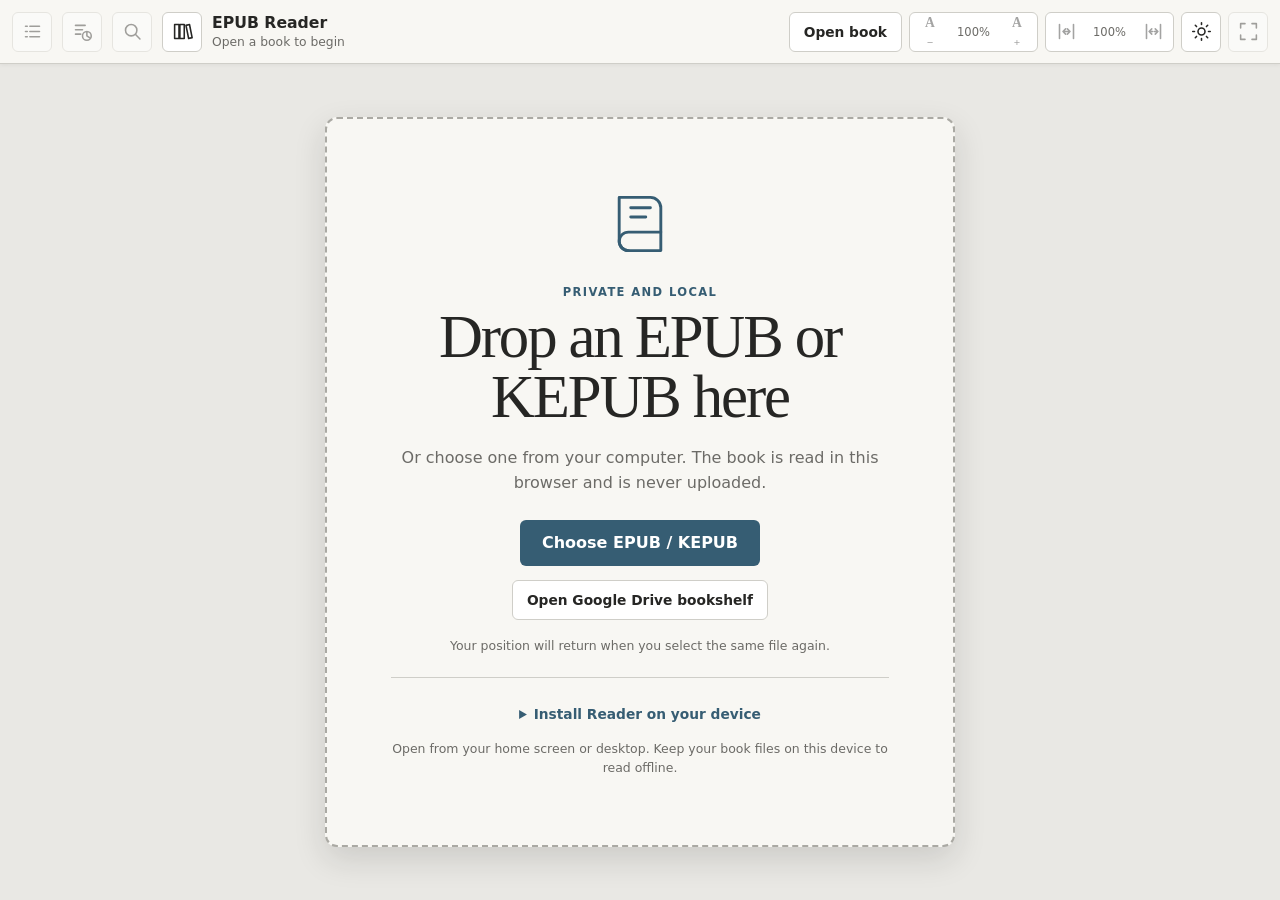
<file: epub-reader/index.html>
<!doctype html>
<html lang="en" data-theme="light">
  <head>
    <meta charset="utf-8" />
    <meta name="viewport" content="width=device-width, initial-scale=1, viewport-fit=cover" />
    <meta
      name="description"
      content="A private, browser-based EPUB reader with saved reading positions."
    />
    <title>Reader</title>
    <meta name="theme-color" content="#f8f7f3" />
    <script>
      // Apply the saved theme before painting the page or Android's system bars.
      try {
        if (JSON.parse(localStorage.getItem("epub-reader:prefs:v1"))?.theme === "dark") {
          document.documentElement.dataset.theme = "dark";
          document.querySelector('meta[name="theme-color"]').content = "#282b2e";
        }
      } catch { /* Use the default theme when browser storage is unavailable. */ }
    </script>
    <meta name="apple-mobile-web-app-capable" content="yes" />
    <meta name="apple-mobile-web-app-title" content="Reader" />
    <link rel="manifest" href="manifest.webmanifest" />
    <link rel="icon" href="../logo.svg" type="image/svg+xml" />
    <link rel="apple-touch-icon" href="icons/logo-180.png" />
    <link rel="stylesheet" href="styles.css" />
    <script src="pwa.js" defer></script>
  </head>
  <body>
    <div id="app" class="app-shell" aria-busy="false">
      <header class="toolbar">
        <div class="book-heading">
          <button
            id="toc-toggle"
            class="icon-button"
            type="button"
            aria-label="Open table of contents"
            aria-controls="toc-panel"
            aria-expanded="false"
            disabled
          >
            <svg viewBox="0 0 24 24" aria-hidden="true">
              <path d="M4 6h2M9 6h11M4 12h2M9 12h11M4 18h2M9 18h11" />
            </svg>
          </button>
          <div id="recent-menu" class="recent-menu">
            <button
              id="recent-toggle"
              class="icon-button"
              type="button"
              aria-label="Open recent books"
              title="Recent books"
              aria-controls="recent-panel"
              aria-expanded="false"
              disabled
            >
              <svg viewBox="0 0 24 24" aria-hidden="true">
                <path d="M4 5h11M4 10h8M4 15h6M17 12v5l3 2M17 22a5 5 0 1 0 0-10 5 5 0 0 0 0 10Z" />
              </svg>
            </button>
            <section id="recent-panel" class="recent-panel" aria-label="Recent books" hidden>
              <div class="recent-header">
                <strong>Recent books</strong>
                <span>Stored file access stays on this device</span>
              </div>
              <ol id="recent-list" class="recent-list"></ol>
            </section>
          </div>
          <div id="search-menu" class="search-menu">
            <button
              id="search-toggle"
              class="icon-button"
              type="button"
              aria-label="Search this book"
              title="Search this book"
              aria-controls="search-panel"
              aria-expanded="false"
              disabled
            >
              <svg viewBox="0 0 24 24" aria-hidden="true">
                <circle cx="10.5" cy="10.5" r="6.5" />
                <path d="m15.5 15.5 5 5" />
              </svg>
            </button>
            <section id="search-panel" class="search-panel" aria-label="Search this book" hidden>
              <form id="search-form" class="search-form" role="search">
                <label class="visually-hidden" for="search-input">Search book text</label>
                <input
                  id="search-input"
                  type="search"
                  placeholder="Search this book…"
                  autocomplete="off"
                  spellcheck="false"
                />
                <button class="icon-button" type="submit" aria-label="Search">
                  <svg viewBox="0 0 24 24" aria-hidden="true">
                    <circle cx="10.5" cy="10.5" r="6.5" />
                    <path d="m15.5 15.5 5 5" />
                  </svg>
                </button>
                <button id="search-close" class="icon-button" type="button" aria-label="Close search">
                  <svg viewBox="0 0 24 24" aria-hidden="true">
                    <path d="m6 6 12 12M18 6 6 18" />
                  </svg>
                </button>
              </form>
              <p id="search-status" class="search-status" role="status" aria-live="polite">
                Enter at least two characters.
              </p>
              <ol id="search-results" class="search-results"></ol>
            </section>
          </div>
          <div id="mobile-reading-menu" class="mobile-reading-menu">
            <button
              id="mobile-reading-toggle"
              class="icon-button"
              type="button"
              aria-label="Mobile reading settings"
              title="Mobile reading settings"
              aria-controls="mobile-reading-panel"
              aria-expanded="false"
            >
              <svg viewBox="0 0 24 24" aria-hidden="true">
                <rect x="6" y="2.5" width="12" height="19" rx="2" />
                <path d="M9.5 6.5h5M9.5 17.5h5M9 12h6M9 12l2-2M9 12l2 2M15 12l-2-2M15 12l-2 2" />
              </svg>
            </button>
            <section
              id="mobile-reading-panel"
              class="mobile-reading-panel"
              aria-label="Mobile reading settings"
              hidden
            >
              <div class="mobile-reading-header">
                <strong>Mobile reading</strong>
                <span>Tap the page center to show or hide controls</span>
              </div>
              <fieldset class="mobile-reading-options">
                <legend class="visually-hidden">Reading mode</legend>
                <label>
                  <input type="radio" name="mobile-reading-mode" value="swipe" />
                  <span><strong>Swipe pages</strong><small>Swipe left or right to turn a page</small></span>
                </label>
                <label>
                  <input type="radio" name="mobile-reading-mode" value="tap" />
                  <span><strong>Tap sides</strong><small>Tap the full left or right edge; no chevrons</small></span>
                </label>
                <label>
                  <input type="radio" name="mobile-reading-mode" value="scroll" />
                  <span><strong>Infinite scroll</strong><small>Scroll vertically through the whole book</small></span>
                </label>
              </fieldset>
              <div class="mobile-spacing-setting">
                <label for="mobile-top-padding">Top padding <output id="mobile-top-padding-value" for="mobile-top-padding">0 px</output></label>
                <input id="mobile-top-padding" type="range" min="0" max="120" step="2" value="0" aria-describedby="mobile-top-padding-help" />
                <p id="mobile-top-padding-help">Keep text below the camera cutout, inside the book container.</p>
              </div>
              <div class="mobile-spacing-setting">
                <label for="mobile-side-padding">Side padding <output id="mobile-side-padding-value" for="mobile-side-padding">8 px</output></label>
                <input id="mobile-side-padding" type="range" min="0" max="48" step="2" value="8" aria-describedby="mobile-side-padding-help" />
                <p id="mobile-side-padding-help">Space on each side of the text, inside the book container.</p>
              </div>
            </section>
          </div>
          <button id="bookshelf-toggle" class="icon-button" type="button" aria-label="Open Google Drive bookshelf" title="Google Drive bookshelf">
            <svg viewBox="0 0 24 24" aria-hidden="true">
              <path d="M3 4h5v16H3zM9 4h5v16H9zM16 5l4-1 3 15-4 1z" />
            </svg>
          </button>
          <div class="book-labels">
            <h1 id="book-title">EPUB Reader</h1>
            <p id="chapter-title">Open a book to begin</p>
          </div>
        </div>

        <div class="toolbar-actions" aria-label="Reader controls">
          <button id="open-book" class="text-button" type="button">Open book</button>

          <div class="button-group" aria-label="Font size">
            <button id="font-decrease" class="icon-button font-button" type="button" aria-label="Decrease font size" disabled>
              A<span aria-hidden="true">−</span>
            </button>
            <output id="font-size" for="font-decrease font-increase">100%</output>
            <button id="font-increase" class="icon-button font-button" type="button" aria-label="Increase font size" disabled>
              A<span aria-hidden="true">+</span>
            </button>
          </div>

          <div class="button-group reader-width-controls" aria-label="Reader width">
            <button id="width-decrease" class="icon-button" type="button" aria-label="Make reader narrower" disabled>
              <svg viewBox="0 0 24 24" aria-hidden="true">
                <path d="M4 4v16M20 4v16M8 12h8M8 12l3-3M8 12l3 3M16 12l-3-3M16 12l-3 3" />
              </svg>
            </button>
            <output id="reader-width" for="width-decrease width-increase">100%</output>
            <button id="width-increase" class="icon-button" type="button" aria-label="Make reader wider" disabled>
              <svg viewBox="0 0 24 24" aria-hidden="true">
                <path d="M4 4v16M20 4v16M11 12H7M7 12l3-3M7 12l3 3M13 12h4M17 12l-3-3M17 12l-3 3" />
              </svg>
            </button>
          </div>

          <button id="theme-toggle" class="icon-button" type="button" aria-label="Use dark theme" aria-pressed="false">
            <svg class="theme-icon theme-icon-sun" viewBox="0 0 24 24" aria-hidden="true">
              <circle cx="12" cy="12" r="4" />
              <path d="M12 2v2M12 20v2M4.93 4.93l1.42 1.42M17.65 17.65l1.42 1.42M2 12h2M20 12h2M4.93 19.07l1.42-1.42M17.65 6.35l1.42-1.42" />
            </svg>
            <svg class="theme-icon theme-icon-moon" viewBox="0 0 24 24" aria-hidden="true">
              <path d="M20.5 14.2A8 8 0 0 1 9.8 3.5 8.5 8.5 0 1 0 20.5 14.2Z" />
            </svg>
          </button>

          <button id="fullscreen-toggle" class="icon-button" type="button" aria-label="Enter fullscreen" aria-pressed="false" disabled>
            <svg class="fullscreen-enter" viewBox="0 0 24 24" aria-hidden="true">
              <path d="M8 3H3v5M16 3h5v5M8 21H3v-5M16 21h5v-5" />
            </svg>
            <svg class="fullscreen-exit" viewBox="0 0 24 24" aria-hidden="true">
              <path d="M3 8h5V3M21 8h-5V3M3 16h5v5M21 16h-5v5" />
            </svg>
          </button>
        </div>
      </header>

      <div id="notice" class="notice" role="status" aria-live="polite" hidden></div>

      <div
        id="selection-actions"
        class="selection-actions"
        role="toolbar"
        aria-label="Selected text actions"
        hidden
      >
        <span id="selection-label" class="selection-label"></span>
        <button id="selection-translate-de" type="button" title="Google the selected text plus übersetzen">
          <svg viewBox="0 0 24 24" aria-hidden="true">
            <path d="M4 5h9M8.5 3v2M6 8c1.1 2.5 3 4.5 6 6M12 8c-1.2 2.8-3.8 5.2-7 7M14 20l3-8 3 8M15 17h4" />
          </svg>
          <span>Übersetzen</span>
        </button>
        <button id="selection-meaning-de" type="button" title="Google the selected text plus bedeutung">
          <svg viewBox="0 0 24 24" aria-hidden="true">
            <circle cx="10.5" cy="10.5" r="6.5" />
            <path d="m15.5 15.5 5 5" />
          </svg>
          <span>Bedeutung</span>
        </button>
        <button id="selection-translate-en" type="button" title="Google the selected text plus translation">
          <svg viewBox="0 0 24 24" aria-hidden="true">
            <path d="M4 5h9M8.5 3v2M6 8c1.1 2.5 3 4.5 6 6M12 8c-1.2 2.8-3.8 5.2-7 7M14 20l3-8 3 8M15 17h4" />
          </svg>
          <span>Translation</span>
        </button>
        <button id="selection-meaning-en" type="button" title="Google the selected text plus meaning">
          <svg viewBox="0 0 24 24" aria-hidden="true">
            <circle cx="10.5" cy="10.5" r="6.5" />
            <path d="m15.5 15.5 5 5" />
          </svg>
          <span>Meaning</span>
        </button>
        <button id="selection-wikipedia" type="button" title="Search Wikipedia in a new tab">
          <svg viewBox="0 0 24 24" aria-hidden="true">
            <path d="M3 5h4M17 5h4M5 5l5.5 14M19 5l-5.5 14M8.5 5h7M7.8 13h8.4" />
          </svg>
          <span>Wikipedia</span>
        </button>
      </div>

      <main class="main-area">
        <section id="landing" class="landing" aria-labelledby="landing-title">
          <div id="drop-zone" class="drop-zone">
            <svg class="book-mark" viewBox="0 0 64 64" aria-hidden="true">
              <path d="M14 9h27a9 9 0 0 1 9 9v37H22a8 8 0 0 1-8-8V9Z" />
              <path d="M22 55a8 8 0 0 1 0-16h28M24 18h17M24 26h13" />
            </svg>
            <p class="eyebrow">Private and local</p>
            <h2 id="landing-title">Drop an EPUB or KEPUB here</h2>
            <p class="landing-copy">
              Or choose one from your computer. The book is read in this browser and is never uploaded.
            </p>
            <button id="continue-reading" class="primary-button continue-reading" type="button" hidden>Continue reading</button>
            <button id="landing-open-book" class="primary-button" type="button">Choose EPUB / KEPUB</button>
            <button id="landing-bookshelf" class="text-button landing-bookshelf" type="button">Open Google Drive bookshelf</button>
            <p id="landing-status" class="landing-status" aria-live="polite">
              Your position will return when you select the same file again.
            </p>
            <section id="install-card" class="install-card" aria-label="Install Reader" hidden>
              <button id="install-app" class="text-button" type="button" hidden>Install Reader</button>
              <details id="install-help">
                <summary>Install Reader on your device</summary>
                <p id="install-instructions"></p>
              </details>
              <p class="install-description">Open from your home screen or desktop. Keep your book files on this device to read offline.</p>
            </section>
          </div>
        </section>

        <section id="reader" class="reader" aria-label="Book reader" hidden>
          <div id="toc-backdrop" class="toc-backdrop" hidden></div>
          <aside id="toc-panel" class="toc-panel" aria-label="Table of contents" aria-hidden="true" inert>
            <div class="toc-header">
              <h2>Contents</h2>
              <button id="toc-close" class="icon-button" type="button" aria-label="Close table of contents">
                <svg viewBox="0 0 24 24" aria-hidden="true">
                  <path d="m6 6 12 12M18 6 6 18" />
                </svg>
              </button>
            </div>
            <nav id="toc-list" class="toc-list" aria-label="Book chapters"></nav>
          </aside>

          <div class="page-stage">
            <button id="previous-page" class="page-button previous-page" type="button" aria-label="Previous page" disabled>
              <svg viewBox="0 0 24 24" aria-hidden="true"><path d="m15 18-6-6 6-6" /></svg>
            </button>
            <div class="viewer-shell">
              <div id="viewer" class="viewer" aria-label="EPUB content"></div>
              <div id="loading-overlay" class="loading-overlay" hidden>
                <span class="spinner" aria-hidden="true"></span>
                <span id="loading-label">Opening book…</span>
              </div>
            </div>
            <button id="next-page" class="page-button next-page" type="button" aria-label="Next page" disabled>
              <svg viewBox="0 0 24 24" aria-hidden="true"><path d="m9 18 6-6-6-6" /></svg>
            </button>
          </div>
        </section>
      </main>

      <footer id="progress-bar" class="progress-bar" hidden>
        <div class="reading-stats" aria-live="polite">
          <span id="location-label" class="location-label">Finding your place…</span>
          <span id="chapter-stats" class="page-stat">Chapter —</span>
          <span id="book-stats" class="page-stat" title="Full-book count uses stable EPUB virtual pages">Book —</span>
        </div>
        <label class="visually-hidden" for="progress">Reading progress</label>
        <input id="progress" type="range" min="0" max="100" step="0.1" value="0" disabled />
        <output id="progress-value" for="progress">—%</output>
      </footer>

      <input
        id="file-input"
        type="file"
        accept=".epub,.kepub,.epu,application/epub+zip,application/x-kobo-epub+zip"
        hidden
      />
      <div id="drop-overlay" class="drop-overlay" aria-hidden="true">
        <div>
          <strong>Drop to open</strong>
          <span>One EPUB or KEPUB file at a time</span>
        </div>
      </div>
    </div>

    <dialog id="bookshelf" class="bookshelf" aria-labelledby="bookshelf-title">
      <header class="bookshelf-header">
        <div><h2 id="bookshelf-title">Your bookshelf</h2><p id="drive-account">Read from Google Drive on any device.</p></div>
        <button id="bookshelf-close" class="icon-button" type="button" aria-label="Close bookshelf">×</button>
      </header>
      <p id="drive-setup" hidden>Google Drive is not configured yet. The site owner needs to add the Google OAuth client ID.</p>
      <div class="drive-actions">
        <button id="drive-connect" class="primary-button" type="button">Connect Google Drive</button>
        <button id="drive-disconnect" class="text-button" type="button" hidden>Disconnect</button>
        <button id="drive-sync" class="text-button" type="button" hidden>Sync now</button>
      </div>
      <p id="drive-permissions" class="drive-hint">Google grants read access to your Drive. The reader opens books from your chosen folder and saves progress in its private app-data folder.</p>
      <p id="drive-status" class="drive-status" role="status" aria-live="polite">Connect to see your books.</p>
      <div id="drive-browser" hidden>
        <div class="drive-folder-actions">
          <button id="drive-root" class="text-button" type="button">My Drive</button>
          <button id="drive-up" class="text-button" type="button">Back</button>
          <button id="drive-refresh" class="text-button" type="button">Refresh</button>
          <button id="drive-use-folder" class="text-button" type="button">Use this folder</button>
        </div>
        <h3 id="drive-folder-name">My Drive</h3>
        <label class="visually-hidden" for="drive-filter">Filter books and folders</label>
        <input id="drive-filter" type="search" placeholder="Filter books and folders…" autocomplete="off" />
        <p id="drive-list-status" class="drive-hint" role="status"></p>
        <ul id="drive-files" class="drive-files"></ul>
      </div>
      <div class="offline-book">
        <p id="offline-book-status" class="drive-hint">The last book you open is kept on this device for offline reading.</p>
        <button id="remove-offline-book" class="text-button" type="button" hidden>Remove offline copy</button>
      </div>
    </dialog>

    <div class="reader-notifications">
      <div id="drive-reconnect-prompt" class="sync-prompt" role="status" hidden>
        <span>Google needs you to reconnect. Your position is saved on this device.</span>
        <button id="drive-reconnect" class="text-button" type="button">Reconnect Google Drive</button>
      </div>
      <div id="sync-prompt" class="sync-prompt" role="status" hidden>
        <span>A newer reading position is available from another device.</span>
        <button id="sync-resume" class="text-button" type="button">Resume there</button>
        <button id="sync-keep" class="text-button" type="button">Keep reading here</button>
      </div>
      <div id="update-banner" class="update-banner" role="status" hidden>
        <span id="update-message">Update available.</span>
        <div class="update-actions">
          <button id="update-now" class="text-button" type="button">Update now</button>
          <button id="update-later" class="text-button" type="button">Later</button>
        </div>
      </div>
    </div>

    <script src="vendor/jszip.min.js"></script>
    <script src="vendor/epub.min.js"></script>
    <script src="config.js"></script>
    <script src="book-cache.js"></script>
    <script src="drive.js"></script>
    <script src="app.js"></script>
    <script src="drive-ui.js"></script>
  </body>
</html>
</file>
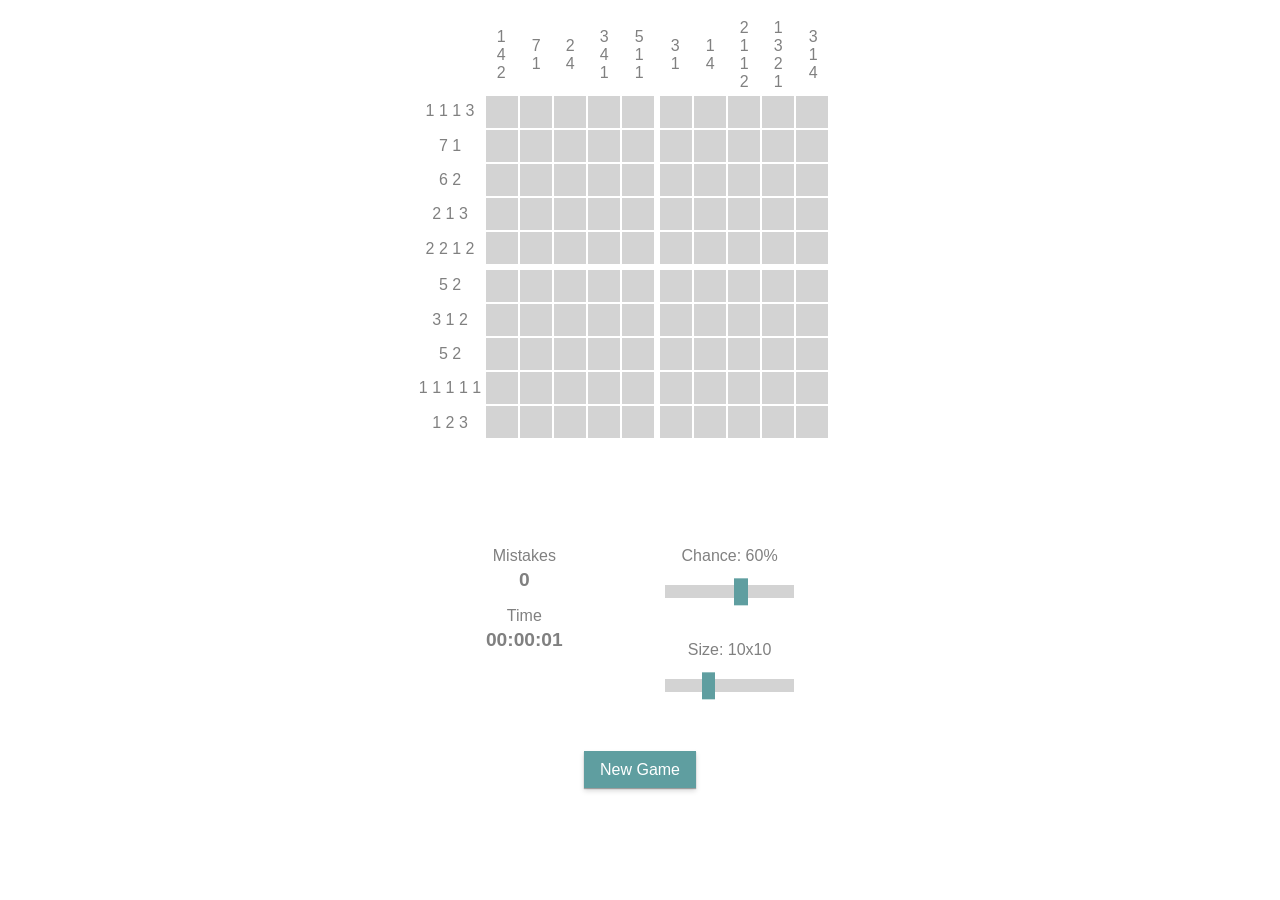
<file: nonogram/index.html>
<!DOCTYPE html>
<html lang='en'>

<head>
    <meta charset='UTF-8'>
    <meta http-equiv='X-UA-Compatible' content='IE=edge'>
    <meta name='viewport' content='width=device-width, initial-scale=1.0'>
    <link rel='stylesheet' href='css/style.css'>
    <link rel='stylesheet' href='css/slider.css'>
    <title>Nonogram</title>
    <link rel='icon' href='/logo.svg' type='image/svg+xml'>
</head>

<body>
    <game></game>
    <p id='win_label'>Finished!</p>
    <controls>
        <stats>
            <p id='mistakes_label'>Mistakes<span>0</span></p>
            <p id='time_label'>Time<span>00:00:00</span></p>
        </stats>
        <settings>
            <p id='chance_label'>Chance: 60%</p>
            <input type='range' min='0' max='100' value='60' id='chance_slider'>
            <p id='size_label'>Size: 10x10</p>
            <input type='range' min='3' max='25' value='10' id='size_slider'>
        </settings>
    </controls>
    <btn id='reset_btn'>New Game</btn>
    <script src='js/nonogram.min.js'></script>
</body>

</html>
</file>
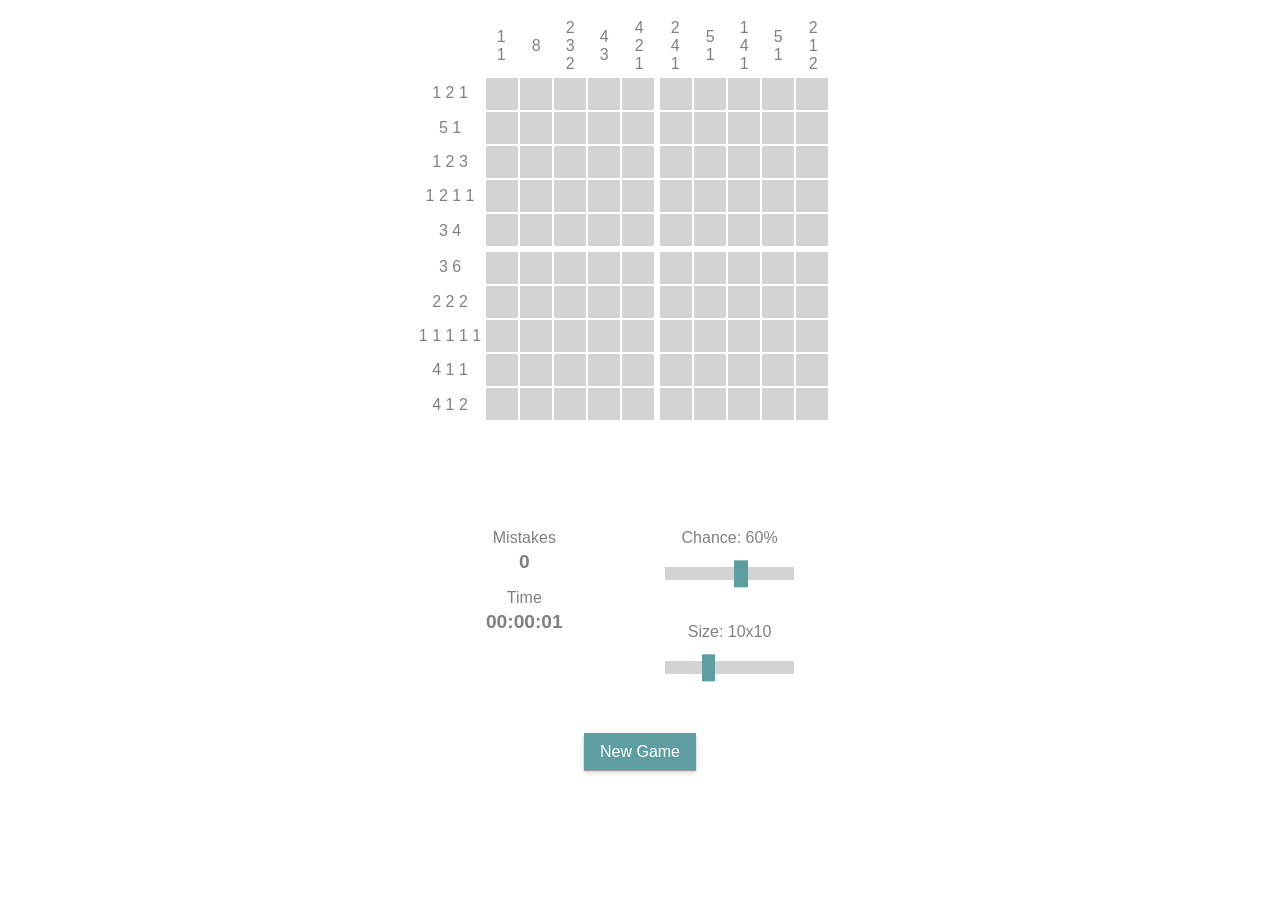
<file: Nonogramm/index.html>
<!DOCTYPE html>
<html lang='en'>

<head>
    <meta charset='UTF-8'>
    <meta http-equiv='X-UA-Compatible' content='IE=edge'>
    <meta name='viewport' content='width=device-width, initial-scale=1.0'>
    <link rel='stylesheet' href='css/style.css'>
    <link rel='stylesheet' href='css/slider.css'>
    <title>Nonogram</title>
</head>

<body>
    <game></game>
    <p id='win_label'>Finished!</p>
    <controls>
        <stats>
            <p id='mistakes_label'>Mistakes<span>0</span></p>
            <p id='time_label'>Time<span>00:00:00</span></p>
        </stats>
        <settings>
            <p id='chance_label'>Chance: 60%</p>
            <input type='range' min='0' max='100' value='60' id='chance_slider'>
            <p id='size_label'>Size: 10x10</p>
            <input type='range' min='3' max='25' value='10' id='size_slider'>
        </settings>
    </controls>
    <btn id='reset_btn'>New Game</btn>
    <script src='js/nonogram.min.js'></script>
</body>

</html>
</file>
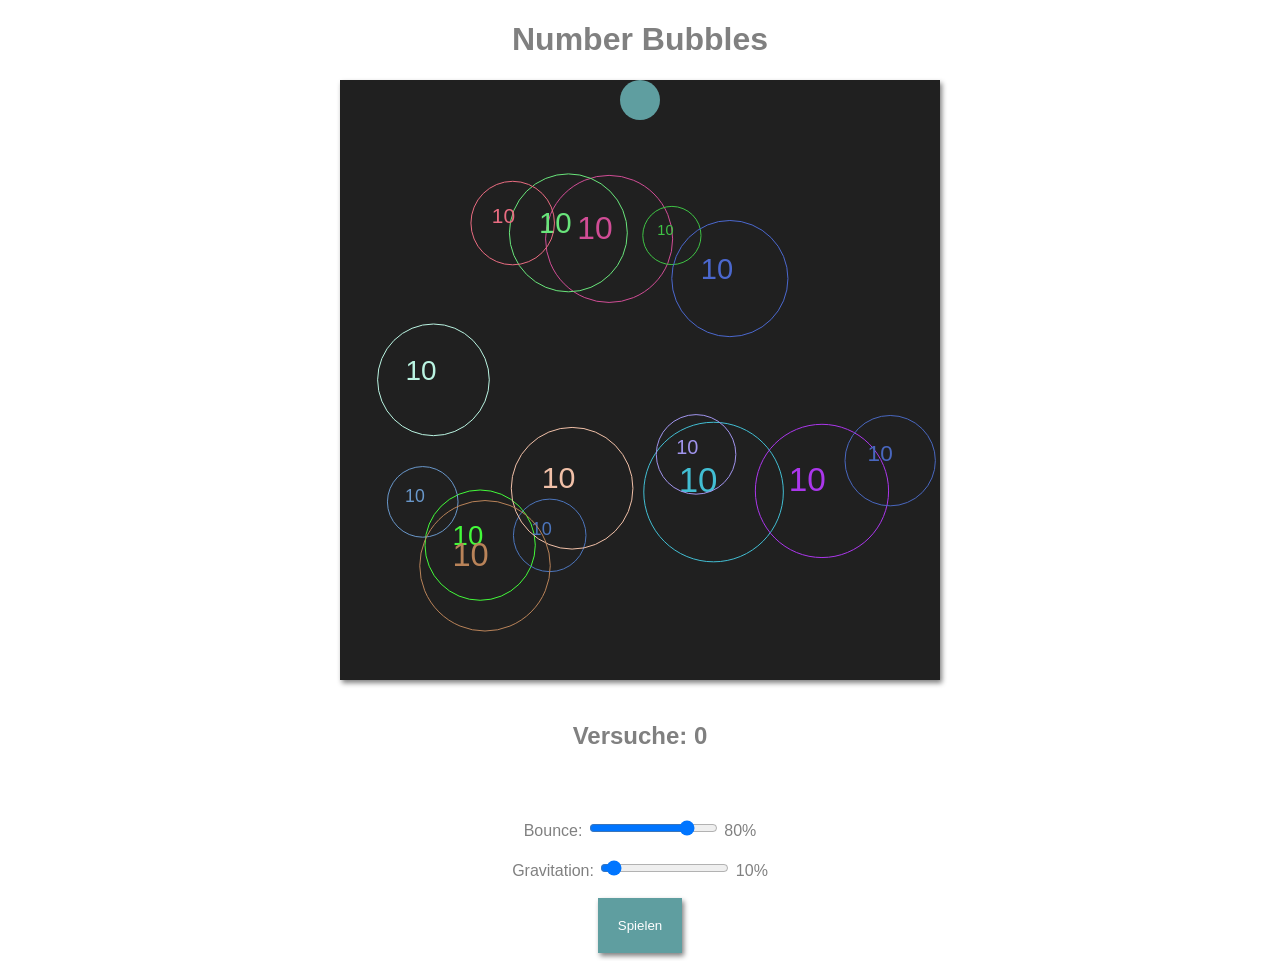
<file: numberbubbles/index.html>
<!DOCTYPE html>
<html lang="en">
<head>
    <meta charset="UTF-8">
    <meta http-equiv="X-UA-Compatible" content="IE=edge">
    <meta name="viewport" content="width=device-width, initial-scale=1.0">
    <title>Number Bubbles</title>
    <link rel="icon" href="/logo.svg" type="image/svg+xml">
    <link rel="stylesheet" href="./css/style.css">
</head>
<body>
    <h1>Number Bubbles</h1>
    <canvas id="gameCanvas" width="600" height="600"></canvas><br><br>
    <h2 id="tries"></h2>
    <h2 class="fertig">Fertig</h2>
    <label for="bounce">Bounce:</label>
    <input type="range" id="bounce" max="100" min="0" value="80" oninput="changeValue()">
    <label for="bounce" id="bounceValue"></label><br><br>
    <label for="gravity">Gravitation:</label>
    <input type="range" id="gravity" min="1" max="200" value="10" oninput="changeGravity()">
    <label for="gravity" id="gravityValue"></label><br><br>
    <button onclick="startGame()">Spielen</button>
    <script src="./javascript/script.js"></script>
</body>
</html>
</file>
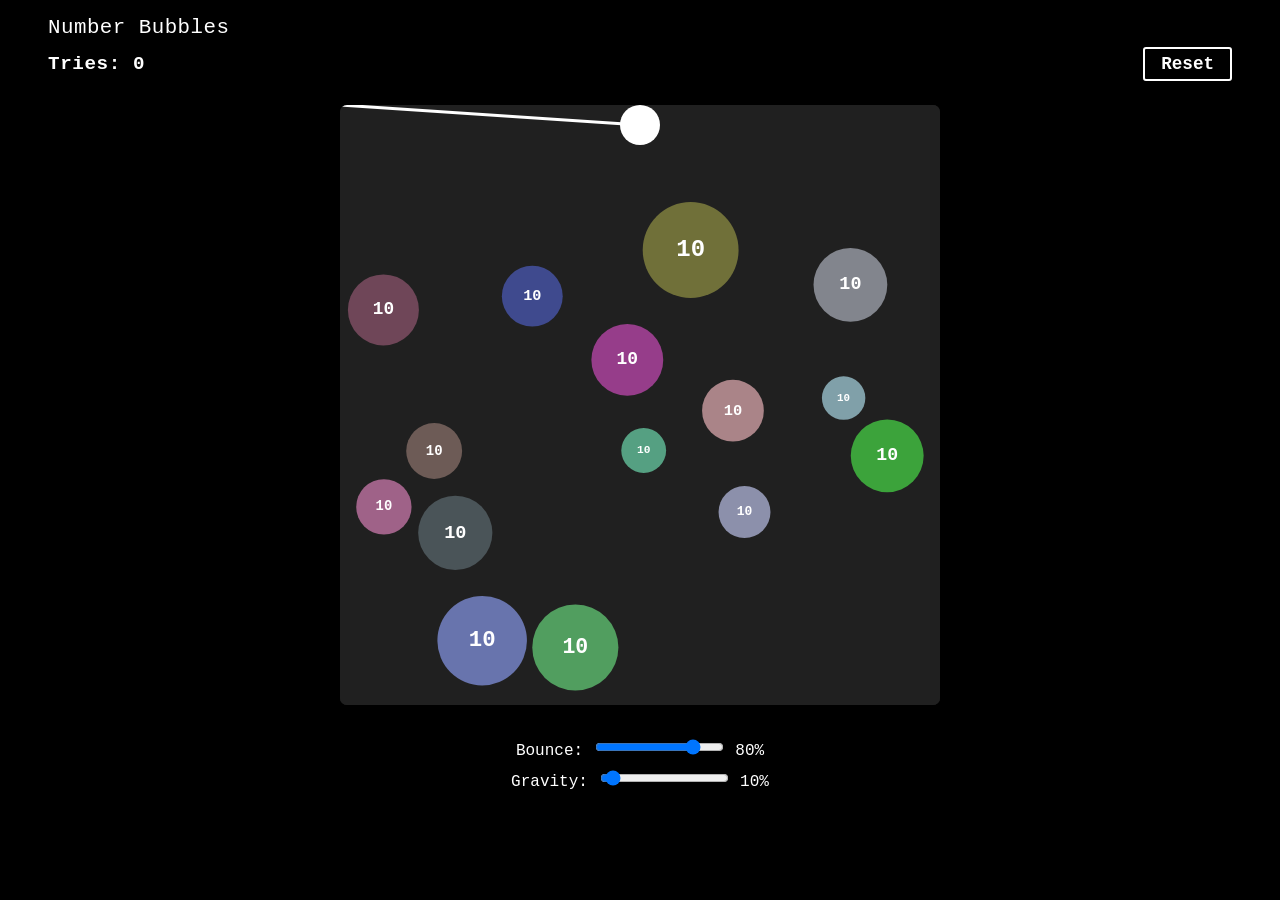
<file: numberbubbles2/index.html>
<!DOCTYPE html>
<html lang="en">
<head>
    <meta charset="UTF-8">
    <meta http-equiv="X-UA-Compatible" content="IE=edge">
    <meta name="viewport" content="width=device-width, initial-scale=1.0">
    <title>Number Bubbles</title>
    <link rel="icon" href="/logo.svg" type="image/svg+xml">
    <link rel="stylesheet" href="./css/style.css">
    <script src="./js/main.js" defer></script>
</head>
<body>
    <div id="doneContainer">
        <h1>Number Bubbles</h1>
        <h2 class="doneText">Fertig</h2>
    </div>

    <div id="titleContainer">    
        <h2 id="tries"></h2>
        <div id="resetButton">Reset</div>
    </div>
    

    <canvas id="gameCanvas" width="600" height="600"></canvas>

    <div class="sliderContainer">
        <label for="bounce">Bounce:</label>
        <input type="range" id="bounce" max="100" min="0" value="80">
        <label for="bounce" id="bounceValue"></label>
    </div>

    <div class="sliderContainer">
        <label for="gravity">Gravity:</label>
        <input type="range" id="gravity" min="1" max="200" value="10">
        <label for="gravity" id="gravityValue"></label>
    </div>
</body>
</html>
</file>
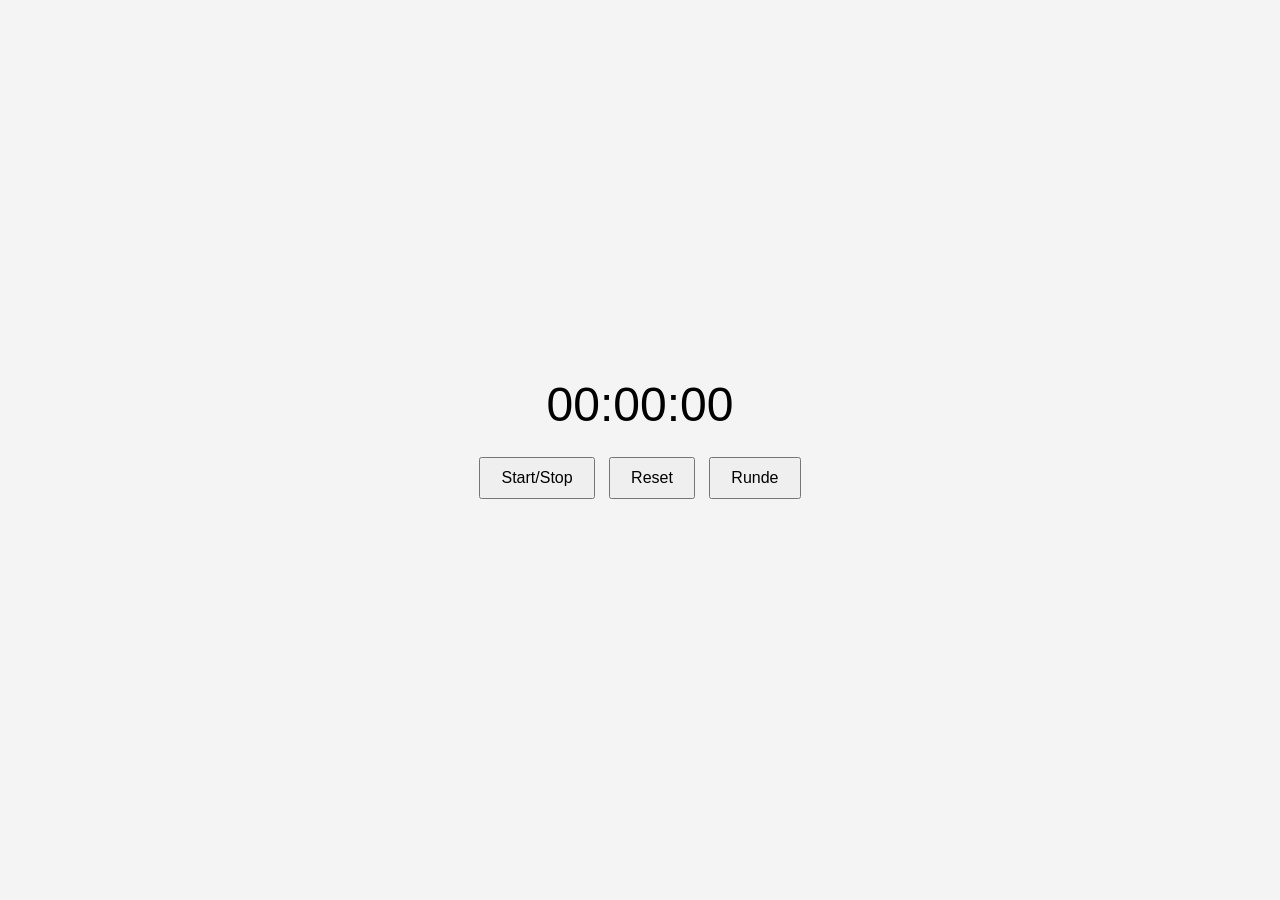
<file: stopwatch/index.html>
<!DOCTYPE html>
<html lang="de">
<head>
    <meta charset="UTF-8">
    <meta name="viewport" content="width=device-width, initial-scale=1.0">
    <title>Stoppuhr</title>
    <link rel="icon" href="/logo.svg" type="image/svg+xml">
    <style>
        body {
            font-family: Arial, sans-serif;
            display: flex;
            justify-content: center;
            align-items: center;
            height: 100vh;
            margin: 0;
            background-color: #f4f4f4;
        }

        .stopwatch {
            text-align: center;
        }

        #display {
            font-size: 48px;
            margin-bottom: 20px;
        }

        button {
            margin: 5px;
            padding: 10px 20px;
            font-size: 16px;
        }

        #laps {
            margin-top: 20px;
            text-align: left;
        }
    </style>
</head>
<body>
    <div class="stopwatch">
        <div id="display">00:00:00</div>
        <button id="startStopButton">Start/Stop</button>
        <button id="resetButton">Reset</button>
        <button id="lapButton">Runde</button>
        <div id="laps"></div>
    </div>
    <script>
        let timerInterval;
        let elapsedTime = 0;
        let lastLapTime = 0;
        let isRunning = false;

        const displayElement = document.getElementById('display');
        const startStopButton = document.getElementById('startStopButton');
        const resetButton = document.getElementById('resetButton');
        const lapButton = document.getElementById('lapButton');
        const lapsElement = document.getElementById('laps');

        startStopButton.addEventListener('click', () => {
            if (isRunning) {
                clearInterval(timerInterval);
            } else {
                timerInterval = setInterval(updateTime, 1000);
            }
            isRunning = !isRunning;
        });

        resetButton.addEventListener('click', () => {
            clearInterval(timerInterval);
            elapsedTime = 0;
            lastLapTime = 0;
            displayElement.textContent = '00:00:00';
            lapsElement.innerHTML = '';
            isRunning = false;
        });

        lapButton.addEventListener('click', () => {
            if (!isRunning) return;
            const currentLapTime = elapsedTime - lastLapTime;
            const totalElapsedTime = formatTime(elapsedTime);
            const formattedLapTime = formatTime(currentLapTime);

            const lapElement = document.createElement('div');
            lapElement.textContent = `Runde: ${formattedLapTime} (Total: ${totalElapsedTime})`;
            lapsElement.appendChild(lapElement);

            lastLapTime = elapsedTime;
        });

        function updateTime() {
            elapsedTime++;
            displayElement.textContent = formatTime(elapsedTime);
        }

        function formatTime(time) {
            const hours = String(Math.floor(time / 3600)).padStart(2, '0');
            const minutes = String(Math.floor((time % 3600) / 60)).padStart(2, '0');
            const seconds = String(time % 60).padStart(2, '0');
            return `${hours}:${minutes}:${seconds}`;
        }
    </script>
</body>
</html>
</file>
<file: csharp-uebungen/styles.css>
:root {
  color-scheme: light;
  font-family: system-ui, -apple-system, BlinkMacSystemFont, "Segoe UI", sans-serif;
  color: #25292d;
  background: #fff;
  font-size: 16px;
  line-height: 1.6;
  --muted: #62696f;
  --line: #dce0e3;
  --link: #235780;
}
* { box-sizing: border-box; }
body { margin: 0; }
.page { max-width: 880px; padding: 32px 28px 48px; margin: auto; }
a { color: var(--link); text-underline-offset: 3px; }
a:hover { text-decoration-thickness: 2px; }
.back { font-size: .875rem; }
.eyebrow { color: var(--muted); font-size: .875rem; margin: 36px 0 4px; }
h1 { font-size: 2.3rem; line-height: 1.2; font-weight: 650; margin: 0 0 12px; letter-spacing: -.035em; }
.lead { margin: 0 0 20px; max-width: 650px; }
.exam { font-size: .875rem; color: var(--muted); border-left: 3px solid var(--line); padding-left: 14px; }
.exam strong { color: #353b40; font-weight: 600; }
nav { display: flex; flex-wrap: wrap; gap: 8px 22px; border-bottom: 1px solid var(--line); padding: 16px 0 20px; font-size: .9rem; }
h2 { font-size: 1.25rem; margin: 38px 0 12px; font-weight: 650; scroll-margin-top: 20px; }
h3 { font-size: .95rem; margin: 24px 0 6px; font-weight: 650; }
p { margin: 12px 0; }
ul { padding-left: 22px; margin: 6px 0 18px; }
li + li { margin-top: 6px; }
summary { cursor: pointer; }
summary:hover { color: var(--link); }
.setup { margin: 20px 0; font-size: .9rem; }
.setup > summary { color: var(--muted); }
.exercise { border-bottom: 1px solid var(--line); scroll-margin-top: 18px; }
.exercise:first-of-type { border-top: 1px solid var(--line); }
.exercise > summary { display: flex; align-items: baseline; gap: 14px; padding: 18px 0; list-style: none; }
.exercise > summary::-webkit-details-marker { display: none; }
.exercise > summary::after { content: "+"; font-size: 1.15rem; width: 14px; flex-shrink: 0; text-align: center; color: var(--muted); }
.exercise[open] > summary::after { content: "−"; }
.number { font-size: .85rem; color: var(--muted); font-variant-numeric: tabular-nums; min-width: 23px; }
.task-title { flex: 1; font-weight: 600; line-height: 1.45; }
.topic { display: block; font-weight: 400; font-size: .8rem; color: var(--muted); margin-top: 3px; }
.exercise-body { padding: 0 28px 24px 37px; }
.exercise-body > p:first-child { margin-top: 0; }
.table-wrap { max-width: 100%; overflow-x: auto; }
table { border-collapse: collapse; width: 100%; font-size: .875rem; text-align: left; }
th { background: #f4f5f6; font-weight: 600; }
th, td { padding: 9px 12px; border-bottom: 1px solid var(--line); vertical-align: top; }
td:first-child { width: 32%; }
.expected { white-space: pre-line; }
.hint, .solution { margin-top: 18px; font-size: .9rem; }
.hint > summary { color: var(--muted); }
.solution > summary { color: var(--link); font-weight: 600; }
.solution-content { margin-top: 16px; }
.solution-content h4 { font-size: .95rem; margin: 12px 0 8px; }
label { display: block; margin: 16px 0 6px; font-size: .85rem; }
.unlock-row { display: flex; gap: 8px; align-items: stretch; flex-wrap: wrap; }
input { width: 240px; max-width: 100%; min-width: 0; border: 1px solid #969fa6; border-radius: 3px; padding: 9px 10px; font: inherit; background: #fff; }
button { border: 1px solid #9ca5ac; border-radius: 3px; padding: 9px 13px; color: #25292d; background: #f4f5f6; font: inherit; font-weight: 500; cursor: pointer; }
button:hover { background: #e7ebee; }
button:disabled { cursor: wait; opacity: .65; }
.solution-actions { display: flex; gap: 8px; flex-wrap: wrap; }
.solution-actions button { font-size: .85rem; }
.unlock-status { margin: 8px 0 0; font-size: .85rem; }
.unlock-status:empty { display: none; }
.unlock-status.error { color: #a02525; }
pre { background: #f4f5f6; border: 1px solid #e3e6e8; padding: 15px; overflow-x: auto; line-height: 1.55; font-size: .85rem; border-radius: 3px; tab-size: 4; }
code { font-family: Consolas, "Liberation Mono", monospace; font-size: .92em; }
pre code { font-size: inherit; }
.section-note, footer { font-size: .8rem; color: var(--muted); }
.section-note { margin-top: -5px; }
footer { border-top: 1px solid var(--line); margin-top: 44px; padding-top: 14px; }
footer p { margin: 6px 0; }
:focus-visible { outline: 3px solid #3a74a0; outline-offset: 4px; }
.skip-link { position: absolute; left: 12px; top: -80px; background: #fff; padding: 8px; }
.skip-link:focus { top: 8px; }
.sr-only { position: absolute; width: 1px; height: 1px; padding: 0; margin: -1px; overflow: hidden; clip: rect(0,0,0,0); white-space: nowrap; border: 0; }
[hidden] { display: none !important; }
@media (max-width: 600px) {
  .page { padding: 20px 18px 32px; }
  h1 { font-size: 2rem; }
  .eyebrow { margin-top: 28px; }
  nav { gap: 8px 16px; }
  .exercise > summary { gap: 10px; flex-wrap: wrap; }
  .task-title { flex-basis: calc(100% - 60px); }
  .exercise > summary::after { order: 0; }
  .exercise-body { padding: 0 0 24px; }
  th, td { padding: 8px; overflow-wrap: anywhere; }
  input { flex: 1; width: 140px; }
}
@media print {
  .page { max-width: none; padding: 0; }
  .back, nav, .setup, .hint, .solution, .skip-link { display: none; }
  .exercise { break-inside: avoid; }
  .exercise-body { padding-left: 0; }
  .exercise > summary::after { display: none; }
}
</file>
<file: epub-reader/styles.css>
:root {
  color-scheme: light;
  --background: #e9e8e4;
  --surface: #f8f7f3;
  --surface-raised: #ffffff;
  --reader-page: #fffefa;
  --ink: #262624;
  --muted: #6c6b67;
  --border: #cfcec8;
  --border-strong: #aaa9a3;
  --accent: #365d73;
  --accent-hover: #294c60;
  --accent-soft: #dce9ef;
  --danger: #8d3029;
  --warning-bg: #fff4d6;
  --warning-ink: #624d16;
  --error-bg: #fbe4e1;
  --shadow: 0 12px 32px rgba(28, 29, 30, 0.14);
  --toolbar-height: 64px;
  --reader-width: 100%;
}

:root[data-theme="dark"] {
  color-scheme: dark;
  --background: #1e2022;
  --surface: #282b2e;
  --surface-raised: #32363a;
  --reader-page: #202224;
  --ink: #ecebe7;
  --muted: #b2b1ac;
  --border: #484c50;
  --border-strong: #676c70;
  --accent: #8bb7ca;
  --accent-hover: #acd0df;
  --accent-soft: #304955;
  --danger: #ffaaa1;
  --warning-bg: #433b25;
  --warning-ink: #f0d785;
  --error-bg: #4a2928;
  --shadow: 0 12px 34px rgba(0, 0, 0, 0.34);
}

* {
  box-sizing: border-box;
}

html,
body {
  width: 100%;
  height: 100%;
  background: var(--background);
}

body {
  margin: 0;
  overflow: hidden;
  background: var(--background);
  color: var(--ink);
  font-family: Inter, ui-sans-serif, system-ui, -apple-system, BlinkMacSystemFont, "Segoe UI", sans-serif;
}

button,
input {
  font: inherit;
}

button {
  color: inherit;
}

button:focus-visible,
input:focus-visible,
.toc-link:focus-visible,
.recent-book-button:focus-visible,
.search-result-button:focus-visible {
  outline: 3px solid color-mix(in srgb, var(--accent) 72%, transparent);
  outline-offset: 2px;
}

button:disabled {
  cursor: default;
  opacity: 0.42;
}

.app-shell {
  display: grid;
  grid-template-rows: auto auto minmax(0, 1fr) auto;
  width: 100%;
  height: 100vh;
  height: 100dvh;
  background: var(--background);
}

.toolbar {
  z-index: 20;
  display: flex;
  grid-row: 1;
  min-height: var(--toolbar-height);
  align-items: center;
  justify-content: space-between;
  gap: 16px;
  padding: 9px 12px;
  border-bottom: 1px solid var(--border);
  background: var(--surface);
  box-shadow: 0 1px 4px rgba(0, 0, 0, 0.06);
}

.book-heading,
.toolbar-actions,
.button-group {
  display: flex;
  align-items: center;
}

.book-heading {
  min-width: 0;
  gap: 10px;
}

.recent-menu,
.search-menu,
.mobile-reading-menu {
  position: relative;
  flex: 0 0 auto;
}

.mobile-reading-menu {
  display: none;
}

.recent-panel {
  position: fixed;
  top: calc(var(--toolbar-height) + 8px);
  left: 62px;
  z-index: 30;
  width: min(calc(100vw - 78px), 350px);
  max-height: min(62vh, 430px);
  overflow: auto;
  border: 1px solid var(--border);
  border-radius: 8px;
  background: var(--surface-raised);
  box-shadow: var(--shadow);
}

.recent-panel[hidden] {
  display: none;
}

.recent-header {
  display: grid;
  gap: 3px;
  padding: 13px 14px 10px;
  border-bottom: 1px solid var(--border);
}

.recent-header strong {
  font-size: 0.9rem;
}

.recent-header span {
  color: var(--muted);
  font-size: 0.72rem;
}

.recent-list {
  display: grid;
  gap: 3px;
  margin: 0;
  padding: 6px;
  list-style: none;
}

.recent-book-button {
  display: grid;
  width: 100%;
  gap: 3px;
  padding: 9px 10px;
  border: 0;
  border-radius: 5px;
  background: transparent;
  color: var(--ink);
  cursor: pointer;
  text-align: left;
}

.recent-book-button:hover {
  background: var(--accent-soft);
}

.recent-book-title,
.recent-book-detail {
  overflow: hidden;
  text-overflow: ellipsis;
  white-space: nowrap;
}

.recent-book-title {
  font-size: 0.82rem;
  font-weight: 720;
}

.recent-book-detail {
  color: var(--muted);
  font-size: 0.7rem;
}

.search-panel {
  position: fixed;
  top: calc(var(--toolbar-height) + 8px);
  left: 112px;
  z-index: 30;
  display: grid;
  width: min(calc(100vw - 128px), 560px);
  max-height: min(70vh, 560px);
  grid-template-rows: auto auto minmax(0, 1fr);
  overflow: hidden;
  border: 1px solid var(--border);
  border-radius: 8px;
  background: var(--surface-raised);
  box-shadow: var(--shadow);
}

.search-panel[hidden] {
  display: none;
}

.search-form {
  display: grid;
  grid-template-columns: minmax(0, 1fr) 40px 40px;
  gap: 6px;
  padding: 10px;
  border-bottom: 1px solid var(--border);
}

.search-form input {
  min-width: 0;
  border: 1px solid var(--border);
  border-radius: 6px;
  padding: 0 11px;
  background: var(--surface);
  color: var(--ink);
}

.search-form input::placeholder {
  color: var(--muted);
}

.search-status {
  margin: 0;
  padding: 8px 12px;
  border-bottom: 1px solid var(--border);
  color: var(--muted);
  font-size: 0.74rem;
}

.search-results {
  display: grid;
  gap: 3px;
  margin: 0;
  padding: 6px;
  overflow: auto;
  list-style: none;
}

.search-result-button {
  display: grid;
  width: 100%;
  gap: 4px;
  padding: 9px 10px;
  border: 0;
  border-radius: 5px;
  background: transparent;
  color: var(--ink);
  cursor: pointer;
  text-align: left;
}

.search-result-button:hover {
  background: var(--accent-soft);
}

.search-result-chapter {
  overflow: hidden;
  color: var(--accent);
  font-size: 0.7rem;
  font-weight: 750;
  text-overflow: ellipsis;
  white-space: nowrap;
}

.search-result-excerpt {
  display: -webkit-box;
  overflow: hidden;
  font-family: Georgia, "Times New Roman", serif;
  font-size: 0.84rem;
  line-height: 1.35;
  -webkit-box-orient: vertical;
  -webkit-line-clamp: 2;
}

.mobile-reading-panel {
  position: fixed;
  top: calc(env(safe-area-inset-top, 0px) + var(--toolbar-height) + 8px);
  right: calc(env(safe-area-inset-right, 0px) + 12px);
  left: calc(env(safe-area-inset-left, 0px) + 12px);
  z-index: 30;
  max-height: calc(100dvh - env(safe-area-inset-top, 0px) - env(safe-area-inset-bottom, 0px) - var(--toolbar-height) - 20px);
  overflow: auto;
  border: 1px solid var(--border);
  border-radius: 8px;
  background: var(--surface-raised);
  box-shadow: var(--shadow);
}

.mobile-reading-panel[hidden] {
  display: none;
}

.mobile-reading-header {
  display: grid;
  gap: 3px;
  padding: 13px 14px 10px;
  border-bottom: 1px solid var(--border);
}

.mobile-reading-header strong {
  font-size: 0.9rem;
}

.mobile-reading-header span {
  color: var(--muted);
  font-size: 0.72rem;
}

.mobile-reading-options {
  display: grid;
  gap: 4px;
  margin: 0;
  padding: 6px;
  border: 0;
}

.mobile-reading-options label {
  display: grid;
  grid-template-columns: 28px minmax(0, 1fr);
  align-items: center;
  gap: 7px;
  padding: 10px;
  border-radius: 6px;
  cursor: pointer;
}

.mobile-reading-options label:hover,
.mobile-reading-options label:has(input:checked) {
  background: var(--accent-soft);
}

.mobile-reading-options input {
  width: 18px;
  height: 18px;
  margin: 0;
  accent-color: var(--accent);
}

.mobile-reading-options span {
  display: grid;
  gap: 2px;
}

.mobile-reading-options strong {
  font-size: 0.82rem;
}

.mobile-reading-options small {
  color: var(--muted);
  font-size: 0.72rem;
}

.mobile-spacing-setting {
  display: grid;
  gap: 8px;
  padding: 14px;
  border-top: 1px solid var(--border);
}

.mobile-spacing-setting label {
  display: flex;
  justify-content: space-between;
  gap: 12px;
  font-size: 0.82rem;
  font-weight: 650;
}

.mobile-spacing-setting input {
  width: 100%;
  min-height: 28px;
  margin: 0;
  accent-color: var(--accent);
}

.mobile-spacing-setting p {
  margin: 0;
  color: var(--muted);
  font-size: 0.75rem;
}

.book-labels {
  min-width: 0;
}

.book-labels h1,
.book-labels p,
.toc-header h2,
.landing h2,
.landing p {
  margin: 0;
}

.book-labels h1 {
  overflow: hidden;
  max-width: min(38vw, 34rem);
  font-size: 0.98rem;
  font-weight: 750;
  line-height: 1.25;
  text-overflow: ellipsis;
  white-space: nowrap;
}

.book-labels p {
  overflow: hidden;
  max-width: min(38vw, 34rem);
  margin-top: 2px;
  color: var(--muted);
  font-size: 0.77rem;
  line-height: 1.2;
  text-overflow: ellipsis;
  white-space: nowrap;
}

.toolbar-actions {
  justify-content: flex-end;
  gap: 7px;
}

.icon-button,
.text-button,
.primary-button,
.page-button,
.toc-link {
  border: 0;
  cursor: pointer;
}

.icon-button,
.text-button,
.button-group {
  min-height: 40px;
  border: 1px solid var(--border);
  border-radius: 6px;
  background: var(--surface-raised);
}

.icon-button {
  display: inline-grid;
  width: 40px;
  place-items: center;
  padding: 0;
}

.icon-button:hover:not(:disabled),
.text-button:hover:not(:disabled),
.button-group:has(button:hover:not(:disabled)) {
  border-color: var(--border-strong);
  background: var(--accent-soft);
}

.icon-button svg,
.page-button svg {
  width: 21px;
  height: 21px;
  fill: none;
  stroke: currentColor;
  stroke-linecap: round;
  stroke-linejoin: round;
  stroke-width: 1.8;
}

.text-button {
  padding: 0 14px;
  font-size: 0.86rem;
  font-weight: 700;
}

.button-group {
  overflow: hidden;
}

.button-group .icon-button {
  min-height: 38px;
  border: 0;
  border-radius: 0;
  background: transparent;
}

.button-group output {
  width: 47px;
  color: var(--muted);
  font-size: 0.72rem;
  font-variant-numeric: tabular-nums;
  text-align: center;
}

.font-button {
  font-family: Georgia, serif;
  font-size: 0.85rem;
  font-weight: 700;
}

.font-button span {
  font-family: inherit;
  font-size: 0.7rem;
}

.theme-icon-moon,
.fullscreen-exit,
:root[data-theme="dark"] .theme-icon-sun,
.app-shell:fullscreen .fullscreen-enter {
  display: none;
}

:root[data-theme="dark"] .theme-icon-moon,
.app-shell:fullscreen .fullscreen-exit {
  display: block;
}

.notice {
  position: fixed;
  z-index: 9;
  top: calc(var(--toolbar-height) + 8px);
  left: 50%;
  width: max-content;
  max-width: min(42rem, calc(100% - 24px));
  padding: 8px 16px;
  border: 1px solid var(--border);
  border-radius: 6px;
  background: var(--accent-soft);
  box-shadow: var(--shadow);
  color: var(--ink);
  font-size: 0.82rem;
  text-align: center;
  transform: translateX(-50%);
  pointer-events: none;
}

.notice[data-kind="warning"] {
  background: var(--warning-bg);
  color: var(--warning-ink);
}

.notice[data-kind="error"] {
  background: var(--error-bg);
  color: var(--danger);
}

.selection-actions {
  position: fixed;
  z-index: 50;
  display: flex;
  max-width: calc(100vw - 16px);
  align-items: center;
  justify-content: center;
  flex-wrap: wrap;
  gap: 3px;
  padding: 5px;
  border: 1px solid var(--border-strong);
  border-radius: 8px;
  background: var(--surface-raised);
  box-shadow: var(--shadow);
}

.selection-actions[hidden] {
  display: none;
}

.selection-actions::after {
  position: absolute;
  top: 100%;
  left: var(--selection-arrow-left, 50%);
  width: 10px;
  height: 10px;
  border-right: 1px solid var(--border-strong);
  border-bottom: 1px solid var(--border-strong);
  background: var(--surface-raised);
  content: "";
  transform: translate(-50%, -5px) rotate(45deg);
}

.selection-actions[data-placement="below"]::after {
  top: auto;
  bottom: 100%;
  border: 0;
  border-top: 1px solid var(--border-strong);
  border-left: 1px solid var(--border-strong);
  transform: translate(-50%, 5px) rotate(45deg);
}

.selection-label {
  max-width: 150px;
  overflow: hidden;
  padding: 0 7px;
  font-family: Georgia, "Times New Roman", serif;
  font-size: 0.78rem;
  font-style: italic;
  text-overflow: ellipsis;
  white-space: nowrap;
}

.selection-actions button {
  display: inline-flex;
  min-height: 36px;
  align-items: center;
  gap: 5px;
  padding: 0 9px;
  border: 0;
  border-radius: 5px;
  background: transparent;
  color: var(--ink);
  cursor: pointer;
  font-size: 0.75rem;
  font-weight: 680;
}

.selection-actions button:hover,
.selection-actions button:focus-visible {
  background: var(--accent-soft);
}

.selection-actions svg {
  width: 17px;
  height: 17px;
  fill: none;
  stroke: currentColor;
  stroke-linecap: round;
  stroke-linejoin: round;
  stroke-width: 1.7;
}

.main-area,
.reader,
.page-stage,
.viewer-shell,
.viewer {
  min-width: 0;
  min-height: 0;
}

.main-area {
  position: relative;
  grid-row: 3;
  overflow: hidden;
}

.landing {
  display: grid;
  width: 100%;
  height: 100%;
  place-items: center;
  overflow: auto;
  padding: 28px 18px;
}

.landing[hidden],
.reader[hidden],
.progress-bar[hidden] {
  display: none;
}

.drop-zone {
  width: min(100%, 630px);
  padding: clamp(30px, 7vw, 68px) clamp(22px, 6vw, 64px);
  border: 2px dashed var(--border-strong);
  border-radius: 12px;
  background: var(--surface);
  box-shadow: var(--shadow);
  text-align: center;
}

.book-mark {
  width: 74px;
  height: 74px;
  margin-bottom: 20px;
  fill: none;
  stroke: var(--accent);
  stroke-linecap: round;
  stroke-linejoin: round;
  stroke-width: 2.5;
}

.eyebrow {
  margin-bottom: 8px !important;
  color: var(--accent);
  font-size: 0.72rem;
  font-weight: 800;
  letter-spacing: 0.12em;
  text-transform: uppercase;
}

.landing h2 {
  font-family: Georgia, "Times New Roman", serif;
  font-size: clamp(2rem, 7vw, 3.8rem);
  font-weight: 500;
  letter-spacing: -0.035em;
  line-height: 1;
}

.landing-copy {
  max-width: 31rem;
  margin: 18px auto 24px !important;
  color: var(--muted);
  line-height: 1.55;
}

.primary-button {
  min-height: 46px;
  padding: 0 22px;
  border-radius: 6px;
  background: var(--accent);
  color: var(--surface-raised);
  font-weight: 750;
}

:root[data-theme="dark"] .primary-button {
  color: #172127;
}

.primary-button:hover:not(:disabled) {
  background: var(--accent-hover);
}

.landing-status {
  margin-top: 18px !important;
  color: var(--muted);
  font-size: 0.78rem;
}

.install-card {
  display: grid;
  justify-items: center;
  gap: 12px;
  margin-top: 24px;
  padding-top: 22px;
  border-top: 1px solid var(--border);
}

.install-card[hidden],
.install-card [hidden] {
  display: none;
}

.install-card summary {
  padding: 6px 0;
  color: var(--accent);
  cursor: pointer;
  font-size: 0.86rem;
  font-weight: 700;
}

.install-card summary:focus-visible {
  outline: 3px solid var(--accent);
  outline-offset: 3px;
}

.install-card p {
  color: var(--muted);
  font-size: 0.78rem;
  line-height: 1.5;
}

.install-card details p {
  margin-top: 8px;
}

.reader {
  position: relative;
  width: 100%;
  height: 100%;
}

.page-stage {
  position: relative;
  display: grid;
  width: 100%;
  height: 100%;
  grid-template-columns: 62px minmax(0, 1fr) 62px;
  align-items: stretch;
  gap: 8px;
  padding: 14px;
}

.viewer-shell {
  position: relative;
  width: var(--reader-width);
  min-width: min(100%, 320px);
  max-width: 100%;
  height: 100%;
  justify-self: center;
}

.viewer {
  width: 100%;
  height: 100%;
  overflow: hidden;
  border: 1px solid var(--border);
  border-radius: 3px;
  background: var(--reader-page);
  box-shadow: var(--shadow);
}

/* epub.js compensates for chapters added above the viewport in infinite scroll.
   Browser anchoring would apply that adjustment a second time. */
.viewer .epub-container {
  overflow-anchor: none;
}

.viewer iframe {
  border: 0 !important;
}

.landing-bookshelf { display: block; margin: 14px auto 0; }
.continue-reading:not([hidden]) { display: block; margin: 0 auto 14px; max-width: 100%; }
.offline-book { margin-top: 18px; padding-top: 10px; border-top: 1px solid var(--border); }
.bookshelf {
  width: min(720px, calc(100vw - 24px));
  max-height: calc(100dvh - 32px);
  padding: 24px;
  border: 1px solid var(--border);
  border-radius: 12px;
  background: var(--surface);
  color: var(--ink);
  box-shadow: var(--shadow);
  overflow: auto;
}
.bookshelf::backdrop { background: rgb(0 0 0 / 48%); }
.bookshelf [hidden], .sync-prompt[hidden], .update-banner[hidden] { display: none; }
.bookshelf-header, .drive-actions, .drive-folder-actions {
  display: flex; align-items: center; gap: 8px; flex-wrap: wrap;
}
.bookshelf-header { justify-content: space-between; align-items: flex-start; }
.bookshelf-header h2 { margin: 0; font-size: 1.4rem; }
.bookshelf-header p, .drive-hint { color: var(--muted); font-size: .85rem; line-height: 1.5; }
.bookshelf-header p { margin: 5px 0 18px; overflow-wrap: anywhere; }
.drive-status { font-size: .9rem; min-height: 1.4em; }
.drive-status[data-kind="error"] { color: var(--danger); }
.drive-folder-actions { border-top: 1px solid var(--border); padding-top: 16px; }
#drive-folder-name { overflow-wrap: anywhere; margin: 18px 0 12px; }
#drive-filter {
  width: 100%; padding: 10px 12px; border: 1px solid var(--border-strong);
  border-radius: 6px; background: var(--surface-raised); color: var(--ink);
}
.drive-files { list-style: none; padding: 0; margin: 12px 0 0; display: grid; gap: 6px; }
.drive-file {
  display: flex; align-items: center; gap: 12px; width: 100%; text-align: left;
  padding: 14px; border: 1px solid var(--border); border-radius: 7px;
  background: var(--surface-raised); cursor: pointer;
}
.drive-file:hover { border-color: var(--accent); background: var(--accent-soft); }
.drive-file > span:last-child { min-width: 0; }
.drive-file strong { display: block; overflow-wrap: anywhere; font-size: .95rem; }
.drive-file small { display: block; color: var(--muted); margin-top: 4px; }
.drive-book-author { display: block; color: var(--muted); margin-top: 5px; font-size: .9rem; }
.drive-book-cover {
  display: flex; align-items: center; justify-content: center; flex: 0 0 56px;
  width: 56px; height: 80px; overflow: hidden; border-radius: 3px;
  color: var(--accent); background: var(--accent-soft); font-size: 1.6rem;
}
.drive-book-cover img { display: block; width: 100%; height: 100%; object-fit: contain; }
.drive-file-icon { font-size: 1.4rem; color: var(--accent); flex: 0 0 26px; }
#bookshelf-toggle { position: relative; flex-shrink: 0; }
#bookshelf-toggle[data-sync="pending"]::after,
#bookshelf-toggle[data-sync="synced"]::after {
  content: ""; position: absolute; right: 3px; bottom: 3px;
  width: 6px; height: 6px; border-radius: 50%; background: var(--accent);
}
#bookshelf-toggle[data-sync="pending"]::after { background: #c48c28; }
.reader-notifications {
  position: fixed; bottom: calc(env(safe-area-inset-bottom, 0px) + 80px);
  left: 50%; transform: translateX(-50%); z-index: 51;
  display: grid; justify-items: center; gap: 10px;
  width: min(620px, calc(100vw - 24px)); pointer-events: none;
}
.sync-prompt, .update-banner {
  display: flex; align-items: center; justify-content: center;
  gap: 10px; flex-wrap: wrap; width: 100%; pointer-events: auto;
  padding: 14px; background: var(--surface-raised); border: 1px solid var(--accent);
  border-radius: 8px; box-shadow: var(--shadow); font-size: .9rem;
}
.update-banner { width: min(100%, 440px); justify-content: space-between; }
.update-actions { display: flex; gap: 8px; }
.update-actions .text-button { flex: 0 0 auto; white-space: nowrap; }
#update-now { background: var(--accent-soft); }
@media (max-width: 440px) {
  .bookshelf { padding: 16px; }
  .drive-actions .primary-button { width: 100%; }
}

.page-button {
  align-self: center;
  width: 48px;
  height: 76px;
  border: 1px solid transparent;
  border-radius: 7px;
  background: transparent;
  color: var(--muted);
}

.previous-page {
  justify-self: end;
}

.next-page {
  justify-self: start;
}

.page-button:hover:not(:disabled) {
  border-color: var(--border);
  background: var(--surface-raised);
  color: var(--ink);
}

.page-button svg {
  width: 30px;
  height: 30px;
}

.loading-overlay {
  position: absolute;
  inset: 0;
  z-index: 8;
  display: flex;
  align-items: center;
  justify-content: center;
  gap: 10px;
  border-radius: 3px;
  background: color-mix(in srgb, var(--reader-page) 90%, transparent);
  color: var(--muted);
  font-size: 0.86rem;
}

.loading-overlay[hidden] {
  display: none;
}

.spinner {
  width: 18px;
  height: 18px;
  border: 2px solid var(--border);
  border-top-color: var(--accent);
  border-radius: 50%;
  animation: spin 0.75s linear infinite;
}

@keyframes spin {
  to {
    transform: rotate(360deg);
  }
}

.toc-panel {
  position: absolute;
  inset: 0 auto 0 0;
  z-index: 12;
  display: grid;
  width: min(88vw, 360px);
  grid-template-rows: auto minmax(0, 1fr);
  border-right: 1px solid var(--border);
  background: var(--surface);
  box-shadow: var(--shadow);
  transform: translateX(-105%);
  transition: transform 160ms ease;
}

.toc-panel.is-open {
  transform: translateX(0);
}

.toc-backdrop {
  position: absolute;
  inset: 0;
  z-index: 11;
  border: 0;
  background: rgba(0, 0, 0, 0.32);
}

.toc-header {
  display: flex;
  align-items: center;
  justify-content: space-between;
  gap: 12px;
  padding: 14px 12px 12px 18px;
  border-bottom: 1px solid var(--border);
}

.toc-header h2 {
  font-size: 1rem;
}

.toc-list {
  overflow: auto;
  padding: 10px;
}

.toc-list ul {
  margin: 0;
  padding: 0;
  list-style: none;
}

.toc-list ul ul {
  margin-left: 13px;
  padding-left: 8px;
  border-left: 1px solid var(--border);
}

.toc-link {
  width: 100%;
  padding: 8px 10px;
  border-radius: 5px;
  background: transparent;
  color: var(--muted);
  font-size: 0.84rem;
  line-height: 1.3;
  text-align: left;
}

.toc-link:hover,
.toc-link[aria-current="location"] {
  background: var(--accent-soft);
  color: var(--ink);
}

.toc-link[aria-current="location"] {
  font-weight: 750;
}

.progress-bar {
  z-index: 10;
  display: grid;
  grid-row: 4;
  min-height: 48px;
  grid-template-columns: minmax(270px, 430px) minmax(100px, 1fr) 46px;
  align-items: center;
  gap: 14px;
  padding: 8px 18px;
  border-top: 1px solid var(--border);
  background: var(--surface);
}

.reading-stats {
  display: flex;
  min-width: 0;
  align-items: center;
  gap: 10px;
  overflow: hidden;
  white-space: nowrap;
}

.location-label,
.page-stat {
  overflow: hidden;
  font-size: 0.78rem;
  text-overflow: ellipsis;
  white-space: nowrap;
}

.location-label {
  min-width: 0;
  color: var(--ink);
  font-weight: 680;
}

.page-stat {
  flex: 0 0 auto;
  color: var(--muted);
  font-variant-numeric: tabular-nums;
}

.progress-bar input {
  width: 100%;
  accent-color: var(--accent);
  cursor: pointer;
}

.progress-bar input:disabled {
  cursor: default;
}

.progress-bar output {
  color: var(--muted);
  font-size: 0.78rem;
  font-variant-numeric: tabular-nums;
  text-align: right;
}

.drop-overlay {
  position: fixed;
  inset: 0;
  z-index: 100;
  grid-area: 1 / 1 / -1 / -1;
  display: grid;
  place-items: center;
  padding: 20px;
  background: color-mix(in srgb, var(--accent) 24%, rgba(0, 0, 0, 0.35));
  opacity: 0;
  pointer-events: none;
  transition: opacity 100ms ease;
}

.drop-overlay.is-visible {
  opacity: 1;
}

.drop-overlay div {
  display: grid;
  width: min(100%, 520px);
  min-height: 220px;
  place-content: center;
  gap: 8px;
  border: 3px dashed #fff;
  border-radius: 14px;
  background: color-mix(in srgb, var(--surface-raised) 92%, transparent);
  box-shadow: var(--shadow);
  color: var(--ink);
  text-align: center;
}

.drop-overlay strong {
  font-size: 1.5rem;
}

.drop-overlay span {
  color: var(--muted);
}

.visually-hidden {
  position: absolute !important;
  width: 1px !important;
  height: 1px !important;
  overflow: hidden !important;
  clip: rect(1px, 1px, 1px, 1px) !important;
  clip-path: inset(50%) !important;
  white-space: nowrap !important;
}

@media (max-width: 760px), (pointer: coarse) {
  :root {
    --toolbar-height: 112px;
  }

  .app-shell,
  .app-shell[data-mobile-controls="hidden"] {
    grid-template-rows: 0 auto minmax(0, 1fr) 0;
    padding-top: env(safe-area-inset-top, 0px);
    padding-right: env(safe-area-inset-right, 0px);
    padding-bottom: env(safe-area-inset-bottom, 0px);
    padding-left: env(safe-area-inset-left, 0px);
  }

  .toolbar {
    position: fixed;
    inset: env(safe-area-inset-top, 0px) env(safe-area-inset-right, 0px) auto env(safe-area-inset-left, 0px);
    align-items: stretch;
    flex-direction: column;
    gap: 7px;
    padding: 8px;
  }

  .progress-bar {
    position: fixed;
    inset: auto env(safe-area-inset-right, 0px) env(safe-area-inset-bottom, 0px) env(safe-area-inset-left, 0px);
    width: auto;
  }

  .toc-panel {
    position: fixed;
    z-index: 40;
    inset: env(safe-area-inset-top, 0px) auto env(safe-area-inset-bottom, 0px) env(safe-area-inset-left, 0px);
  }

  .toc-backdrop {
    position: fixed;
    z-index: 39;
  }

  .toolbar,
  .progress-bar {
    transition:
      opacity 120ms ease,
      transform 120ms ease;
  }

  .app-shell[data-mobile-controls="hidden"] .toolbar,
  .app-shell[data-mobile-controls="hidden"] .progress-bar {
    height: 0;
    min-height: 0;
    overflow: hidden;
    padding-top: 0;
    padding-bottom: 0;
    border-width: 0;
    opacity: 0;
    pointer-events: none;
    visibility: hidden;
  }

  .app-shell[data-mobile-controls="hidden"] .toolbar {
    transform: translateY(-100%);
  }

  .app-shell[data-mobile-controls="hidden"] .progress-bar {
    transform: translateY(100%);
  }

  .app-shell[data-mobile-controls="hidden"] .notice {
    top: 8px;
  }

  .book-heading {
    min-height: 38px;
  }

  .book-labels h1,
  .book-labels p {
    max-width: calc(100vw - 274px);
  }

  .mobile-reading-menu {
    display: block;
  }

  .reader-width-controls {
    display: none;
  }

  .search-panel {
    right: calc(env(safe-area-inset-right, 0px) + 12px);
    left: calc(env(safe-area-inset-left, 0px) + 12px);
    width: auto;
  }

  .toolbar-actions {
    justify-content: space-between;
  }

  .landing {
    padding-top: calc(var(--toolbar-height) + 24px);
    align-items: safe center;
  }

  .text-button {
    flex: 1;
  }

  .page-stage {
    grid-template-columns: minmax(0, 1fr);
    gap: 0;
    padding: 5px;
  }

  .page-button {
    display: none;
  }

  .viewer-shell {
    width: 100%;
    min-width: 0;
  }

  .viewer {
    /* Inside the book container, outside the viewport so text stays below the cutout. */
    padding-top: var(--mobile-top-padding, 0px);
    padding-inline: var(--mobile-side-padding, 8px);
  }

  .viewer-shell::after {
    content: "";
    position: absolute;
    top: var(--mobile-top-padding, 0px);
    right: 1px;
    left: 1px;
    z-index: 1;
    height: 1px;
    background: var(--border);
    pointer-events: none;
  }

  .selection-label {
    display: none;
  }

  .selection-actions button {
    min-height: 40px;
    padding: 0 10px;
  }

  .progress-bar {
    grid-template-columns: minmax(0, 1fr) 42px;
    grid-template-rows: auto auto;
    gap: 8px;
    padding: 7px 10px;
  }

  .reading-stats {
    grid-column: 1 / -1;
    gap: 8px;
  }

  .progress-bar input {
    grid-column: 1;
  }

  .progress-bar output {
    grid-column: 2;
  }
}

@media (max-width: 440px) {
  .button-group output {
    display: none;
  }

  .button-group .icon-button {
    width: 34px;
  }

  .toolbar-actions {
    gap: 4px;
  }

  .toolbar-actions > .icon-button {
    width: 38px;
  }
}

@media (prefers-reduced-motion: reduce) {
  *,
  *::before,
  *::after {
    scroll-behavior: auto !important;
    transition-duration: 0.01ms !important;
    animation-duration: 0.01ms !important;
    animation-iteration-count: 1 !important;
  }
}
</file>
<file: nonogram/css/style.css>
:root {
	--col-text: #808080;
	--col-text-light: #d3d3d3;
	--col-primary: cadetblue;
	--col-primary-light: hsl(182, 35%, 60%);
	--col-empty-clicked: #fff;
	--col-filled-clicked: #000;
	--col-fail: hsl(0, 90%, 70%);
	--shadow-1: 0px 1px 1px rgba(0, 0, 0, 0.3), 0px 3px 5px rgba(0, 0, 0, 0.15);
	--shadow-2: 0px 3px 3px rgba(0, 0, 0, 0.15), 0px 8px 8px rgba(0, 0, 0, 0.1);
}

html,
body {
	margin: 0;
	padding: 0;
	user-select: none;
}

body {
	text-align: center;
	font-family: Arial, Helvetica, sans-serif;
	color: var(--col-text);
}

game {
	display: inline-block;
	margin-top: 1em;
}

game.gameover .field {
	cursor: default;
}

btn {
	display: inline-block;
	padding: 0.6em 1em;
	background-color: var(--col-primary);
	color: white;
	box-shadow: var(--shadow-1);
	border: none;
	cursor: pointer;
	transition: box-shadow 0.3s, background-color 0.3s;
	margin-bottom: 2em;
}

btn:hover {
	background-color: var(--col-primary-light);
	box-shadow: var(--shadow-2);
}

.field {
	height: 30px;
	width: 30px;
	transition: background-color 0.3s;
	background-color: var(--col-text-light);
}

tr:not(:first-of-type) td:first-of-type {
	white-space: nowrap;
}

game:not(.gameover) .field[clicked='false'][complete='false']:not(.fail):hover {
	cursor: pointer;
	background-color: var(--col-primary);
}

.field[legit='true'][complete='true'] {
	opacity: 1;
	animation-name: legitcomplete;
	animation-duration: 0.5s;
	animation-fill-mode: forwards;
}

@keyframes legitcomplete {
	from {
		opacity: 1;
	}
	to {
		opacity: 0.5;
	}
}

.field[legit='false'][clicked='true'] {
	background-color: var(--col-empty-clicked);
}

.field[legit='false'][complete='true'] {
	animation-name: emptycomplete;
	animation-duration: 0.5s;
	animation-fill-mode: forwards;
}

@keyframes emptycomplete {
	from {
		opacity: 1;
	}
	to {
		opacity: 0;
	}
}

game.gameover .field[complete='false'][clicked='false'] {
	animation-name: fallout;
	animation-duration: 2s;
	animation-fill-mode: forwards;
}

@keyframes fallout {
	to {
		transform: scale(0);
	}
}

game.gameover .field[legit='true'] {
	background-color: var(--col-primary);
	animation-name: fadein;
	animation-duration: 2s;
	animation-fill-mode: forwards;
}

@keyframes fadein {
	to {
		opacity: 1;
	}
}

.field.divider {
	transition: border-width 0.1s, background-color 0.3s;
	border: 0px solid white;
}

.field.divider.r {
	border-right-width: 2px;
}

.field.divider.l {
	border-left-width: 2px;
}

.field.divider.b {
	border-bottom-width: 2px;
}

.field.divider.t {
	border-top-width: 2px;
}

game.gameover .field.divider {
	border-width: 0;
}

game.gameover tr:first-of-type td,
game.gameover tr td:first-of-type {
	opacity: 0;
}

.field[legit='true'][clicked='true'] {
	background-color: var(--col-filled-clicked);
}

.field.fail {
	background-color: var(--col-fail);
}

p {
	margin: 1em 0 0 0;
}

controls {
	width: 80%;
	margin: auto;
	display: flex;
	justify-content: center;
	flex-wrap: wrap;
}

settings,
stats {
	display: block;
}

stats {
	margin-right: 5%;
}

settings {
	margin-left: 5%;
}

#mistakes_label span.notzero {
	color: var(--col-fail);
}

#time_label {
	margin-bottom: 4em;
}

#time_label span,
#mistakes_label span {
	display: block;
	margin: 0.2em 0;
	font-size: 1.2em;
	font-weight: 700;
}

#chance_label,
#mistakes_label {
	margin-top: 0;
}

#win_label {
	font-size: 2em;
	color: var(--col-primary);
	visibility: hidden;
	margin-bottom: 1em;
}

#win_label.active {
	visibility: visible;
}

#reset_btn {
	margin-top: 2em;
}
</file>
<file: nonogram/css/slider.css>
input[type='range'] {
	-webkit-appearance: none;
	width: 100%;
	min-width: 60px;
	max-width: 200px;
	background: transparent;
	margin: 1.5em auto 2em auto;
}

input[type='range']:hover {
}

input[type='range']:focus {
	outline: none;
}

input[type='range']::-ms-track {
	width: 100%;
	min-width: 60px;
	max-width: 200px;
	cursor: pointer;
	background: transparent;
	border-color: transparent;
	color: transparent;
}

/*thumb*/
input[type='range']::-webkit-slider-thumb {
	-webkit-appearance: none;

	transform: translateY(-0.5em);
	height: 2em;
	width: 1em;
	background: var(--col-primary);
	cursor: pointer;
	transition: 0.3s;
}

input[type='range']:hover::-webkit-slider-thumb {
	background: var(--col-primary-light);
}

input[type='range']::-moz-range-thumb,
input[type='range']::-ms-thumb {
	transform: translateY(-0.5em);
	height: 2em;
	width: 1em;
	background: var(--col-primary);
	cursor: pointer;
	transition: 0.3s;
}

input[type='range']:hover::-moz-range-thumb,
input[type='range']:hover::-ms-thumb {
	background: var(--col-primary-light);
}

/*track*/
input[type='range']::-webkit-slider-runnable-track {
	box-sizing: content-box;
	width: 100%;
	height: 1em;
	cursor: pointer;
	background: var(--col-text-light);
}

input[type='range']::-moz-range-track {
	box-sizing: content-box;
	width: 100%;
	height: 1em;
	cursor: pointer;
	background: var(--col-text-light);
}

input[type='range']::-ms-track {
	box-sizing: content-box;
	width: 100%;
	height: 1em;
	cursor: pointer;
	background: transparent;
	border-color: transparent;
	border-width: 16px 0;
	color: transparent;
}
input[type='range']::-ms-fill-lower,
input[type='range']::-ms-fill-upper {
	background: var(--col-text-light);
}
</file>
<file: Nonogramm/css/style.css>
:root {
	--col-text: #808080;
	--col-text-light: #d3d3d3;
	--col-primary: cadetblue;
	--col-primary-light: hsl(182, 35%, 60%);
	--col-empty-clicked: #fff;
	--col-filled-clicked: #000;
	--col-fail: hsl(0, 90%, 70%);
	--shadow-1: 0px 1px 1px rgba(0, 0, 0, 0.3), 0px 3px 5px rgba(0, 0, 0, 0.15);
	--shadow-2: 0px 3px 3px rgba(0, 0, 0, 0.15), 0px 8px 8px rgba(0, 0, 0, 0.1);
}

html,
body {
	margin: 0;
	padding: 0;
	user-select: none;
}

body {
	text-align: center;
	font-family: Arial, Helvetica, sans-serif;
	color: var(--col-text);
}

game {
	display: inline-block;
	margin-top: 1em;
}

game.gameover .field {
	cursor: default;
}

btn {
	display: inline-block;
	padding: 0.6em 1em;
	background-color: var(--col-primary);
	color: white;
	box-shadow: var(--shadow-1);
	border: none;
	cursor: pointer;
	transition: box-shadow 0.3s, background-color 0.3s;
	margin-bottom: 2em;
}

btn:hover {
	background-color: var(--col-primary-light);
	box-shadow: var(--shadow-2);
}

.field {
	height: 30px;
	width: 30px;
	transition: background-color 0.3s;
	background-color: var(--col-text-light);
}

tr:not(:first-of-type) td:first-of-type {
	white-space: nowrap;
}

game:not(.gameover) .field[clicked='false'][complete='false']:not(.fail):hover {
	cursor: pointer;
	background-color: var(--col-primary);
}

.field[legit='true'][complete='true'] {
	opacity: 1;
	animation-name: legitcomplete;
	animation-duration: 0.5s;
	animation-fill-mode: forwards;
}

@keyframes legitcomplete {
	from {
		opacity: 1;
	}
	to {
		opacity: 0.5;
	}
}

.field[legit='false'][clicked='true'] {
	background-color: var(--col-empty-clicked);
}

.field[legit='false'][complete='true'] {
	animation-name: emptycomplete;
	animation-duration: 0.5s;
	animation-fill-mode: forwards;
}

@keyframes emptycomplete {
	from {
		opacity: 1;
	}
	to {
		opacity: 0;
	}
}

game.gameover .field[complete='false'][clicked='false'] {
	animation-name: fallout;
	animation-duration: 2s;
	animation-fill-mode: forwards;
}

@keyframes fallout {
	to {
		transform: scale(0);
	}
}

game.gameover .field[legit='true'] {
	background-color: var(--col-primary);
	animation-name: fadein;
	animation-duration: 2s;
	animation-fill-mode: forwards;
}

@keyframes fadein {
	to {
		opacity: 1;
	}
}

.field.divider {
	transition: border-width 0.1s, background-color 0.3s;
	border: 0px solid white;
}

.field.divider.r {
	border-right-width: 2px;
}

.field.divider.l {
	border-left-width: 2px;
}

.field.divider.b {
	border-bottom-width: 2px;
}

.field.divider.t {
	border-top-width: 2px;
}

game.gameover .field.divider {
	border-width: 0;
}

game.gameover tr:first-of-type td,
game.gameover tr td:first-of-type {
	opacity: 0;
}

.field[legit='true'][clicked='true'] {
	background-color: var(--col-filled-clicked);
}

.field.fail {
	background-color: var(--col-fail);
}

p {
	margin: 1em 0 0 0;
}

controls {
	width: 80%;
	margin: auto;
	display: flex;
	justify-content: center;
	flex-wrap: wrap;
}

settings,
stats {
	display: block;
}

stats {
	margin-right: 5%;
}

settings {
	margin-left: 5%;
}

#mistakes_label span.notzero {
	color: var(--col-fail);
}

#time_label {
	margin-bottom: 4em;
}

#time_label span,
#mistakes_label span {
	display: block;
	margin: 0.2em 0;
	font-size: 1.2em;
	font-weight: 700;
}

#chance_label,
#mistakes_label {
	margin-top: 0;
}

#win_label {
	font-size: 2em;
	color: var(--col-primary);
	visibility: hidden;
	margin-bottom: 1em;
}

#win_label.active {
	visibility: visible;
}

#reset_btn {
	margin-top: 2em;
}
</file>
<file: Nonogramm/css/slider.css>
input[type='range'] {
	-webkit-appearance: none;
	width: 100%;
	min-width: 60px;
	max-width: 200px;
	background: transparent;
	margin: 1.5em auto 2em auto;
}

input[type='range']:hover {
}

input[type='range']:focus {
	outline: none;
}

input[type='range']::-ms-track {
	width: 100%;
	min-width: 60px;
	max-width: 200px;
	cursor: pointer;
	background: transparent;
	border-color: transparent;
	color: transparent;
}

/*thumb*/
input[type='range']::-webkit-slider-thumb {
	-webkit-appearance: none;

	transform: translateY(-0.5em);
	height: 2em;
	width: 1em;
	background: var(--col-primary);
	cursor: pointer;
	transition: 0.3s;
}

input[type='range']:hover::-webkit-slider-thumb {
	background: var(--col-primary-light);
}

input[type='range']::-moz-range-thumb,
input[type='range']::-ms-thumb {
	transform: translateY(-0.5em);
	height: 2em;
	width: 1em;
	background: var(--col-primary);
	cursor: pointer;
	transition: 0.3s;
}

input[type='range']:hover::-moz-range-thumb,
input[type='range']:hover::-ms-thumb {
	background: var(--col-primary-light);
}

/*track*/
input[type='range']::-webkit-slider-runnable-track {
	box-sizing: content-box;
	width: 100%;
	height: 1em;
	cursor: pointer;
	background: var(--col-text-light);
}

input[type='range']::-moz-range-track {
	box-sizing: content-box;
	width: 100%;
	height: 1em;
	cursor: pointer;
	background: var(--col-text-light);
}

input[type='range']::-ms-track {
	box-sizing: content-box;
	width: 100%;
	height: 1em;
	cursor: pointer;
	background: transparent;
	border-color: transparent;
	border-width: 16px 0;
	color: transparent;
}
input[type='range']::-ms-fill-lower,
input[type='range']::-ms-fill-upper {
	background: var(--col-text-light);
}
</file>
<file: numberbubbles/css/style.css>
body {
    font-family: Arial, Helvetica, sans-serif;
    text-align: center;
    color: gray;
    user-select: none;
}

button {
    background-color: cadetblue;
    border: none;
    color: white;
    padding: 20px;
    box-shadow: 2px 3px 5px gray;
}

canvas {
    box-shadow: 2px 3px 5px gray;
    display: inline-block;
    background-color: rgb(32, 32, 32);
}

h2.fertig {
    opacity: 0;
}

.done {
    animation-name: done;
    animation-duration: 1000ms;
    animation-fill-mode: forwards;
}

@keyframes done {
    from {
        opacity: 0;
    }
    to {
        opacity: 1;
    }
}
</file>
<file: numberbubbles2/css/style.css>
html, body {
    margin: 0;
    background: black;
    color: white;
}

body {
    padding-bottom: 2rem;
}

body {
    font-family: 'Courier New', Courier, monospace;
}

#resetButton {
    border: white solid 2px;
    font-weight: 800;
    color: white;
    padding: 5px 16px;
    font-size: 1.1rem;
    border-radius: 3px;
    user-select: none;
    cursor: pointer;
}

#resetButton:hover {
    background-color: white;
    color: black;
}

canvas {
    display: block;
    margin: 1rem auto 2rem auto;
    border-radius: 7px;
    background-color: rgb(32, 32, 32);
}

h1 {
    font-size: 1.3rem;
    font-weight: 100;
    letter-spacing: 0.03rem;
    text-align: center;
    margin: 0;
}

h2#tries {
    font-size: 1.2rem;
    letter-spacing: 0.04rem;
    margin: 0;
}

h2.doneText {
    visibility: hidden;
    text-align: center;
    font-weight: 100;
    font-size: 1.1rem;
    margin: 0;
}
h2.doneText.visible {
    visibility: visible;
}

#doneContainer, #titleContainer {
    padding: 0 3rem 0 3rem;
    display: flex;
    justify-content: space-between;
    align-items: center;
}

#titleContainer {
    padding: 0rem 3rem 0.5rem 3rem;
    margin-bottom: 0.5rem;
}

#doneContainer {
    padding: 1rem 3rem 0.5rem 3rem;
}

.sliderContainer {
    text-align: center;
    margin: 0.5rem 0;
}
</file>
